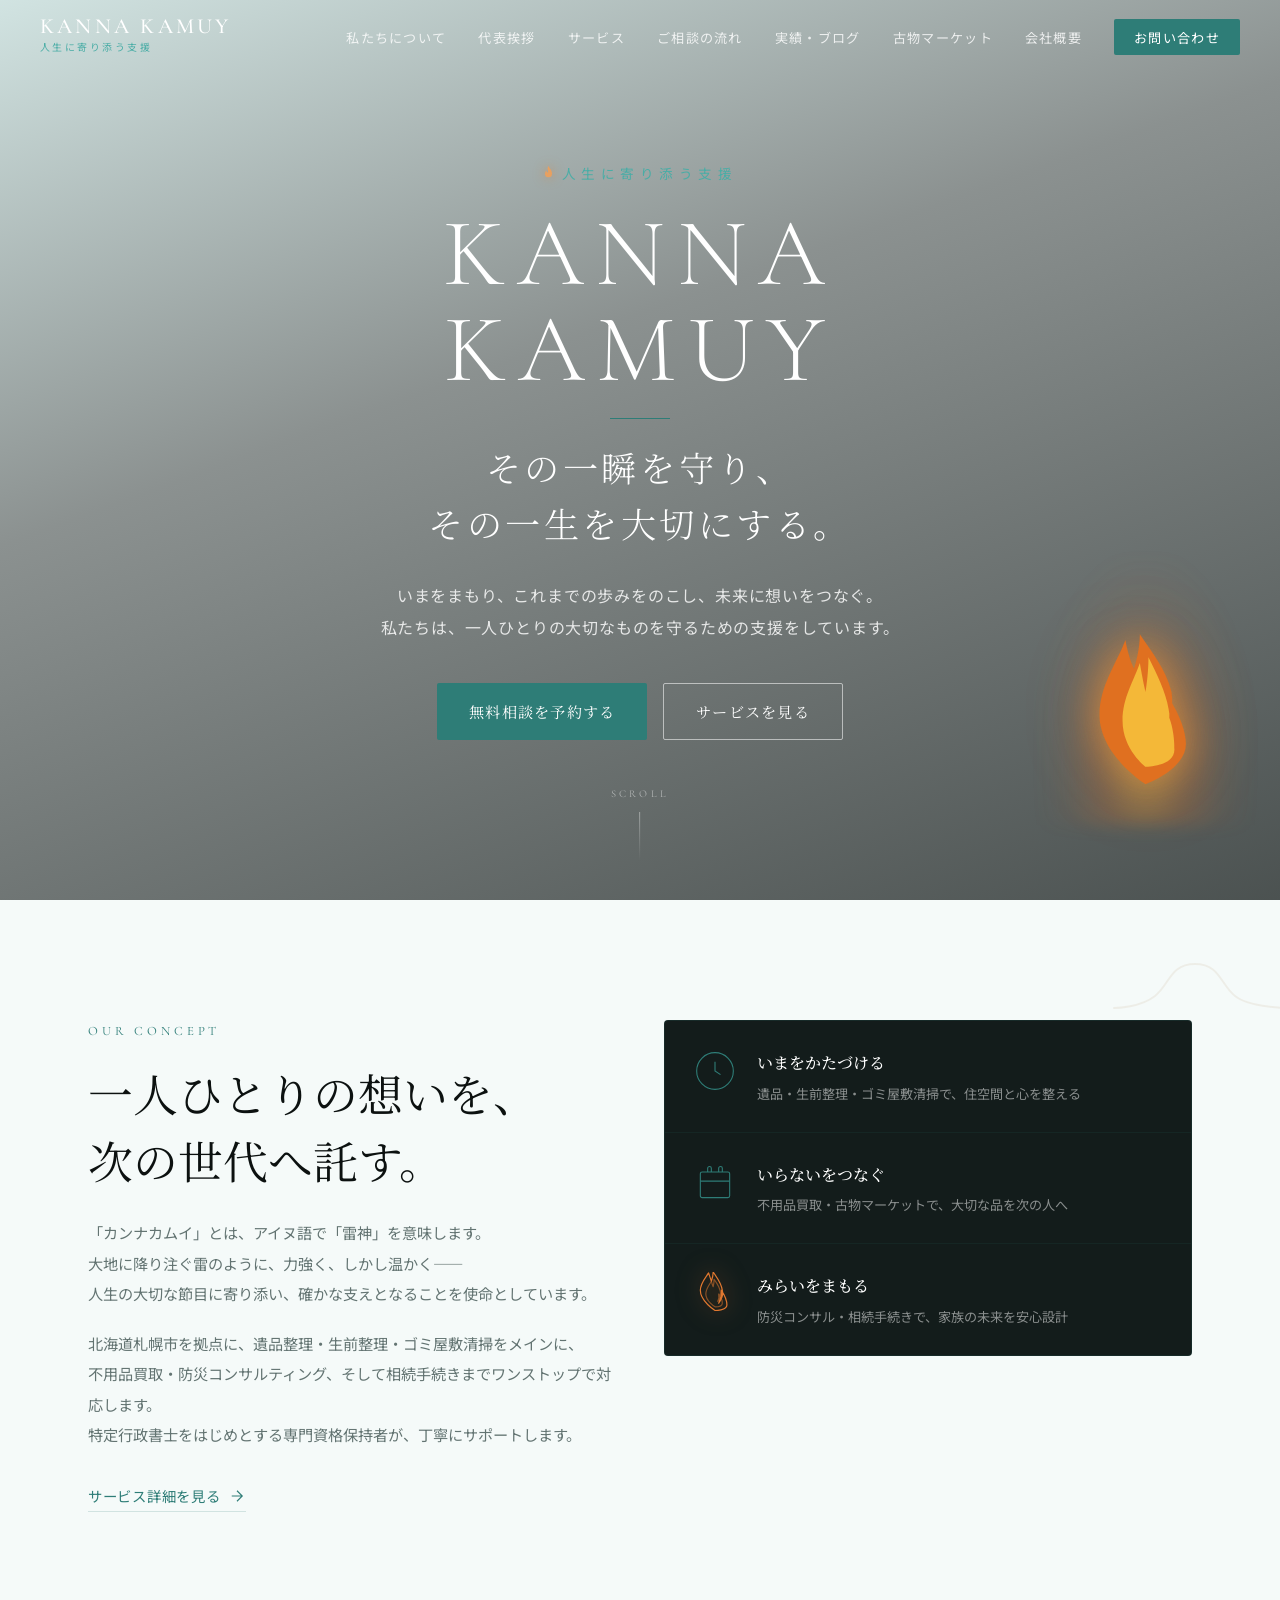
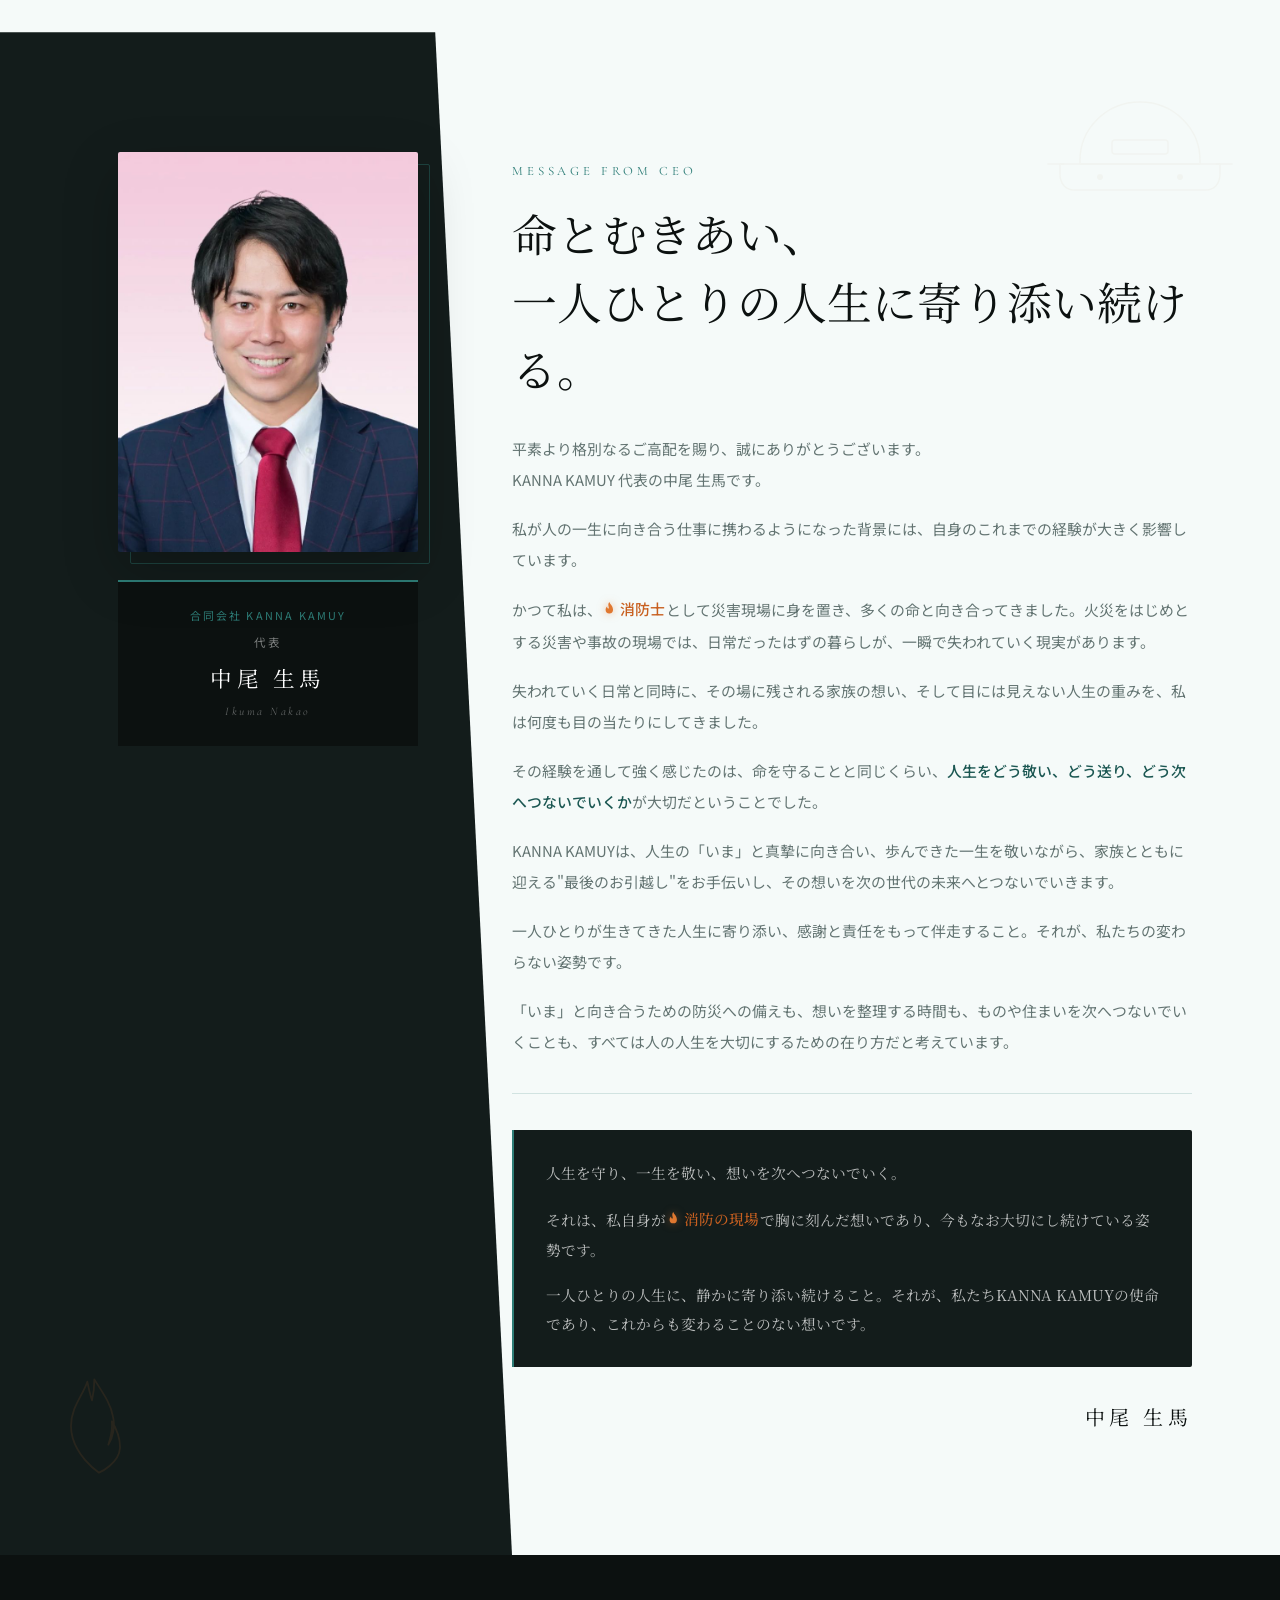
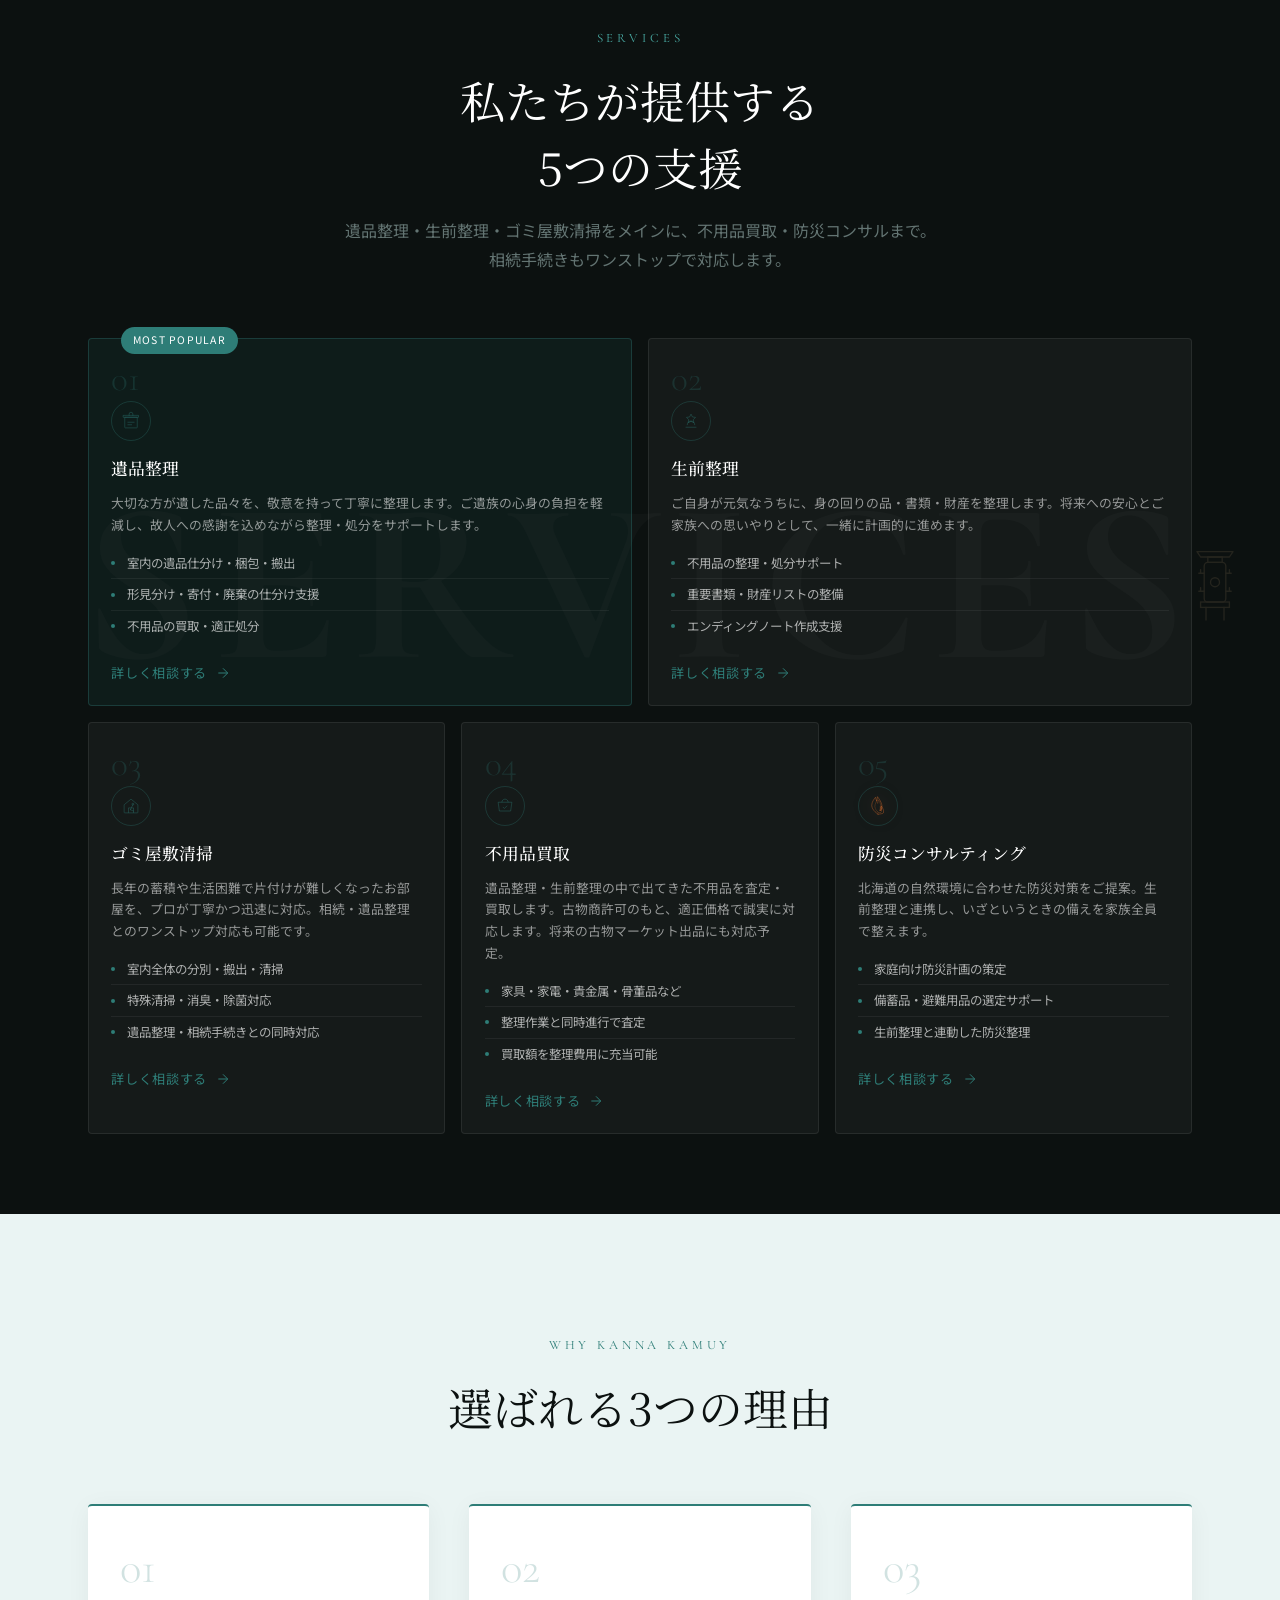
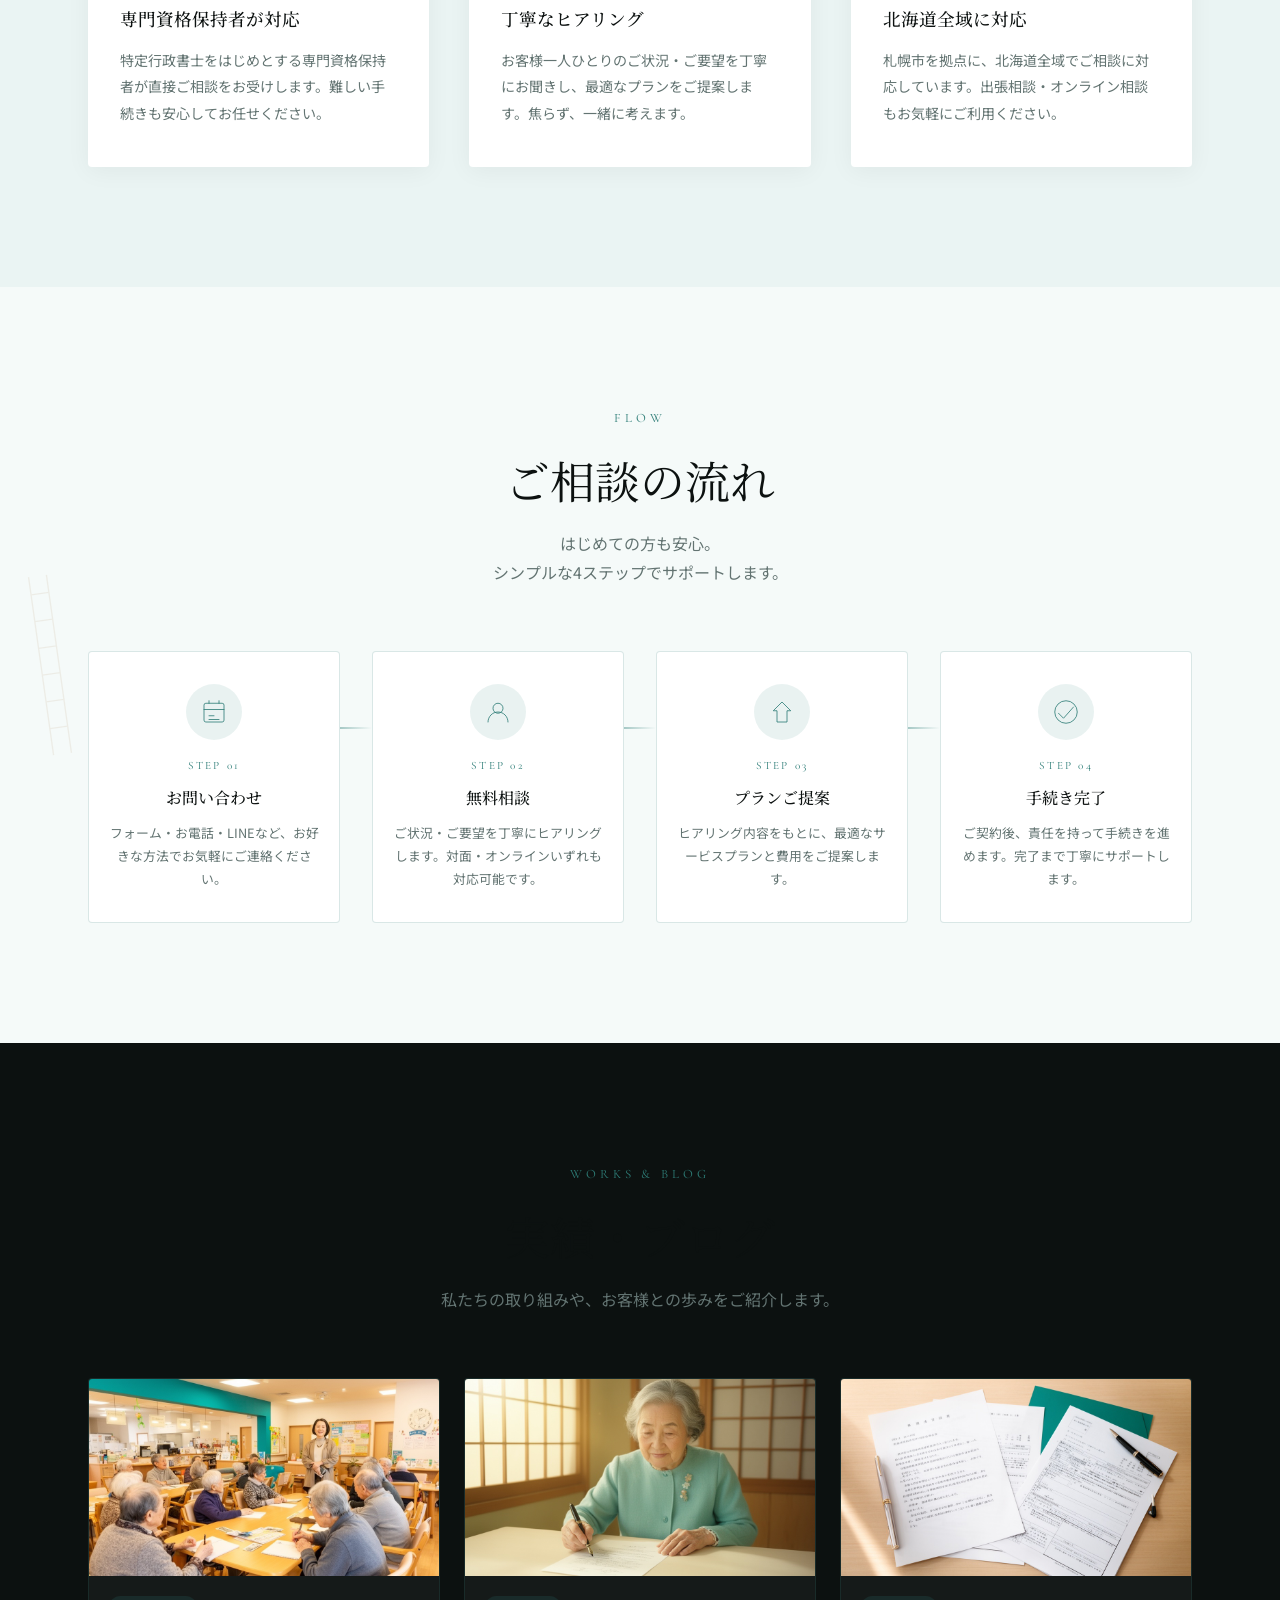
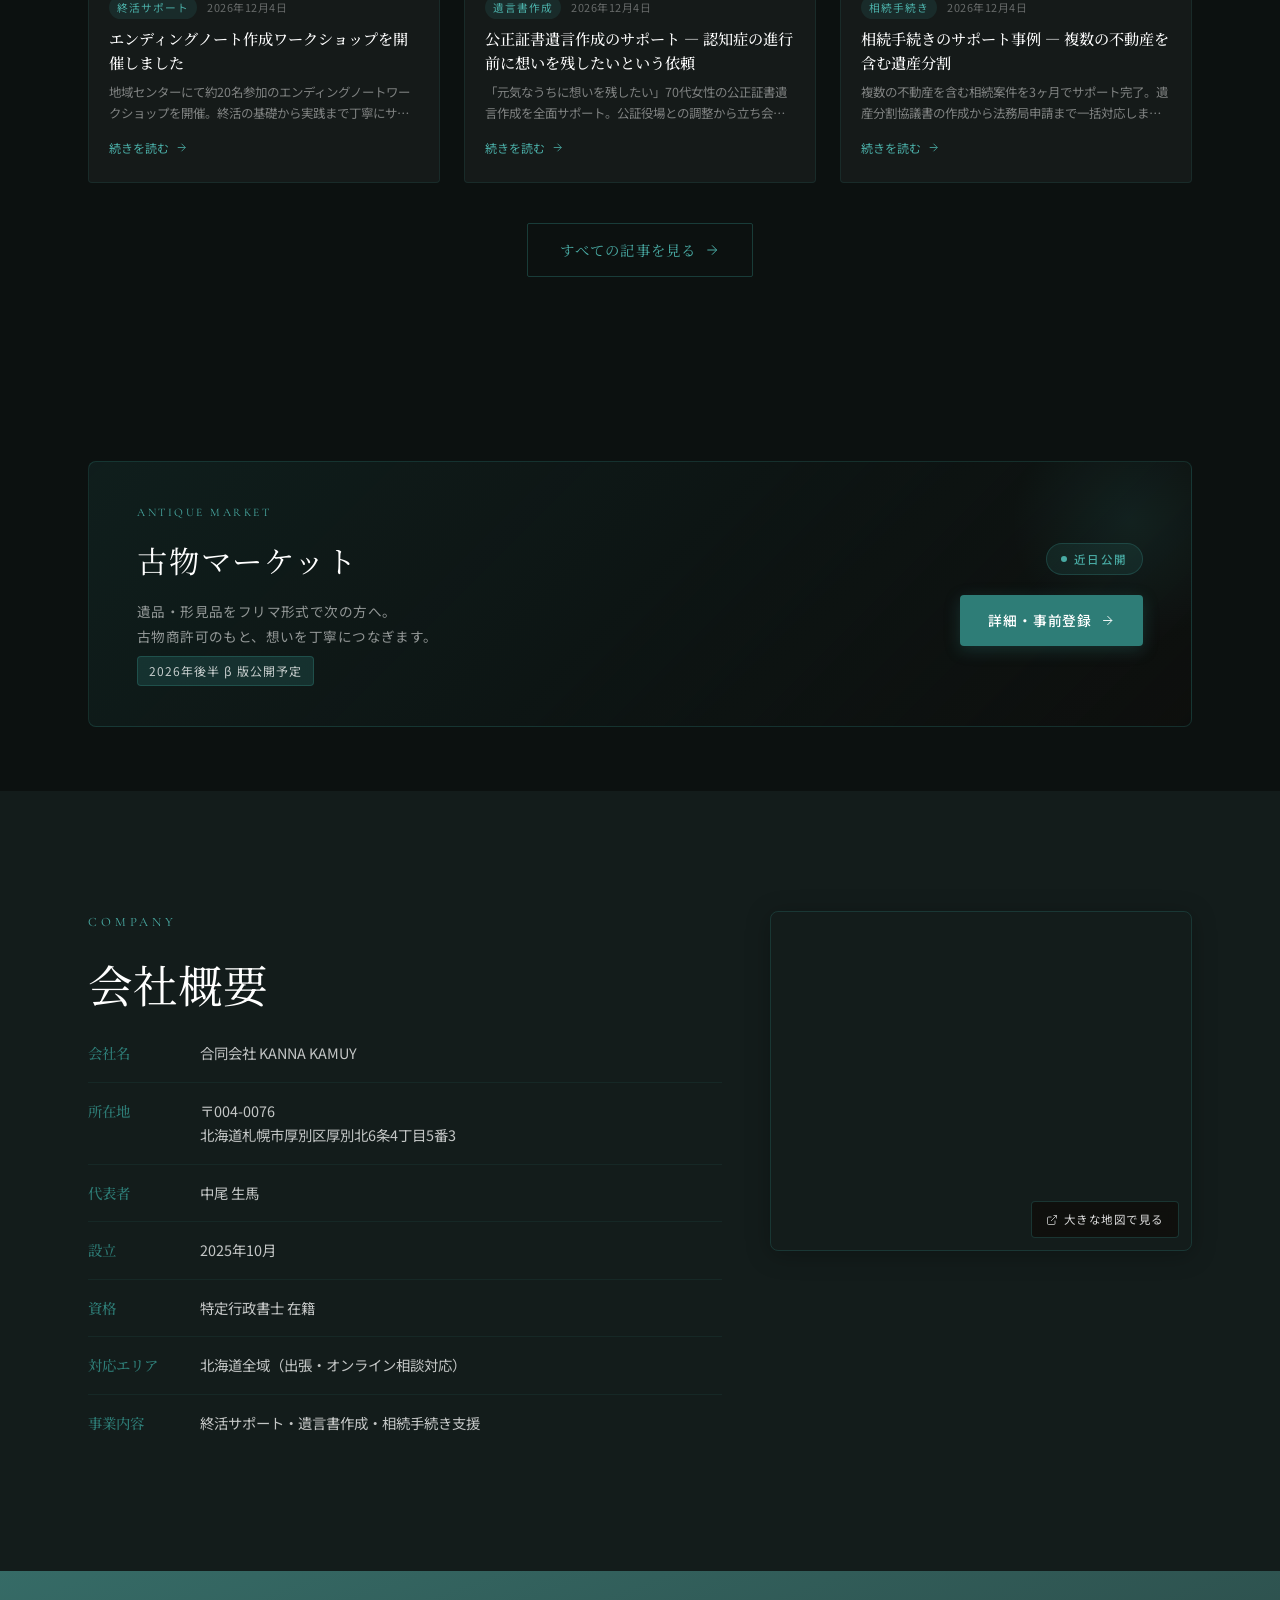
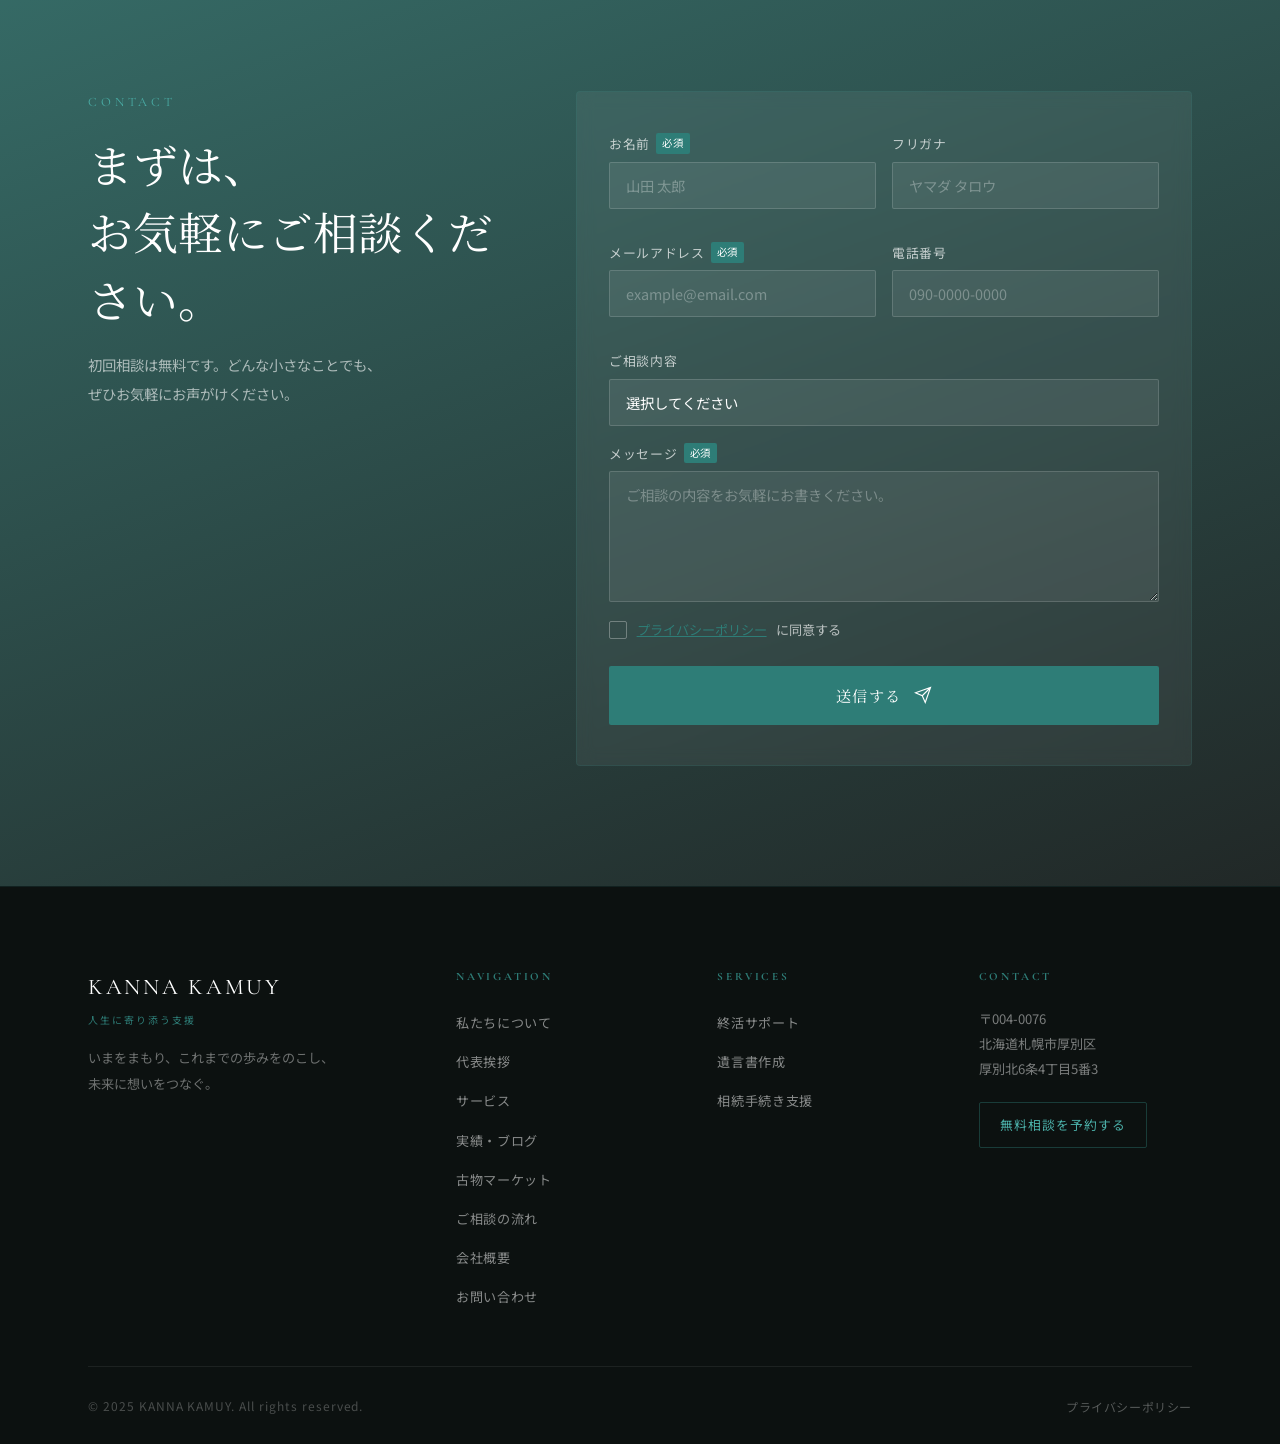
<file: index.html>
<!DOCTYPE html>
<html lang="ja">
<head>
  <meta charset="UTF-8" />
  <meta name="viewport" content="width=device-width, initial-scale=1.0" />
  <title>KANNA KAMUY | 人生に寄り添う支援</title>
  <meta name="description" content="KANNA KAMUYは、一人ひとりの想いを次の世代へ託すための支援を行っています。いまをまもり、これまでの歩みをのこし、未来に想いをつなぐ。" />
  <link rel="preconnect" href="https://fonts.googleapis.com" />
  <link rel="preconnect" href="https://fonts.gstatic.com" crossorigin />
  <link href="https://fonts.googleapis.com/css2?family=Noto+Serif+JP:wght@300;400;500;600&family=Noto+Sans+JP:wght@300;400;500&family=Cormorant+Garamond:ital,wght@0,300;0,400;0,500;1,300;1,400&display=swap" rel="stylesheet" />
  <link rel="stylesheet" href="style.css" />
</head>
<body>

  <!-- ========== HEADER ========== -->
  <header class="site-header" id="site-header">
    <div class="header-inner">
      <a href="#" class="logo">
        <span class="logo-en">KANNA KAMUY</span>
        <span class="logo-ja">人生に寄り添う支援</span>
      </a>
      <nav class="main-nav" id="main-nav">
        <ul>
          <li><a href="#about">私たちについて</a></li>
          <li><a href="#message">代表挨拶</a></li>
          <li><a href="#services">サービス</a></li>
          <li><a href="#flow">ご相談の流れ</a></li>
          <li><a href="blog/index.html">実績・ブログ</a></li>
          <li><a href="ec/index.html">古物マーケット</a></li>
          <li><a href="#company">会社概要</a></li>
          <li><a href="#contact" class="nav-cta">お問い合わせ</a></li>
        </ul>
      </nav>
      <button class="hamburger" id="hamburger" aria-label="メニュー" aria-expanded="false">
        <span></span><span></span><span></span>
      </button>
    </div>
  </header>

  <!-- ========== HERO ========== -->
  <section class="hero" id="hero">
    <!-- PC用横動画 -->
    <video
      class="hero-video hero-video--horizontal"
      autoplay
      muted
      loop
      playsinline
      preload="auto"
    >
      <source src="assets/videos/hero-horizontal.mp4" type="video/mp4" />
    </video>
    <!-- スマホ用縦動画 -->
    <video
      class="hero-video hero-video--vertical"
      autoplay
      muted
      loop
      playsinline
      preload="auto"
    >
      <source src="assets/videos/hero-vertical.mp4" type="video/mp4" />
    </video>

    <div class="hero-overlay"></div>
    <!-- ヒーロー火の粉 -->
    <div class="hero-embers" aria-hidden="true">
      <span class="h-ember"></span><span class="h-ember"></span><span class="h-ember"></span>
      <span class="h-ember"></span><span class="h-ember"></span><span class="h-ember"></span>
      <span class="h-ember"></span><span class="h-ember"></span>
    </div>

    <div class="hero-content">
      <p class="hero-eyebrow reveal-up">
        <svg class="eyebrow-flame" viewBox="0 0 14 20" aria-hidden="true">
          <path d="M7 1c1 3 4.5 5 4.5 10a4.5 4.5 0 01-9 0c0-2 1-3.5 2-4.5-0.4 2 0.8 3 2 3 0.8-2.5-2-4.5 0.5-8.5z" fill="currentColor"/>
        </svg>
        人生に寄り添う支援
      </p>
      <h1 class="hero-title reveal-up delay-1">
        <span class="hero-title-en">KANNA KAMUY</span>
        <span class="hero-title-line"></span>
        <span class="hero-title-sub">その一瞬を守り、<br>その一生を大切にする。</span>
      </h1>
      <p class="hero-desc reveal-up delay-2">
        いまをまもり、これまでの歩みをのこし、未来に想いをつなぐ。<br>
        私たちは、一人ひとりの大切なものを守るための支援をしています。
      </p>
      <div class="hero-actions reveal-up delay-3">
        <a href="#contact" class="btn btn-primary">無料相談を予約する</a>
        <a href="#services" class="btn btn-ghost">サービスを見る</a>
      </div>
    </div>

    <!-- ヒーロー炎エフェクト（動く火） -->
    <div class="hero-flame" aria-hidden="true">
      <div class="hero-flame-glow"></div>
      <svg class="hero-flame-svg" viewBox="0 0 80 112">
        <path class="flame-layer hero-flame-outer" d="M40 108 C40 108 8 88 8 60 C8 40 20 24 26 8 C28 20 32 28 32 28 C32 28 36 16 36 4 C44 16 54 28 58 44 C60 56 56 68 50 76 C54 68 58 60 56 48 C64 60 68 72 68 80 C68 98 40 108 40 108Z"/>
        <path class="flame-layer hero-flame-core" d="M40 96 C40 96 24 84 24 64 C24 48 32 36 36 24 C38 36 40 44 40 44 C40 44 42 32 42 20 C48 32 54 44 56 56 C58 64 54 76 50 84 C52 76 56 68 54 56 C60 68 60 80 60 84 C60 96 40 96 40 96Z"/>
      </svg>
    </div>

    <div class="hero-scroll-indicator">
      <span>Scroll</span>
      <div class="scroll-line"></div>
    </div>
  </section>

  <!-- ========== CONCEPT ========== -->
  <section class="concept" id="about">
    <!-- 消防モチーフ装飾：ホース -->
    <svg class="concept-decor concept-decor--hose" viewBox="0 0 200 80" aria-hidden="true">
      <path d="M4 60 C4 60 30 60 45 48 C60 36 60 16 85 16 C110 16 110 36 125 48 C140 60 180 60 180 60" fill="none" stroke="currentColor" stroke-width="2" stroke-linecap="round"/>
      <rect x="180" y="52" width="16" height="16" rx="3" fill="none" stroke="currentColor" stroke-width="2"/>
    </svg>
    <div class="container">
      <div class="concept-inner">
        <div class="concept-text">
          <p class="section-label reveal-up">Our Concept</p>
          <h2 class="section-title reveal-up delay-1">
            一人ひとりの想いを、<br>
            次の世代へ託す。
          </h2>
          <div class="concept-body reveal-up delay-2">
            <p>
              「カンナカムイ」とは、アイヌ語で「雷神」を意味します。<br>
              大地に降り注ぐ雷のように、力強く、しかし温かく——<br>
              人生の大切な節目に寄り添い、確かな支えとなることを使命としています。
            </p>
            <p>
              北海道札幌市を拠点に、遺品整理・生前整理・ゴミ屋敷清掃をメインに、<br>
              不用品買取・防災コンサルティング、そして相続手続きまでワンストップで対応します。<br>
              特定行政書士をはじめとする専門資格保持者が、丁寧にサポートします。
            </p>
          </div>
          <a href="#services" class="link-arrow reveal-up delay-3">
            サービス詳細を見る
            <svg viewBox="0 0 24 24" fill="none" stroke="currentColor" stroke-width="1.5"><path d="M5 12h14M12 5l7 7-7 7"/></svg>
          </a>
        </div>
        <div class="concept-visual reveal-right delay-1">
          <div class="concept-card">
            <div class="concept-card-item">
              <div class="concept-icon">
                <svg viewBox="0 0 48 48" fill="none" stroke="currentColor" stroke-width="1.2">
                  <circle cx="24" cy="24" r="20"/>
                  <path d="M24 14v10l6 4"/>
                </svg>
              </div>
              <div>
                <h3>いまをかたづける</h3>
                <p>遺品・生前整理・ゴミ屋敷清掃で、住空間と心を整える</p>
              </div>
            </div>
            <div class="concept-card-item">
              <div class="concept-icon">
                <svg viewBox="0 0 48 48" fill="none" stroke="currentColor" stroke-width="1.2">
                  <rect x="8" y="12" width="32" height="28" rx="2"/>
                  <path d="M16 12V8a2 2 0 014 0v4M28 12V8a2 2 0 014 0v4"/>
                  <path d="M8 22h32"/>
                </svg>
              </div>
              <div>
                <h3>いらないをつなぐ</h3>
                <p>不用品買取・古物マーケットで、大切な品を次の人へ</p>
              </div>
            </div>
            <div class="concept-card-item concept-card-item--fire">
              <div class="concept-icon concept-icon--fire">
                <svg viewBox="0 0 48 48" fill="none" stroke="currentColor" stroke-width="1.3">
                  <path d="M24 42 C24 42 8 32 8 20 C8 12 14 6 17 1 C19 7 20 10 20 10 C20 10 22 5 22 0 C26 6 31 12 32 20 C33 24 31 30 28 34 C30 30 32 26 31 20 C35 26 37 32 37 36 C37 42 24 42 24 42Z" stroke-linejoin="round" stroke-linecap="round"/>
                  <path d="M24 38 C24 38 14 32 14 24 C14 18 18 14 20 10 C21 14 22 16 22 16 C22 16 23 12 23 8 C26 12 29 16 30 22 C30 26 29 30 27 32 C28 30 29 28 28 24 C31 28 32 32 32 34 C32 38 24 38 24 38Z" stroke-linejoin="round" stroke-linecap="round" opacity="0.55"/>
                </svg>
              </div>
              <div>
                <h3>みらいをまもる</h3>
                <p>防災コンサル・相続手続きで、家族の未来を安心設計</p>
              </div>
            </div>
          </div>
        </div>
      </div>
    </div>
  </section>

  <!-- ========== MESSAGE ========== -->
  <section class="message" id="message">
    <!-- 消防モチーフ ウォーターマーク -->
    <svg class="message-watermark message-watermark--helmet" viewBox="0 0 200 130" aria-hidden="true">
      <path d="M100 10C65 10 40 38 40 68v4h120v-4C160 38 135 10 100 10z" fill="none" stroke="currentColor" stroke-width="1.5" stroke-linejoin="round"/>
      <path d="M20 72h160v10c0 10-6 16-14 16H34c-8 0-14-6-14-16v-10z" fill="none" stroke="currentColor" stroke-width="1.5" stroke-linejoin="round"/>
      <rect x="72" y="48" width="56" height="14" rx="3" fill="none" stroke="currentColor" stroke-width="1.5"/>
      <path d="M8 72h16M176 72h16" stroke="currentColor" stroke-width="1.5" stroke-linecap="round"/>
      <circle cx="60" cy="85" r="3" fill="currentColor"/>
      <circle cx="140" cy="85" r="3" fill="currentColor"/>
    </svg>
    <svg class="message-watermark message-watermark--flame" viewBox="0 0 60 84" aria-hidden="true">
      <path d="M30 82 C30 82 6 66 6 42 C6 26 16 16 20 4 C22 14 24 20 24 20 C24 20 26 12 26 2 C32 12 40 22 42 34 C44 42 42 52 38 58 C40 52 42 46 41 38 C46 46 48 54 48 60 C48 74 30 82 30 82Z"
        fill="none" stroke="currentColor" stroke-width="1.5" stroke-linejoin="round"/>
    </svg>
    <div class="container">
      <div class="message-inner">

        <!-- 左：写真＋名前 -->
        <div class="message-profile reveal-up">
          <div class="message-photo-wrap">
            <img src="assets/images/ceo.jpg" alt="代表取締役 中尾 生馬" class="message-photo" />
            <div class="message-photo-deco" aria-hidden="true"></div>
          </div>
          <div class="message-name-block">
            <p class="message-company">合同会社 KANNA KAMUY</p>
            <p class="message-role">代表</p>
            <p class="message-name-ja">中尾 生馬</p>
            <p class="message-name-en">Ikuma Nakao</p>
          </div>
        </div>

        <!-- 右：本文 -->
        <div class="message-body">
          <p class="section-label reveal-up">Message from CEO</p>
          <h2 class="section-title message-title reveal-up delay-1">
            命とむきあい、<br>
            一人ひとりの人生に<br class="sp-only">寄り添い続ける。
          </h2>

          <div class="message-text reveal-up delay-2">
            <p>平素より格別なるご高配を賜り、誠にありがとうございます。<br>KANNA KAMUY 代表の中尾 生馬です。</p>
            <p>私が人の一生に向き合う仕事に携わるようになった背景には、自身のこれまでの経験が大きく影響しています。</p>
            <p>かつて私は、<span class="flame-keyword"><svg viewBox="0 0 12 16" aria-hidden="true"><path d="M6 1c0.8 2.4 3.8 4 3.8 8a3.8 3.8 0 01-7.6 0c0-1.6 0.8-2.8 1.6-3.6-0.3 1.6 0.6 2.4 1.6 2.4 0.6-2-1.6-3.6 0.6-6.8z" fill="currentColor"/></svg>消防士</span>として災害現場に身を置き、多くの命と向き合ってきました。火災をはじめとする災害や事故の現場では、日常だったはずの暮らしが、一瞬で失われていく現実があります。</p>
            <p>失われていく日常と同時に、その場に残される家族の想い、そして目には見えない人生の重みを、私は何度も目の当たりにしてきました。</p>
            <p>その経験を通して強く感じたのは、命を守ることと同じくらい、<strong>人生をどう敬い、どう送り、どう次へつないでいくか</strong>が大切だということでした。</p>
            <p>KANNA KAMUYは、人生の「いま」と真摯に向き合い、歩んできた一生を敬いながら、家族とともに迎える"最後のお引越し"をお手伝いし、その想いを次の世代の未来へとつないでいきます。</p>
            <p>一人ひとりが生きてきた人生に寄り添い、感謝と責任をもって伴走すること。それが、私たちの変わらない姿勢です。</p>
            <p>「いま」と向き合うための防災への備えも、想いを整理する時間も、ものや住まいを次へつないでいくことも、すべては人の人生を大切にするための在り方だと考えています。</p>
          </div>

          <div class="message-closing reveal-up delay-3">
            <p>人生を守り、一生を敬い、想いを次へつないでいく。</p>
            <p>それは、私自身が<span class="flame-keyword"><svg viewBox="0 0 12 16" aria-hidden="true"><path d="M6 1c0.8 2.4 3.8 4 3.8 8a3.8 3.8 0 01-7.6 0c0-1.6 0.8-2.8 1.6-3.6-0.3 1.6 0.6 2.4 1.6 2.4 0.6-2-1.6-3.6 0.6-6.8z" fill="currentColor"/></svg>消防の現場</span>で胸に刻んだ想いであり、今もなお大切にし続けている姿勢です。</p>
            <p>一人ひとりの人生に、静かに寄り添い続けること。それが、私たちKANNA KAMUYの使命であり、これからも変わることのない想いです。</p>
          </div>

          <div class="message-sig reveal-up delay-4">
            <span class="message-sig-name">中尾 生馬</span>
          </div>
        </div>

      </div>
    </div>
  </section>


  <!-- ========== SERVICES ========== -->
  <section class="services" id="services">
    <div class="services-bg-text" aria-hidden="true">SERVICES</div>
    <!-- 消防モチーフ装飾：消火栓（コーナー） -->
    <svg class="services-decor services-decor--hydrant" viewBox="0 0 60 100" aria-hidden="true">
      <path d="M22 20h16v6h-16z" fill="none" stroke="currentColor" stroke-width="1.5"/>
      <rect x="18" y="26" width="24" height="44" rx="4" fill="none" stroke="currentColor" stroke-width="1.5"/>
      <circle cx="30" cy="48" r="5" fill="none" stroke="currentColor" stroke-width="1.5"/>
      <path d="M18 38h-6M42 38h6M18 58h-6M42 58h6" stroke="currentColor" stroke-width="1.5" stroke-linecap="round"/>
      <path d="M14 38v-4M46 38v-4M14 58v-4M46 58v-4" stroke="currentColor" stroke-width="1.5" stroke-linecap="round"/>
      <rect x="14" y="70" width="32" height="6" fill="none" stroke="currentColor" stroke-width="1.5"/>
      <path d="M20 76v14M40 76v14" stroke="currentColor" stroke-width="1.5" stroke-linecap="round"/>
      <path d="M10 14h40l-4 6H14z" fill="none" stroke="currentColor" stroke-width="1.5" stroke-linejoin="round"/>
    </svg>
    <div class="container">
      <div class="section-header">
        <p class="section-label reveal-up">Services</p>
        <h2 class="section-title reveal-up delay-1">私たちが提供する<br>5つの支援</h2>
        <p class="section-sub services-sub reveal-up delay-2">遺品整理・生前整理・ゴミ屋敷清掃をメインに、不用品買取・防災コンサルまで。<br class="pc-only">相続手続きもワンストップで対応します。</p>
      </div>

      <div class="services-grid">

        <!-- Service 1 -->
        <div class="service-card service-card--featured reveal-up delay-1">
          <div class="service-badge">Most Popular</div>
          <div class="service-number">01</div>
          <div class="service-icon-wrap">
            <svg class="service-icon" viewBox="0 0 64 64" fill="none" stroke="currentColor" stroke-width="1.2">
              <path d="M12 20h40v32a2 2 0 01-2 2H14a2 2 0 01-2-2V20z"/>
              <path d="M8 14h48v6H8zM26 14v-4a6 6 0 1112 0v4" stroke-linecap="round" stroke-linejoin="round"/>
              <path d="M22 36h20M22 44h12" stroke-linecap="round"/>
            </svg>
          </div>
          <h3 class="service-title">遺品整理</h3>
          <p class="service-desc">
            大切な方が遺した品々を、敬意を持って丁寧に整理します。ご遺族の心身の負担を軽減し、故人への感謝を込めながら整理・処分をサポートします。
          </p>
          <ul class="service-list">
            <li>室内の遺品仕分け・梱包・搬出</li>
            <li>形見分け・寄付・廃棄の仕分け支援</li>
            <li>不用品の買取・適正処分</li>
          </ul>
          <a href="#contact" class="service-link">
            詳しく相談する
            <svg viewBox="0 0 24 24" fill="none" stroke="currentColor" stroke-width="1.5"><path d="M5 12h14M12 5l7 7-7 7"/></svg>
          </a>
        </div>

        <!-- Service 2 -->
        <div class="service-card reveal-up delay-2">
          <div class="service-number">02</div>
          <div class="service-icon-wrap">
            <svg class="service-icon" viewBox="0 0 64 64" fill="none" stroke="currentColor" stroke-width="1.2">
              <path d="M32 10l4.5 9 10 1.5-7.2 7 1.7 10L32 33l-9 4.5 1.7-10-7.2-7 10-1.5z" stroke-linejoin="round"/>
              <path d="M16 52h32M20 44c0-6.627 5.373-12 12-12s12 5.373 12 12" stroke-linecap="round"/>
            </svg>
          </div>
          <h3 class="service-title">生前整理</h3>
          <p class="service-desc">
            ご自身が元気なうちに、身の回りの品・書類・財産を整理します。将来への安心とご家族への思いやりとして、一緒に計画的に進めます。
          </p>
          <ul class="service-list">
            <li>不用品の整理・処分サポート</li>
            <li>重要書類・財産リストの整備</li>
            <li>エンディングノート作成支援</li>
          </ul>
          <a href="#contact" class="service-link">
            詳しく相談する
            <svg viewBox="0 0 24 24" fill="none" stroke="currentColor" stroke-width="1.5"><path d="M5 12h14M12 5l7 7-7 7"/></svg>
          </a>
        </div>

        <!-- Service 3 -->
        <div class="service-card reveal-up delay-3">
          <div class="service-number">03</div>
          <div class="service-icon-wrap">
            <svg class="service-icon" viewBox="0 0 64 64" fill="none" stroke="currentColor" stroke-width="1.2">
              <!-- 家＋ほうき／清掃アイコン -->
              <path d="M10 28L32 10l22 18v24a2 2 0 01-2 2H12a2 2 0 01-2-2V28z" stroke-linejoin="round"/>
              <path d="M24 54V38h16v16" stroke-linejoin="round"/>
              <path d="M38 28l-8 16" stroke-linecap="round"/>
              <path d="M30 44l10 4" stroke-linecap="round"/>
              <circle cx="38" cy="26" r="3" fill="none"/>
            </svg>
          </div>
          <h3 class="service-title">ゴミ屋敷清掃</h3>
          <p class="service-desc">
            長年の蓄積や生活困難で片付けが難しくなったお部屋を、プロが丁寧かつ迅速に対応。相続・遺品整理とのワンストップ対応も可能です。
          </p>
          <ul class="service-list">
            <li>室内全体の分別・搬出・清掃</li>
            <li>特殊清掃・消臭・除菌対応</li>
            <li>遺品整理・相続手続きとの同時対応</li>
          </ul>
          <a href="#contact" class="service-link">
            詳しく相談する
            <svg viewBox="0 0 24 24" fill="none" stroke="currentColor" stroke-width="1.5"><path d="M5 12h14M12 5l7 7-7 7"/></svg>
          </a>
        </div>

        <!-- Service 4 -->
        <div class="service-card reveal-up delay-1">
          <div class="service-number">04</div>
          <div class="service-icon-wrap">
            <svg class="service-icon" viewBox="0 0 64 64" fill="none" stroke="currentColor" stroke-width="1.2">
              <path d="M10 20h44l-4 28H14L10 20z" stroke-linejoin="round"/>
              <path d="M22 20c0-5.523 4.477-10 10-10s10 4.477 10 10"/>
              <path d="M26 36l4 4 8-8" stroke-linecap="round" stroke-linejoin="round"/>
            </svg>
          </div>
          <h3 class="service-title">不用品買取</h3>
          <p class="service-desc">
            遺品整理・生前整理の中で出てきた不用品を査定・買取します。古物商許可のもと、適正価格で誠実に対応します。将来の古物マーケット出品にも対応予定。
          </p>
          <ul class="service-list">
            <li>家具・家電・貴金属・骨董品など</li>
            <li>整理作業と同時進行で査定</li>
            <li>買取額を整理費用に充当可能</li>
          </ul>
          <a href="#contact" class="service-link">
            詳しく相談する
            <svg viewBox="0 0 24 24" fill="none" stroke="currentColor" stroke-width="1.5"><path d="M5 12h14M12 5l7 7-7 7"/></svg>
          </a>
        </div>

        <!-- Service 5 -->
        <div class="service-card service-card--fire reveal-up delay-2">
          <div class="service-number">05</div>
          <div class="service-icon-wrap">
            <svg class="service-icon service-icon--fire" viewBox="0 0 64 64" fill="none" stroke="currentColor" stroke-width="1.2">
              <!-- 炎シルエット -->
              <path d="M32 58C32 58 12 46 12 30C12 18 20 10 24 4C26 12 28 16 28 16C28 16 30 8 30 2C36 10 42 18 44 28C46 34 44 42 40 48C42 44 44 38 42 32C48 38 50 46 50 52C50 58 32 58 32 58Z"
                stroke-linejoin="round" stroke-linecap="round"/>
              <!-- 内炎 -->
              <path d="M32 52C32 52 22 44 22 34C22 26 26 20 28 14C29 20 31 24 31 24C31 24 33 18 33 12C37 18 40 24 41 32C42 37 40 44 37 48C38 44 40 40 39 34C42 40 43 46 43 50C43 56 32 52 32 52Z"
                stroke-linejoin="round" stroke-linecap="round" opacity="0.6"/>
            </svg>
          </div>
          <h3 class="service-title">防災コンサルティング</h3>
          <p class="service-desc">
            北海道の自然環境に合わせた防災対策をご提案。生前整理と連携し、いざというときの備えを家族全員で整えます。
          </p>
          <ul class="service-list">
            <li>家庭向け防災計画の策定</li>
            <li>備蓄品・避難用品の選定サポート</li>
            <li>生前整理と連動した防災整理</li>
          </ul>
          <a href="#contact" class="service-link">
            詳しく相談する
            <svg viewBox="0 0 24 24" fill="none" stroke="currentColor" stroke-width="1.5"><path d="M5 12h14M12 5l7 7-7 7"/></svg>
          </a>
        </div>

      </div>
    </div>
  </section>

  <!-- ========== FEATURES ========== -->
  <section class="features">
    <div class="container">
      <div class="section-header">
        <p class="section-label reveal-up">Why KANNA KAMUY</p>
        <h2 class="section-title reveal-up delay-1">選ばれる3つの理由</h2>
      </div>
      <div class="features-grid">
        <div class="feature-item reveal-up delay-1">
          <div class="feature-num">01</div>
          <h3>専門資格保持者が対応</h3>
          <p>特定行政書士をはじめとする専門資格保持者が直接ご相談をお受けします。難しい手続きも安心してお任せください。</p>
        </div>
        <div class="feature-item reveal-up delay-2">
          <div class="feature-num">02</div>
          <h3>丁寧なヒアリング</h3>
          <p>お客様一人ひとりのご状況・ご要望を丁寧にお聞きし、最適なプランをご提案します。焦らず、一緒に考えます。</p>
        </div>
        <div class="feature-item reveal-up delay-3">
          <div class="feature-num">03</div>
          <h3>北海道全域に対応</h3>
          <p>札幌市を拠点に、北海道全域でご相談に対応しています。出張相談・オンライン相談もお気軽にご利用ください。</p>
        </div>
      </div>
    </div>
  </section>

  <!-- ========== FLOW ========== -->
  <section class="flow" id="flow">
    <!-- 消防モチーフ装飾：梯子 -->
    <svg class="flow-decor flow-decor--ladder" viewBox="0 0 40 200" aria-hidden="true">
      <line x1="10" y1="0" x2="10" y2="200" stroke="currentColor" stroke-width="1.5"/>
      <line x1="30" y1="0" x2="30" y2="200" stroke="currentColor" stroke-width="1.5"/>
      <line x1="10" y1="20" x2="30" y2="20" stroke="currentColor" stroke-width="1.5"/>
      <line x1="10" y1="50" x2="30" y2="50" stroke="currentColor" stroke-width="1.5"/>
      <line x1="10" y1="80" x2="30" y2="80" stroke="currentColor" stroke-width="1.5"/>
      <line x1="10" y1="110" x2="30" y2="110" stroke="currentColor" stroke-width="1.5"/>
      <line x1="10" y1="140" x2="30" y2="140" stroke="currentColor" stroke-width="1.5"/>
      <line x1="10" y1="170" x2="30" y2="170" stroke="currentColor" stroke-width="1.5"/>
    </svg>
    <div class="container">
      <div class="section-header">
        <p class="section-label reveal-up">Flow</p>
        <h2 class="section-title reveal-up delay-1">ご相談の流れ</h2>
        <p class="section-sub reveal-up delay-2">はじめての方も安心。<br>シンプルな4ステップでサポートします。</p>
      </div>
      <div class="flow-steps">
        <div class="flow-step reveal-up delay-1">
          <div class="flow-step-icon">
            <svg viewBox="0 0 48 48" fill="none" stroke="currentColor" stroke-width="1.3">
              <rect x="8" y="10" width="32" height="30" rx="3"/>
              <path d="M16 10V6M32 10V6" stroke-linecap="round"/>
              <path d="M8 20h32M16 30h8M16 36h16" stroke-linecap="round"/>
            </svg>
          </div>
          <div class="flow-step-num">Step 01</div>
          <h3>お問い合わせ</h3>
          <p>フォーム・お電話・LINEなど、お好きな方法でお気軽にご連絡ください。</p>
        </div>
        <div class="flow-connector" aria-hidden="true"></div>
        <div class="flow-step reveal-up delay-2">
          <div class="flow-step-icon">
            <svg viewBox="0 0 48 48" fill="none" stroke="currentColor" stroke-width="1.3">
              <circle cx="24" cy="18" r="8"/>
              <path d="M8 40c0-8.837 7.163-16 16-16s16 7.163 16 16" stroke-linecap="round"/>
            </svg>
          </div>
          <div class="flow-step-num">Step 02</div>
          <h3>無料相談</h3>
          <p>ご状況・ご要望を丁寧にヒアリングします。対面・オンラインいずれも対応可能です。</p>
        </div>
        <div class="flow-connector" aria-hidden="true"></div>
        <div class="flow-step reveal-up delay-3">
          <div class="flow-step-icon">
            <svg viewBox="0 0 48 48" fill="none" stroke="currentColor" stroke-width="1.3">
              <path d="M24 8L10 22h6v18h16V22h6z"/>
            </svg>
          </div>
          <div class="flow-step-num">Step 03</div>
          <h3>プランご提案</h3>
          <p>ヒアリング内容をもとに、最適なサービスプランと費用をご提案します。</p>
        </div>
        <div class="flow-connector" aria-hidden="true"></div>
        <div class="flow-step reveal-up delay-4">
          <div class="flow-step-icon">
            <svg viewBox="0 0 48 48" fill="none" stroke="currentColor" stroke-width="1.3">
              <path d="M12 26l8 8 16-18" stroke-linecap="round" stroke-linejoin="round"/>
              <circle cx="24" cy="24" r="18"/>
            </svg>
          </div>
          <div class="flow-step-num">Step 04</div>
          <h3>手続き完了</h3>
          <p>ご契約後、責任を持って手続きを進めます。完了まで丁寧にサポートします。</p>
        </div>
      </div>
    </div>
  </section>

  <!-- ========== BLOG ========== -->
  <section class="blog-section" id="blog">
    <div class="container">
      <div class="section-header">
        <p class="section-label reveal-up">Works &amp; Blog</p>
        <h2 class="section-title reveal-up delay-1">実績・ブログ</h2>
        <p class="section-sub reveal-up delay-2">私たちの取り組みや、お客様との歩みをご紹介します。</p>
      </div>

      <div class="blog-section-grid" id="home-blog-grid">
        <!-- JSで最新3件を挿入 -->
        <div class="blog-section-loading">読み込み中...</div>
      </div>

      <div class="blog-section-more reveal-up delay-3">
        <a href="blog/index.html" class="btn btn-ghost-dark">
          すべての記事を見る
          <svg viewBox="0 0 24 24" fill="none" stroke="currentColor" stroke-width="1.5"><path d="M5 12h14M12 5l7 7-7 7"/></svg>
        </a>
      </div>
    </div>
  </section>

  <!-- ========== EC BANNER ========== -->
  <section class="ec-banner-section">
    <div class="container">
      <div class="ec-banner reveal-up">
        <div class="ec-banner-left">
          <p class="ec-banner-label">Antique Market</p>
          <h2 class="ec-banner-title">古物マーケット</h2>
          <p class="ec-banner-desc">遺品・形見品をフリマ形式で次の方へ。<br>古物商許可のもと、想いを丁寧につなぎます。<br><span class="ec-banner-release">2026年後半 β 版公開予定</span></p>
        </div>
        <div class="ec-banner-right">
          <div class="ec-banner-badge">
            <span class="ec-banner-dot"></span>
            近日公開
          </div>
          <a href="ec/index.html" class="ec-banner-btn">
            詳細・事前登録
            <svg viewBox="0 0 24 24" fill="none" stroke="currentColor" stroke-width="1.5"><path d="M5 12h14M12 5l7 7-7 7"/></svg>
          </a>
        </div>
      </div>
    </div>
  </section>

  <!-- ========== COMPANY ========== -->
  <section class="company" id="company">
    <div class="container">
      <div class="company-inner">
        <div class="company-text">
          <p class="section-label reveal-up">Company</p>
          <h2 class="section-title reveal-up delay-1">会社概要</h2>
          <table class="company-table reveal-up delay-2">
            <tr>
              <th>会社名</th>
              <td>合同会社 KANNA KAMUY</td>
            </tr>
            <tr>
              <th>所在地</th>
              <td>〒004-0076<br>北海道札幌市厚別区厚別北6条4丁目5番3</td>
            </tr>
            <tr>
              <th>代表者</th>
              <td>中尾 生馬</td>
            </tr>
            <tr>
              <th>設立</th>
              <td>2025年10月</td>
            </tr>
            <tr>
              <th>資格</th>
              <td>特定行政書士 在籍</td>
            </tr>
            <tr>
              <th>対応エリア</th>
              <td>北海道全域（出張・オンライン相談対応）</td>
            </tr>
            <tr>
              <th>事業内容</th>
              <td>終活サポート・遺言書作成・相続手続き支援</td>
            </tr>
          </table>
        </div>
        <div class="company-map reveal-right delay-2">
          <div class="map-embed-wrap">
            <iframe
              class="map-iframe"
              src="https://www.google.com/maps/embed?pb=!1m18!1m12!1m3!1d2917.423!2d141.4271!3d43.0682!2m3!1f0!2f0!3f0!3m2!1i1024!2i768!4f13.1!3m3!1m2!1s0x5f0b2976c0000001%3A0x0!2z5YyX5rW36YGT5pyt5bed5Yy65Y6a5Yy65YyX6KW_77yW5p2h77yU5LiB55uu77yV55Wq77yT!5e0!3m2!1sja!2sjp!4v1709999999999"
              width="100%"
              height="100%"
              style="border:0;"
              allowfullscreen=""
              loading="lazy"
              referrerpolicy="no-referrer-when-downgrade"
              title="KANNA KAMUY 所在地 — 北海道札幌市厚別区厚別北6条4丁目5番3"
            ></iframe>
            <a href="https://maps.google.com/?q=北海道札幌市厚別区厚別北6条4丁目5番3" target="_blank" rel="noopener" class="map-open-link">
              <svg viewBox="0 0 24 24" fill="none" stroke="currentColor" stroke-width="1.5"><path d="M18 13v6a2 2 0 01-2 2H5a2 2 0 01-2-2V8a2 2 0 012-2h6M15 3h6v6M10 14L21 3"/></svg>
              大きな地図で見る
            </a>
          </div>
        </div>
      </div>
    </div>
  </section>

  <!-- ========== CONTACT ========== -->
  <section class="contact" id="contact">
    <div class="contact-bg-video">
      <video class="contact-video contact-video--horizontal" autoplay muted loop playsinline>
        <source src="assets/videos/hero-horizontal.mp4" type="video/mp4" />
      </video>
      <video class="contact-video contact-video--vertical" autoplay muted loop playsinline>
        <source src="assets/videos/hero-vertical.mp4" type="video/mp4" />
      </video>
      <div class="contact-overlay"></div>
    </div>
    <div class="container">
      <div class="contact-inner">
        <div class="contact-heading reveal-up">
          <p class="section-label section-label--light">Contact</p>
          <h2 class="section-title section-title--light">まずは、<br>お気軽にご相談ください。</h2>
          <p class="contact-sub">初回相談は無料です。どんな小さなことでも、<br>ぜひお気軽にお声がけください。</p>
        </div>
        <form class="contact-form reveal-up delay-2" id="contact-form" novalidate>
          <div class="form-row">
            <div class="form-group">
              <label for="name">お名前 <span class="required">必須</span></label>
              <input type="text" id="name" name="name" placeholder="山田 太郎" required />
            </div>
            <div class="form-group">
              <label for="kana">フリガナ</label>
              <input type="text" id="kana" name="kana" placeholder="ヤマダ タロウ" />
            </div>
          </div>
          <div class="form-row">
            <div class="form-group">
              <label for="email">メールアドレス <span class="required">必須</span></label>
              <input type="email" id="email" name="email" placeholder="example@email.com" required />
            </div>
            <div class="form-group">
              <label for="tel">電話番号</label>
              <input type="tel" id="tel" name="tel" placeholder="090-0000-0000" />
            </div>
          </div>
          <div class="form-group">
            <label for="service">ご相談内容</label>
            <select id="service" name="service">
              <option value="">選択してください</option>
              <option value="shukatsu">終活サポート</option>
              <option value="yuigon">遺言書作成</option>
              <option value="sozoku">相続手続き支援</option>
              <option value="other">その他</option>
            </select>
          </div>
          <div class="form-group">
            <label for="message">メッセージ <span class="required">必須</span></label>
            <textarea id="message" name="message" rows="5" placeholder="ご相談の内容をお気軽にお書きください。" required></textarea>
          </div>
          <div class="form-privacy">
            <label class="checkbox-label">
              <input type="checkbox" id="privacy" name="privacy" required />
              <span class="checkmark"></span>
              <a href="privacy.html" class="privacy-modal-trigger" target="_blank" rel="noopener">プライバシーポリシー</a>に同意する
            </label>
          </div>
          <button type="submit" class="btn btn-submit">
            <span class="btn-text">送信する</span>
            <svg viewBox="0 0 24 24" fill="none" stroke="currentColor" stroke-width="1.5"><path d="M22 2L11 13M22 2l-7 20-4-9-9-4 20-7z"/></svg>
          </button>
          <div class="form-success" id="form-success" aria-live="polite">
            <svg viewBox="0 0 48 48" fill="none" stroke="currentColor" stroke-width="1.5"><circle cx="24" cy="24" r="20"/><path d="M14 24l8 8 12-14" stroke-linecap="round" stroke-linejoin="round"/></svg>
            <p>送信しました。<br>2営業日以内にご連絡いたします。</p>
          </div>
        </form>
      </div>
    </div>
  </section>

  <!-- ========== FOOTER ========== -->
  <footer class="site-footer">
    <div class="container">
      <div class="footer-inner">
        <div class="footer-brand">
          <p class="footer-logo-en">KANNA KAMUY</p>
          <p class="footer-logo-ja">人生に寄り添う支援</p>
          <p class="footer-tagline">いまをまもり、これまでの歩みをのこし、<br>未来に想いをつなぐ。</p>
        </div>
        <div class="footer-nav">
          <h4>Navigation</h4>
          <ul>
            <li><a href="#about">私たちについて</a></li>
            <li><a href="#message">代表挨拶</a></li>
            <li><a href="#services">サービス</a></li>
            <li><a href="blog/index.html">実績・ブログ</a></li>
            <li><a href="ec/index.html">古物マーケット</a></li>
            <li><a href="#flow">ご相談の流れ</a></li>
            <li><a href="#company">会社概要</a></li>
            <li><a href="#contact">お問い合わせ</a></li>
          </ul>
        </div>
        <div class="footer-services">
          <h4>Services</h4>
          <ul>
            <li><a href="#services">終活サポート</a></li>
            <li><a href="#services">遺言書作成</a></li>
            <li><a href="#services">相続手続き支援</a></li>
          </ul>
        </div>
        <div class="footer-contact">
          <h4>Contact</h4>
          <p>〒004-0076<br>北海道札幌市厚別区<br>厚別北6条4丁目5番3</p>
          <a href="#contact" class="footer-cta">無料相談を予約する</a>
        </div>
      </div>
      <div class="footer-bottom">
        <p>&copy; 2025 KANNA KAMUY. All rights reserved.</p>
        <div class="footer-links">
          <a href="privacy.html">プライバシーポリシー</a>
        </div>
      </div>
    </div>
  </footer>

  <!-- トップへ戻るボタン -->
  <button class="back-to-top" id="back-to-top" aria-label="トップへ戻る">
    <svg viewBox="0 0 24 24" fill="none" stroke="currentColor" stroke-width="1.5"><path d="M12 19V5M5 12l7-7 7 7"/></svg>
  </button>

  <!-- ========== プライバシーポリシー モーダル ========== -->
  <div class="privacy-modal" id="privacy-modal" role="dialog" aria-modal="true" aria-labelledby="privacy-modal-title" aria-hidden="true">
    <div class="privacy-modal-backdrop" data-privacy-close></div>
    <div class="privacy-modal-dialog" role="document">
      <button type="button" class="privacy-modal-close" data-privacy-close aria-label="閉じる">×</button>
      <div class="privacy-modal-body">
        <p class="pm-eyebrow">Privacy Policy</p>
        <h2 class="pm-title" id="privacy-modal-title">プライバシーポリシー</h2>
        <p class="pm-lead">合同会社KANNA KAMUY（以下「当社」といいます。）は、利用者に関する情報を以下のとおり取り扱います。</p>

        <section class="pm-section">
          <h3>第1条 個人情報の収集</h3>
          <p>当社は、個人情報の保護に関する法律及びその他関連する法令等を遵守し、個人情報の適切な取扱い及び保護に努めます。</p>
        </section>

        <section class="pm-section">
          <h3>第2条 個人情報の利用目的</h3>
          <p>当社は、お客様からご提供いただいた個人情報を以下の目的で利用いたします。</p>
          <ul>
            <li>商品・サービスの提供</li>
            <li>お問い合わせへの対応</li>
            <li>新商品・サービスのご案内</li>
            <li>アンケート調査などの実施</li>
          </ul>
        </section>

        <section class="pm-section">
          <h3>第3条 個人情報の管理</h3>
          <p>当社は、ユーザーから取得した個人情報の管理について、以下を徹底します。</p>
          <ul>
            <li>情報の正確性の確保</li>
            <li>安全管理措置</li>
            <li>個人情報管理の委託先の監督</li>
            <li>個人情報の保存期間を設定し期間終了後は廃棄</li>
          </ul>
        </section>

        <section class="pm-section">
          <h3>第4条 個人情報の第三者への提供</h3>
          <p>当社は、取得した個人情報を、第三者に提供することはありません。また、今後、第三者提供を行う場合は、提供する情報と目的を提示し、ユーザーの同意を得た場合のみ行います。</p>
        </section>

        <section class="pm-section">
          <h3>第5条 個人情報の共同利用</h3>
          <p>当社は、ユーザーの個人情報に関して以下のとおり共同利用することがあります。</p>
          <dl class="pm-dl">
            <dt>共同利用する個人情報の項目</dt>
            <dd>氏名、住所、電話番号、メールアドレス、その他お問合せ・申込時にご提供いただいた情報</dd>
            <dt>共同利用する者の範囲</dt>
            <dd>当社と業務上の提携関係にある事業者、関係会社、業務委託先</dd>
            <dt>利用目的</dt>
            <dd>・お問い合わせへの対応<br>・サービスの提供および業務の適切な遂行<br>・ご依頼内容に応じた連携事業者からの連絡<br>・サービス向上および管理のため</dd>
            <dt>個人情報の管理について責任を有する者</dt>
            <dd>合同会社KANNA KAMUY<br>代表社員　中尾　生馬<br>住所：北海道札幌市厚別区厚別北６条４丁目５番３号</dd>
          </dl>
        </section>

        <section class="pm-section">
          <h3>第6条 個人情報の開示・訂正・利用停止</h3>
          <p>個人情報について、開示、訂正、利用停止等のお申し出があった場合には、本人の申し出であることを確認の上、当事務所所定の方法に基づき対応致します。具体的な方法は、個別にご案内しますので、下記受付窓口までお問い合わせください。</p>
        </section>

        <section class="pm-section">
          <h3>第7条 お問い合わせ先</h3>
          <p>個人情報の取扱いに関するお問い合わせは、以下の窓口までご連絡ください。</p>
          <p class="pm-tel">📞 070-8458-0243</p>
        </section>
      </div>
      <div class="privacy-modal-footer">
        <button type="button" class="pm-btn-close" data-privacy-close>閉じる</button>
      </div>
    </div>
  </div>

  <script src="assets/js/store.js"></script>
  <script src="main.js"></script>
</body>
</html>
</file>
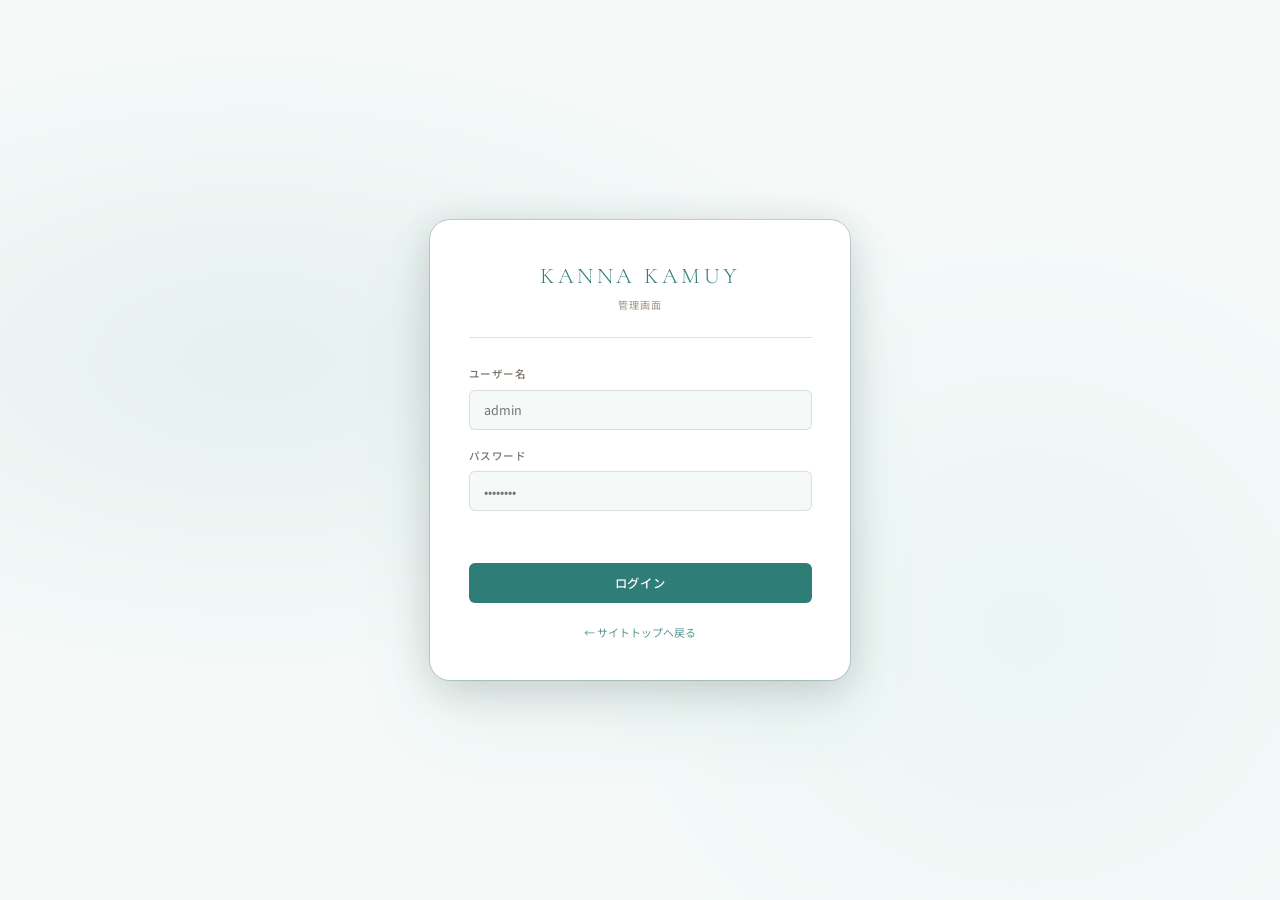
<file: admin/index.html>
<!DOCTYPE html>
<html lang="ja">
<head>
  <meta charset="UTF-8" />
  <meta name="viewport" content="width=device-width, initial-scale=1.0" />
  <title>管理画面 — KANNA KAMUY</title>
  <link rel="preconnect" href="https://fonts.googleapis.com" />
  <link href="https://fonts.googleapis.com/css2?family=Noto+Sans+JP:wght@300;400;500&family=Noto+Serif+JP:wght@400;500&family=Cormorant+Garamond:wght@300;400&display=swap" rel="stylesheet" />
  <!-- Quill.js WYSIWYG エディタ -->
  <link href="https://cdn.quilljs.com/1.3.7/quill.snow.css" rel="stylesheet" />
  <link rel="stylesheet" href="admin.css" />
</head>
<body>

<!-- ========== ログイン画面 ========== -->
<div id="view-login" class="view active">
  <div class="login-wrap">
    <div class="login-logo">
      <p class="login-logo-en">KANNA KAMUY</p>
      <p class="login-logo-ja">管理画面</p>
    </div>
    <form id="login-form" class="login-form" novalidate>
      <div class="field">
        <label for="l-user">ユーザー名</label>
        <input type="text" id="l-user" autocomplete="username" placeholder="admin" required />
      </div>
      <div class="field">
        <label for="l-pass">パスワード</label>
        <input type="password" id="l-pass" autocomplete="current-password" placeholder="••••••••" required />
      </div>
      <p class="login-error" id="login-error"></p>
      <button type="submit" class="btn-login">ログイン</button>
    </form>
    <a href="../index.html" class="login-back">← サイトトップへ戻る</a>
  </div>
</div>

<!-- ========== ダッシュボード ========== -->
<div id="view-dashboard" class="view">

  <!-- サイドバー -->
  <aside class="sidebar" id="sidebar">
    <div class="sidebar-logo">
      <p class="sidebar-logo-en">KANNA KAMUY</p>
      <p class="sidebar-logo-sub">Store Admin</p>
    </div>
    <nav class="sidebar-nav">
      <p class="sidebar-nav-label">コンテンツ</p>
      <button class="sidebar-btn active" data-panel="panel-posts">
        <svg viewBox="0 0 24 24" fill="none" stroke="currentColor" stroke-width="1.5"><rect x="3" y="3" width="18" height="18" rx="2"/><path d="M7 8h10M7 12h6M7 16h8"/></svg>
        実績・ブログ記事
      </button>
      <p class="sidebar-nav-label">古物マーケット（準備中）</p>
      <button class="sidebar-btn" data-panel="panel-products">
        <svg viewBox="0 0 24 24" fill="none" stroke="currentColor" stroke-width="1.5"><path d="M10 20h4M6 20h2M16 20h2M3 10h18l-2 8H5L3 10z"/><path d="M8 10V7a4 4 0 018 0v3"/></svg>
        出品・商品管理
      </button>
      <button class="sidebar-btn" data-panel="panel-orders">
        <svg viewBox="0 0 24 24" fill="none" stroke="currentColor" stroke-width="1.5"><path d="M9 5H7a2 2 0 00-2 2v12a2 2 0 002 2h10a2 2 0 002-2V7a2 2 0 00-2-2h-2"/><rect x="9" y="3" width="6" height="4" rx="1"/><path d="M9 12h6M9 16h4"/></svg>
        取引・注文管理
      </button>
    </nav>
    <div class="sidebar-footer">
      <button class="btn-logout" id="btn-logout">
        <svg viewBox="0 0 24 24" fill="none" stroke="currentColor" stroke-width="1.5"><path d="M9 21H5a2 2 0 01-2-2V5a2 2 0 012-2h4"/><polyline points="16 17 21 12 16 7"/><line x1="21" y1="12" x2="9" y2="12"/></svg>
        ログアウト
      </button>
    </div>
  </aside>

  <!-- サイドバー背景オーバーレイ（スマホ用） -->
  <div class="sidebar-overlay" id="sidebar-overlay"></div>

  <!-- メインコンテンツ -->
  <div class="main-content">

    <!-- トップバー -->
    <div class="topbar">
      <!-- ハンバーガーボタン（スマホのみ表示） -->
      <button class="topbar-hamburger" id="topbar-hamburger" aria-label="メニューを開く">
        <span></span><span></span><span></span>
      </button>
      <p class="topbar-title" id="topbar-title">実績・ブログ記事</p>
      <div class="topbar-right">
        <a href="../blog/index.html" target="_blank" class="topbar-site-link">
          <svg viewBox="0 0 24 24" fill="none" stroke="currentColor" stroke-width="1.5"><path d="M18 13v6a2 2 0 01-2 2H5a2 2 0 01-2-2V8a2 2 0 012-2h6"/><polyline points="15 3 21 3 21 9"/><line x1="10" y1="14" x2="21" y2="3"/></svg>
          ブログを表示
        </a>
        <a href="../index.html" target="_blank" class="topbar-site-link">
          <svg viewBox="0 0 24 24" fill="none" stroke="currentColor" stroke-width="1.5"><path d="M3 9l9-7 9 7v11a2 2 0 01-2 2H5a2 2 0 01-2-2z"/></svg>
          サイトトップ
        </a>
      </div>
    </div>

    <!-- ─── ブログ記事パネル ─── -->
    <div class="panel active" id="panel-posts">

      <!-- 一覧ビュー -->
      <div id="posts-list-view">
        <div class="panel-header">
          <div>
            <h1 class="panel-title">実績・ブログ記事</h1>
            <p class="panel-subtitle">記事の作成・編集・公開管理を行えます</p>
          </div>
          <button class="btn-new-post" id="btn-new-post">
            <svg viewBox="0 0 24 24" fill="none" stroke="currentColor" stroke-width="2"><line x1="12" y1="5" x2="12" y2="19"/><line x1="5" y1="12" x2="19" y2="12"/></svg>
            新規投稿
          </button>
        </div>

        <div class="filter-bar">
          <div class="filter-tabs">
            <button class="filter-btn active" data-filter="all">すべて</button>
            <button class="filter-btn" data-filter="published">公開済み</button>
            <button class="filter-btn" data-filter="draft">下書き</button>
          </div>
          <p class="posts-count" id="posts-count"></p>
        </div>

        <!-- テーブル -->
        <div class="table-wrap" id="table-wrap">
          <table class="posts-table">
            <thead>
              <tr>
                <th>タイトル</th>
                <th>カテゴリ</th>
                <th>ステータス</th>
                <th>作成日</th>
                <th></th>
              </tr>
            </thead>
            <tbody id="posts-tbody"></tbody>
          </table>
        </div>

        <!-- 空状態 -->
        <div class="posts-empty" id="posts-empty">
          <svg viewBox="0 0 64 64" fill="none" stroke="currentColor" stroke-width="1.2"><rect x="8" y="8" width="48" height="48" rx="4"/><path d="M20 24h24M20 32h16M20 40h20" stroke-linecap="round"/></svg>
          <p>まだ記事がありません。「新規投稿」から作成してください。</p>
        </div>
      </div>

      <!-- 編集ビュー -->
      <div id="posts-edit-view">
        <div class="edit-header">
          <button class="btn-back-list" id="btn-back-list">
            <svg viewBox="0 0 24 24" fill="none" stroke="currentColor" stroke-width="1.5"><path d="M19 12H5M12 5l-7 7 7 7"/></svg>
            一覧に戻る
          </button>
          <h2 class="edit-view-title" id="edit-view-title">新規投稿</h2>
        </div>

        <form id="post-form" novalidate>
          <input type="hidden" id="edit-id" />

          <div class="edit-layout">
            <!-- 左カラム：本文 -->
            <div>
              <div class="form-card">
                <div class="form-card-header">
                  <p class="form-card-title">記事内容</p>
                </div>
                <div class="form-card-body">
                  <div class="form-field">
                    <label class="form-label" for="f-title">
                      タイトル <span class="required">*</span>
                    </label>
                    <input type="text" id="f-title" class="form-input" placeholder="記事のタイトルを入力" required />
                  </div>
                  <div class="form-field">
                    <label class="form-label" for="f-excerpt">抜粋（一覧に表示される要約）</label>
                    <textarea id="f-excerpt" class="form-textarea" placeholder="この記事の概要を2〜3文で入力してください" rows="3"></textarea>
                  </div>
                  <div class="form-field">
                    <label class="form-label">本文</label>
                    <!-- 隠しフィールド（HTML保存用） -->
                    <input type="hidden" id="f-body" />
                    <!-- Quill WYSIWYG エディタ -->
                    <div class="quill-wrap">
                      <div id="quill-editor"></div>
                    </div>
                    <p class="form-hint">太字・見出し・リスト・リンクなどをツールバーから操作できます</p>
                  </div>
                </div>
              </div>
            </div>

            <!-- 右カラム：設定 -->
            <div>
              <!-- 公開設定 -->
              <div class="form-card" style="margin-bottom:1rem">
                <div class="form-card-header">
                  <p class="form-card-title">公開設定</p>
                </div>
                <div class="form-card-body">
                  <div class="form-field">
                    <label class="form-label" for="f-status">ステータス</label>
                    <select id="f-status" class="form-select">
                      <option value="draft">下書き</option>
                      <option value="published">公開</option>
                    </select>
                  </div>
                  <div class="form-actions">
                    <button type="submit" class="btn-publish">公開して保存</button>
                    <button type="button" class="btn-save-draft" id="btn-save-draft">下書き保存</button>
                  </div>
                </div>
              </div>

              <!-- カテゴリ・タグ -->
              <div class="form-card" style="margin-bottom:1rem">
                <div class="form-card-header">
                  <p class="form-card-title">分類</p>
                </div>
                <div class="form-card-body">
                  <div class="form-field">
                    <label class="form-label" for="f-category">カテゴリ</label>
                    <select id="f-category" class="form-select">
                      <option value="実績">実績</option>
                      <option value="相続手続き">相続手続き</option>
                      <option value="遺言書作成">遺言書作成</option>
                      <option value="終活サポート">終活サポート</option>
                      <option value="お知らせ">お知らせ</option>
                      <option value="コラム">コラム</option>
                    </select>
                  </div>
                  <div class="form-field">
                    <label class="form-label" for="f-tags">タグ（カンマ区切り）</label>
                    <input type="text" id="f-tags" class="form-input" placeholder="相続, 遺言, 終活" />
                    <p class="form-hint">複数のタグはカンマで区切ってください</p>
                  </div>
                </div>
              </div>

            </div>
          </div>
        </form>
      </div>
    </div><!-- /panel-posts -->

    <!-- ─── 出品・商品管理（Coming Soon） ─── -->
    <div class="panel" id="panel-products">
      <div class="panel-header">
        <div>
          <h1 class="panel-title">出品・商品管理</h1>
          <p class="panel-subtitle">古物マーケット機能（2026年後半 β 版公開予定）</p>
        </div>
      </div>
      <div class="coming-soon-panel">
        <div class="coming-soon-icon">
          <svg viewBox="0 0 24 24" fill="none" stroke="currentColor" stroke-width="1.5"><path d="M10 20h4M6 20h2M16 20h2M3 10h18l-2 8H5L3 10z"/><path d="M8 10V7a4 4 0 018 0v3"/></svg>
        </div>
        <h2 class="coming-soon-title">古物マーケット 出品・商品管理（準備中）</h2>
        <p class="coming-soon-text">
          遺品・形見品などをフリマ形式で出品できる機能を開発中です。<br>
          写真アップロード・価格設定・カテゴリ分類・在庫管理に対応予定です。
        </p>
        <div class="coming-soon-timeline">
          <div class="cs-tl-item cs-done">
            <span class="cs-tl-dot"></span>
            <span class="cs-tl-text"><strong>2026年前半</strong> — ブログ・管理画面リリース ✓</span>
          </div>
          <div class="cs-tl-item cs-active">
            <span class="cs-tl-dot"></span>
            <span class="cs-tl-text"><strong>2026年後半（予定）</strong> — 古物マーケット β 版公開</span>
          </div>
        </div>
        <span class="coming-soon-badge">2026年後半 公開予定</span>
      </div>
    </div>

    <!-- ─── 取引・注文管理（Coming Soon） ─── -->
    <div class="panel" id="panel-orders">
      <div class="panel-header">
        <div>
          <h1 class="panel-title">取引・注文管理</h1>
          <p class="panel-subtitle">古物マーケット機能（2026年後半 β 版公開予定）</p>
        </div>
      </div>
      <div class="coming-soon-panel">
        <div class="coming-soon-icon">
          <svg viewBox="0 0 24 24" fill="none" stroke="currentColor" stroke-width="1.5"><path d="M9 5H7a2 2 0 00-2 2v12a2 2 0 002 2h10a2 2 0 002-2V7a2 2 0 00-2-2h-2"/><rect x="9" y="3" width="6" height="4" rx="1"/><path d="M9 12h6M9 16h4"/></svg>
        </div>
        <h2 class="coming-soon-title">古物マーケット 取引・注文管理（準備中）</h2>
        <p class="coming-soon-text">
          購入者との取引状況・発送管理・評価システムを実装予定です。<br>
          メルカリ感覚で直感的に操作できるインターフェースを目指しています。
        </p>
        <div class="coming-soon-timeline">
          <div class="cs-tl-item cs-done">
            <span class="cs-tl-dot"></span>
            <span class="cs-tl-text"><strong>2026年前半</strong> — ブログ・管理画面リリース ✓</span>
          </div>
          <div class="cs-tl-item cs-active">
            <span class="cs-tl-dot"></span>
            <span class="cs-tl-text"><strong>2026年後半（予定）</strong> — 取引・発送管理 β 版</span>
          </div>
        </div>
        <span class="coming-soon-badge">2026年後半 公開予定</span>
      </div>
    </div>

  </div><!-- /main-content -->
</div><!-- /view-dashboard -->

<!-- スマホ用ボトムナビ -->
<nav class="bottom-nav" id="bottom-nav">
  <button class="bottom-nav-btn active" data-panel="panel-posts">
    <svg viewBox="0 0 24 24" fill="none" stroke="currentColor" stroke-width="1.5"><rect x="3" y="3" width="18" height="18" rx="2"/><path d="M7 8h10M7 12h6M7 16h8"/></svg>
    <span>記事</span>
  </button>
  <button class="bottom-nav-btn" data-panel="panel-products">
    <svg viewBox="0 0 24 24" fill="none" stroke="currentColor" stroke-width="1.5"><path d="M10 20h4M6 20h2M16 20h2M3 10h18l-2 8H5L3 10z"/><path d="M8 10V7a4 4 0 018 0v3"/></svg>
    <span>出品</span>
  </button>
  <button class="bottom-nav-btn" data-panel="panel-orders">
    <svg viewBox="0 0 24 24" fill="none" stroke="currentColor" stroke-width="1.5"><path d="M9 5H7a2 2 0 00-2 2v12a2 2 0 002 2h10a2 2 0 002-2V7a2 2 0 00-2-2h-2"/><rect x="9" y="3" width="6" height="4" rx="1"/><path d="M9 12h6M9 16h4"/></svg>
    <span>取引</span>
  </button>
  <button class="bottom-nav-btn" id="bottom-nav-logout">
    <svg viewBox="0 0 24 24" fill="none" stroke="currentColor" stroke-width="1.5"><path d="M9 21H5a2 2 0 01-2-2V5a2 2 0 012-2h4"/><polyline points="16 17 21 12 16 7"/><line x1="21" y1="12" x2="9" y2="12"/></svg>
    <span>ログアウト</span>
  </button>
</nav>

<!-- 削除確認モーダル -->
<div class="modal-overlay" id="modal-delete">
  <div class="modal-box">
    <div class="modal-icon">
      <svg viewBox="0 0 24 24" fill="none" stroke="currentColor" stroke-width="1.5"><polyline points="3 6 5 6 21 6"/><path d="M19 6l-1 14a2 2 0 01-2 2H8a2 2 0 01-2-2L5 6"/><path d="M10 11v6M14 11v6"/><path d="M9 6V4a1 1 0 011-1h4a1 1 0 011 1v2"/></svg>
    </div>
    <h2 class="modal-title">記事を削除しますか？</h2>
    <p class="modal-text">削除した記事は元に戻すことができません。<br>本当に削除してもよろしいですか？</p>
    <div class="modal-actions">
      <button class="btn-modal-cancel" id="btn-delete-cancel">キャンセル</button>
      <button class="btn-modal-delete" id="btn-delete-confirm">削除する</button>
    </div>
  </div>
</div>

<!-- Toast通知 -->
<div class="toast" id="toast"></div>

<script src="https://cdn.quilljs.com/1.3.7/quill.min.js"></script>
<script src="../assets/js/store.js"></script>
<script src="admin.js"></script>
</body>
</html>
</file>
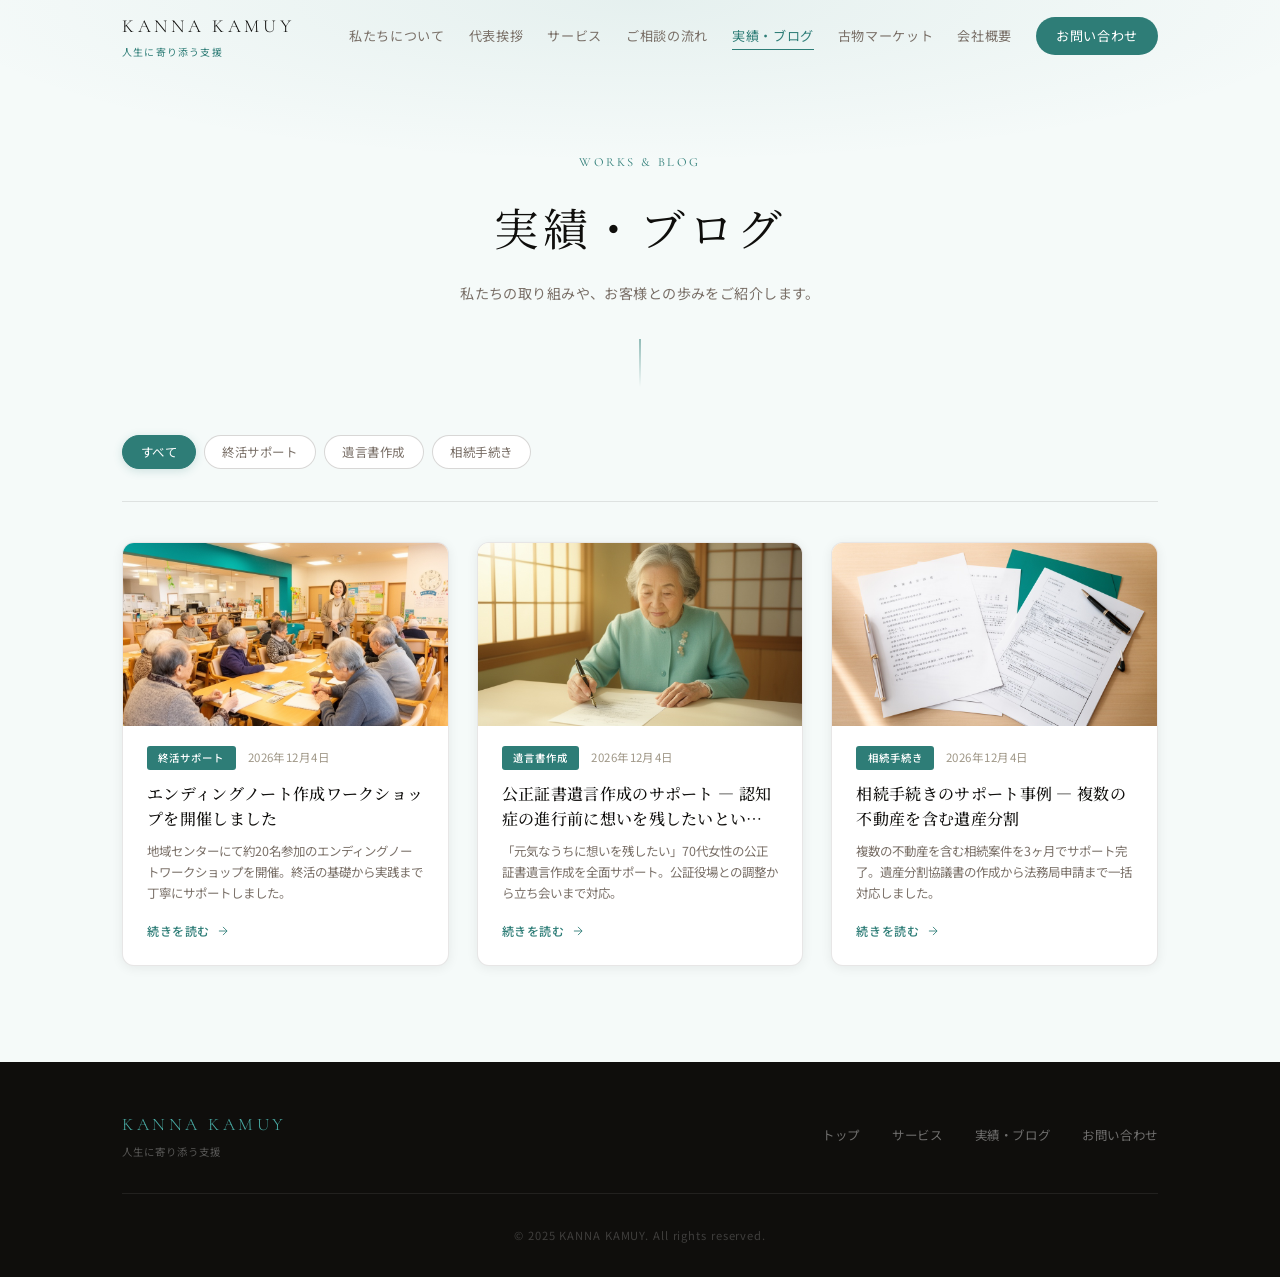
<file: blog/index.html>
<!DOCTYPE html>
<html lang="ja">
<head>
  <meta charset="UTF-8" />
  <meta name="viewport" content="width=device-width, initial-scale=1.0" />
  <title>実績・ブログ — KANNA KAMUY</title>
  <meta name="description" content="KANNA KAMUYの実績事例・お知らせ・コラムをご覧いただけます。相続・遺言・終活のサポート事例を紹介しています。" />
  <link rel="preconnect" href="https://fonts.googleapis.com" />
  <link href="https://fonts.googleapis.com/css2?family=Noto+Serif+JP:wght@300;400;500&family=Noto+Sans+JP:wght@300;400;500&family=Cormorant+Garamond:ital,wght@0,300;0,400;1,300&display=swap" rel="stylesheet" />
  <link rel="stylesheet" href="blog.css" />
</head>
<body>

  <!-- HEADER -->
  <header class="site-header" id="site-header">
    <div class="header-inner">
      <a href="../index.html" class="logo">
        <span class="logo-en">KANNA KAMUY</span>
        <span class="logo-ja">人生に寄り添う支援</span>
      </a>
      <nav class="header-nav">
        <a href="../index.html#about">私たちについて</a>
        <a href="../index.html#message">代表挨拶</a>
        <a href="../index.html#services">サービス</a>
        <a href="../index.html#flow">ご相談の流れ</a>
        <a href="index.html" class="current">実績・ブログ</a>
        <a href="../ec/index.html">古物マーケット</a>
        <a href="../index.html#company">会社概要</a>
        <a href="../index.html#contact" class="nav-cta">お問い合わせ</a>
      </nav>
    </div>
  </header>

  <!-- PAGE HERO -->
  <div class="page-hero">
    <div class="page-hero-inner">
      <p class="page-hero-label">Works &amp; Blog</p>
      <h1 class="page-hero-title">実績・ブログ</h1>
      <p class="page-hero-sub">私たちの取り組みや、お客様との歩みをご紹介します。</p>
    </div>
  </div>

  <!-- MAIN -->
  <main class="blog-main">
    <div class="blog-container">

      <!-- フィルター -->
      <div class="blog-filter">
        <button class="filter-pill active" data-cat="all">すべて</button>
        <div id="cat-pills" style="display:contents"></div>
      </div>

      <!-- グリッド -->
      <div class="blog-grid" id="blog-grid"></div>

      <!-- 空状態 -->
      <div class="blog-empty" id="blog-empty" style="display:none">
        <svg viewBox="0 0 64 64" fill="none" stroke="currentColor" stroke-width="1.2"><rect x="8" y="8" width="48" height="48" rx="4"/><path d="M20 24h24M20 32h16M20 40h20" stroke-linecap="round"/></svg>
        <p>まだ記事がありません。</p>
      </div>
    </div>
  </main>

  <!-- FOOTER -->
  <footer class="blog-footer">
    <div class="blog-container">
      <div class="blog-footer-inner">
        <div>
          <p class="footer-logo-en">KANNA KAMUY</p>
          <p class="footer-logo-ja">人生に寄り添う支援</p>
        </div>
        <nav class="footer-nav">
          <a href="../index.html">トップ</a>
          <a href="../index.html#services">サービス</a>
          <a href="index.html">実績・ブログ</a>
          <a href="../index.html#contact">お問い合わせ</a>
        </nav>
      </div>
      <p class="footer-copy">&copy; 2025 KANNA KAMUY. All rights reserved.</p>
    </div>
  </footer>

  <script src="../assets/js/store.js"></script>
  <script src="blog.js"></script>
</body>
</html>
</file>
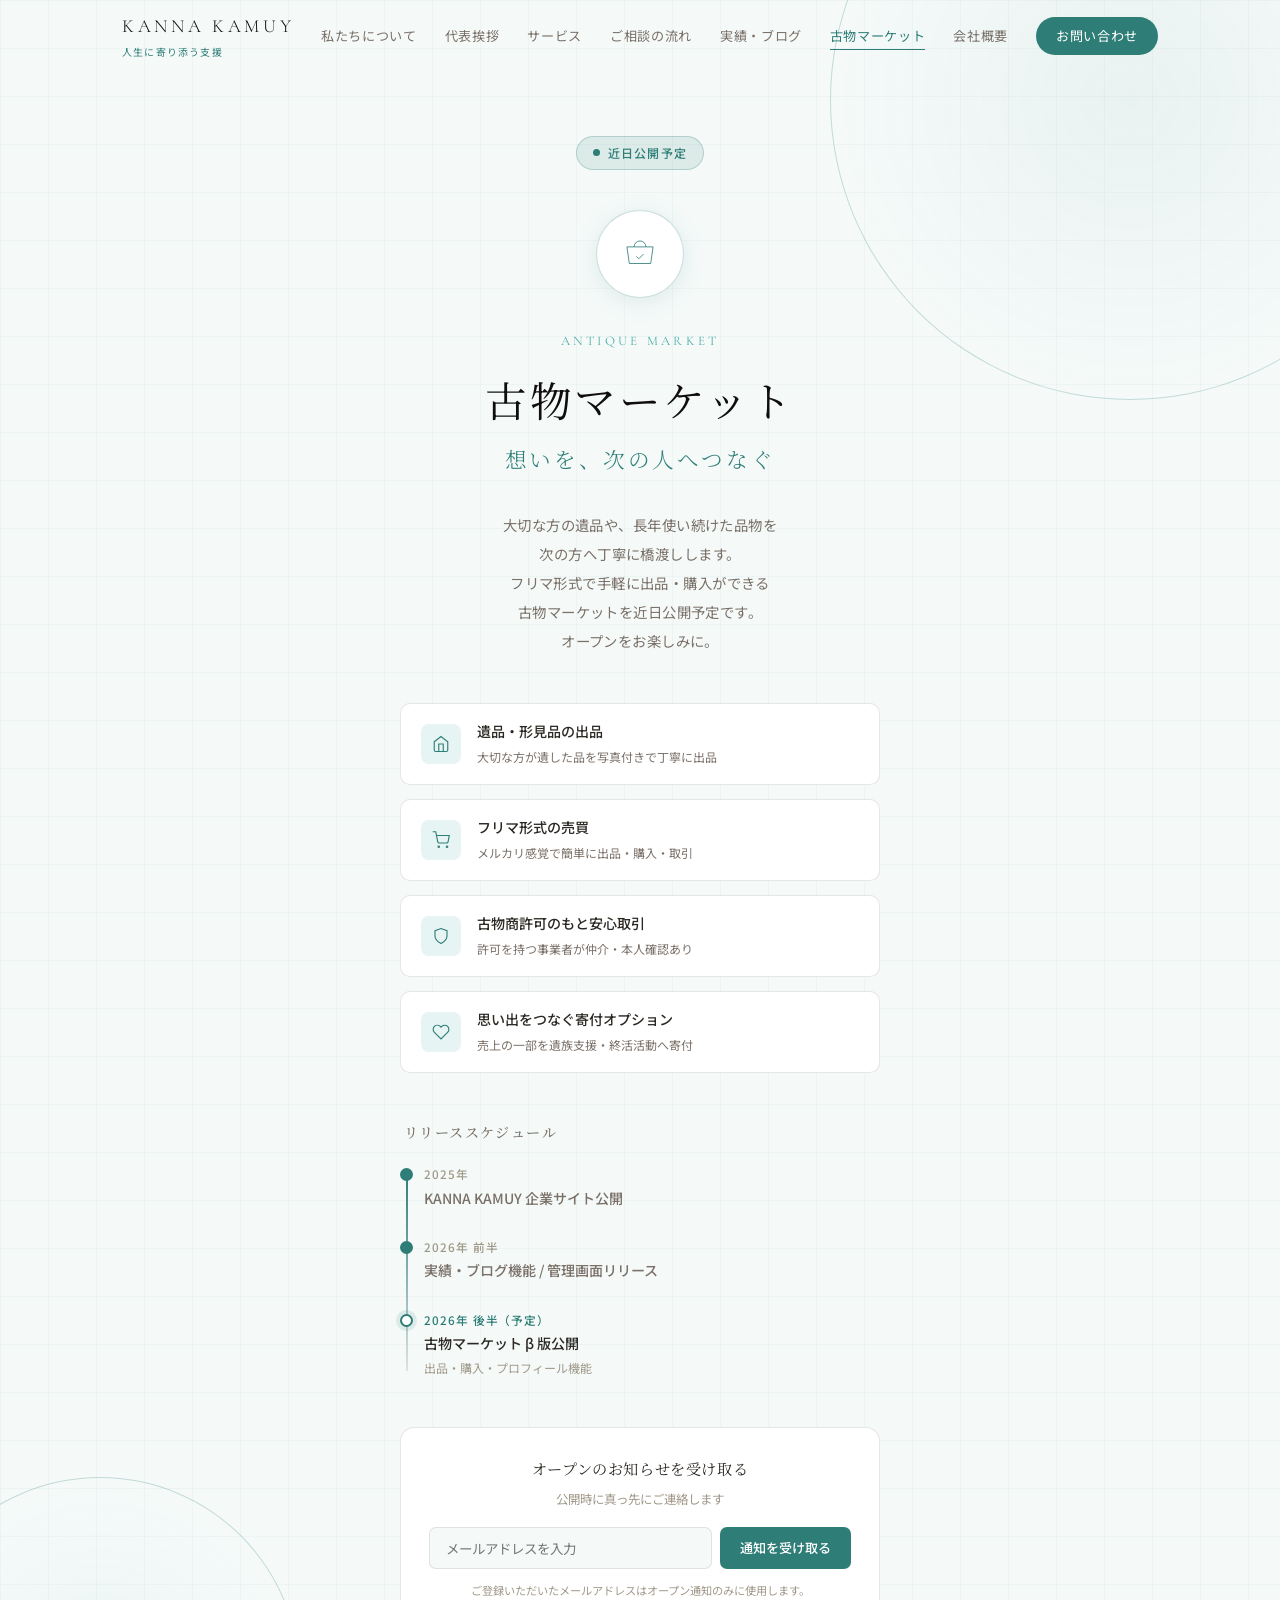
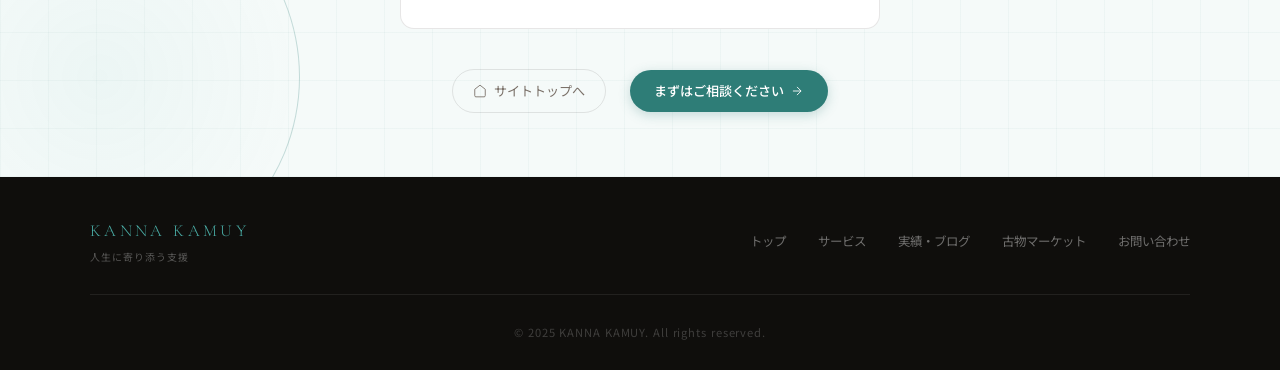
<file: ec/index.html>
<!DOCTYPE html>
<html lang="ja">
<head>
  <meta charset="UTF-8" />
  <meta name="viewport" content="width=device-width, initial-scale=1.0" />
  <title>古物マーケット（近日公開） — KANNA KAMUY</title>
  <meta name="description" content="KANNA KAMUYの古物マーケットは現在準備中です。思い出の品を次の方へ、丁寧につなぎます。" />
  <link rel="preconnect" href="https://fonts.googleapis.com" />
  <link href="https://fonts.googleapis.com/css2?family=Noto+Serif+JP:wght@300;400;500&family=Noto+Sans+JP:wght@300;400;500&family=Cormorant+Garamond:ital,wght@0,300;0,400;1,300&display=swap" rel="stylesheet" />
  <link rel="stylesheet" href="ec.css" />
</head>
<body>

  <!-- HEADER -->
  <header class="site-header" id="site-header">
    <div class="header-inner">
      <a href="../index.html" class="logo">
        <span class="logo-en">KANNA KAMUY</span>
        <span class="logo-ja">人生に寄り添う支援</span>
      </a>
      <nav class="header-nav">
        <a href="../index.html#about">私たちについて</a>
        <a href="../index.html#message">代表挨拶</a>
        <a href="../index.html#services">サービス</a>
        <a href="../index.html#flow">ご相談の流れ</a>
        <a href="../blog/index.html">実績・ブログ</a>
        <a href="../ec/index.html" class="current">古物マーケット</a>
        <a href="../index.html#company">会社概要</a>
        <a href="../index.html#contact" class="nav-cta">お問い合わせ</a>
      </nav>
    </div>
  </header>

  <!-- MAIN -->
  <main class="ec-main">

    <!-- 背景デコレーション -->
    <div class="ec-bg-deco" aria-hidden="true">
      <div class="deco-circle deco-1"></div>
      <div class="deco-circle deco-2"></div>
      <div class="deco-grid"></div>
    </div>

    <div class="ec-container">

      <!-- バッジ -->
      <div class="ec-badge">
        <span class="badge-dot"></span>
        近日公開予定
      </div>

      <!-- メインコンテンツ -->
      <div class="ec-content">

        <!-- アイコン -->
        <div class="ec-icon">
          <svg viewBox="0 0 64 64" fill="none" stroke="currentColor" stroke-width="1.4">
            <path d="M10 20h44l-4 28H14L10 20z"/>
            <path d="M22 20c0-5.523 4.477-10 10-10s10 4.477 10 10"/>
            <path d="M26 36l4 4 8-8"/>
          </svg>
        </div>

        <p class="ec-label">Antique Market</p>

        <h1 class="ec-title">古物マーケット</h1>
        <h2 class="ec-sub">想いを、次の人へつなぐ</h2>

        <p class="ec-desc">
          大切な方の遺品や、長年使い続けた品物を<br class="sp-hide">次の方へ丁寧に橋渡しします。<br>
          フリマ形式で手軽に出品・購入ができる<br class="sp-hide">古物マーケットを近日公開予定です。<br>
          オープンをお楽しみに。
        </p>

        <!-- 予定機能リスト -->
        <div class="ec-features">
          <div class="ec-feature-item">
            <div class="ec-feature-icon">
              <svg viewBox="0 0 24 24" fill="none" stroke="currentColor" stroke-width="1.5"><path d="M3 9l9-7 9 7v11a2 2 0 01-2 2H5a2 2 0 01-2-2z"/><polyline points="9 22 9 12 15 12 15 22"/></svg>
            </div>
            <div>
              <p class="ec-feature-title">遺品・形見品の出品</p>
              <p class="ec-feature-desc">大切な方が遺した品を写真付きで丁寧に出品</p>
            </div>
          </div>
          <div class="ec-feature-item">
            <div class="ec-feature-icon">
              <svg viewBox="0 0 24 24" fill="none" stroke="currentColor" stroke-width="1.5"><circle cx="9" cy="21" r="1"/><circle cx="20" cy="21" r="1"/><path d="M1 1h4l2.68 13.39a2 2 0 002 1.61h9.72a2 2 0 002-1.61L23 6H6"/></svg>
            </div>
            <div>
              <p class="ec-feature-title">フリマ形式の売買</p>
              <p class="ec-feature-desc">メルカリ感覚で簡単に出品・購入・取引</p>
            </div>
          </div>
          <div class="ec-feature-item">
            <div class="ec-feature-icon">
              <svg viewBox="0 0 24 24" fill="none" stroke="currentColor" stroke-width="1.5"><path d="M12 22s8-4 8-10V5l-8-3-8 3v7c0 6 8 10 8 10z"/></svg>
            </div>
            <div>
              <p class="ec-feature-title">古物商許可のもと安心取引</p>
              <p class="ec-feature-desc">許可を持つ事業者が仲介・本人確認あり</p>
            </div>
          </div>
          <div class="ec-feature-item">
            <div class="ec-feature-icon">
              <svg viewBox="0 0 24 24" fill="none" stroke="currentColor" stroke-width="1.5"><path d="M20.84 4.61a5.5 5.5 0 00-7.78 0L12 5.67l-1.06-1.06a5.5 5.5 0 00-7.78 7.78l1.06 1.06L12 21.23l7.78-7.78 1.06-1.06a5.5 5.5 0 000-7.78z"/></svg>
            </div>
            <div>
              <p class="ec-feature-title">思い出をつなぐ寄付オプション</p>
              <p class="ec-feature-desc">売上の一部を遺族支援・終活活動へ寄付</p>
            </div>
          </div>
        </div>

        <!-- リリース予定タイムライン -->
        <div class="ec-timeline">
          <p class="ec-timeline-title">リリーススケジュール</p>
          <div class="ec-timeline-list">
            <div class="ec-timeline-item done">
              <div class="tl-dot"></div>
              <div class="tl-body">
                <p class="tl-date">2025年</p>
                <p class="tl-label">KANNA KAMUY 企業サイト公開</p>
              </div>
            </div>
            <div class="ec-timeline-item done">
              <div class="tl-dot"></div>
              <div class="tl-body">
                <p class="tl-date">2026年 前半</p>
                <p class="tl-label">実績・ブログ機能 / 管理画面リリース</p>
              </div>
            </div>
            <div class="ec-timeline-item current">
              <div class="tl-dot"></div>
              <div class="tl-body">
                <p class="tl-date">2026年 後半（予定）</p>
                <p class="tl-label">古物マーケット β 版公開</p>
                <p class="tl-note">出品・購入・プロフィール機能</p>
              </div>
            </div>
          </div>
        </div>

        <!-- 通知登録 -->
        <div class="ec-notify">
          <p class="ec-notify-title">オープンのお知らせを受け取る</p>
          <p class="ec-notify-sub">公開時に真っ先にご連絡します</p>
          <div class="ec-notify-form">
            <input type="email" class="ec-notify-input" placeholder="メールアドレスを入力" />
            <button class="ec-notify-btn" onclick="handleNotify(this)">通知を受け取る</button>
          </div>
          <p class="ec-notify-note">ご登録いただいたメールアドレスはオープン通知のみに使用します。</p>
        </div>

        <!-- リンク -->
        <div class="ec-links">
          <a href="../index.html" class="ec-link-top">
            <svg viewBox="0 0 24 24" fill="none" stroke="currentColor" stroke-width="1.5"><path d="M3 9l9-7 9 7v11a2 2 0 01-2 2H5a2 2 0 01-2-2z"/></svg>
            サイトトップへ
          </a>
          <a href="../index.html#contact" class="ec-link-contact">
            まずはご相談ください
            <svg viewBox="0 0 24 24" fill="none" stroke="currentColor" stroke-width="1.5"><path d="M5 12h14M12 5l7 7-7 7"/></svg>
          </a>
        </div>

      </div>
    </div>
  </main>

  <!-- FOOTER -->
  <footer class="ec-footer">
    <div class="ec-footer-inner">
      <div>
        <p class="footer-logo-en">KANNA KAMUY</p>
        <p class="footer-logo-ja">人生に寄り添う支援</p>
      </div>
      <nav class="footer-nav">
        <a href="../index.html">トップ</a>
        <a href="../index.html#services">サービス</a>
        <a href="../blog/index.html">実績・ブログ</a>
        <a href="../ec/index.html">古物マーケット</a>
        <a href="../index.html#contact">お問い合わせ</a>
      </nav>
    </div>
    <p class="footer-copy">&copy; 2025 KANNA KAMUY. All rights reserved.</p>
  </footer>

  <script>
    // ヘッダースクロール
    window.addEventListener('scroll', () => {
      document.getElementById('site-header')
        ?.classList.toggle('scrolled', window.scrollY > 30);
    }, { passive: true });

    // 通知フォーム
    function handleNotify(btn) {
      const input = btn.previousElementSibling;
      const val = input.value.trim();
      if (!val || !val.includes('@')) {
        input.style.borderColor = '#D04040';
        input.focus();
        return;
      }
      input.style.borderColor = '';
      btn.textContent = '登録しました ✓';
      btn.style.background = '#1B5752';
      btn.disabled = true;
      input.value = '';
      input.placeholder = 'ご登録ありがとうございます';
    }
  </script>

</body>
</html>
</file>
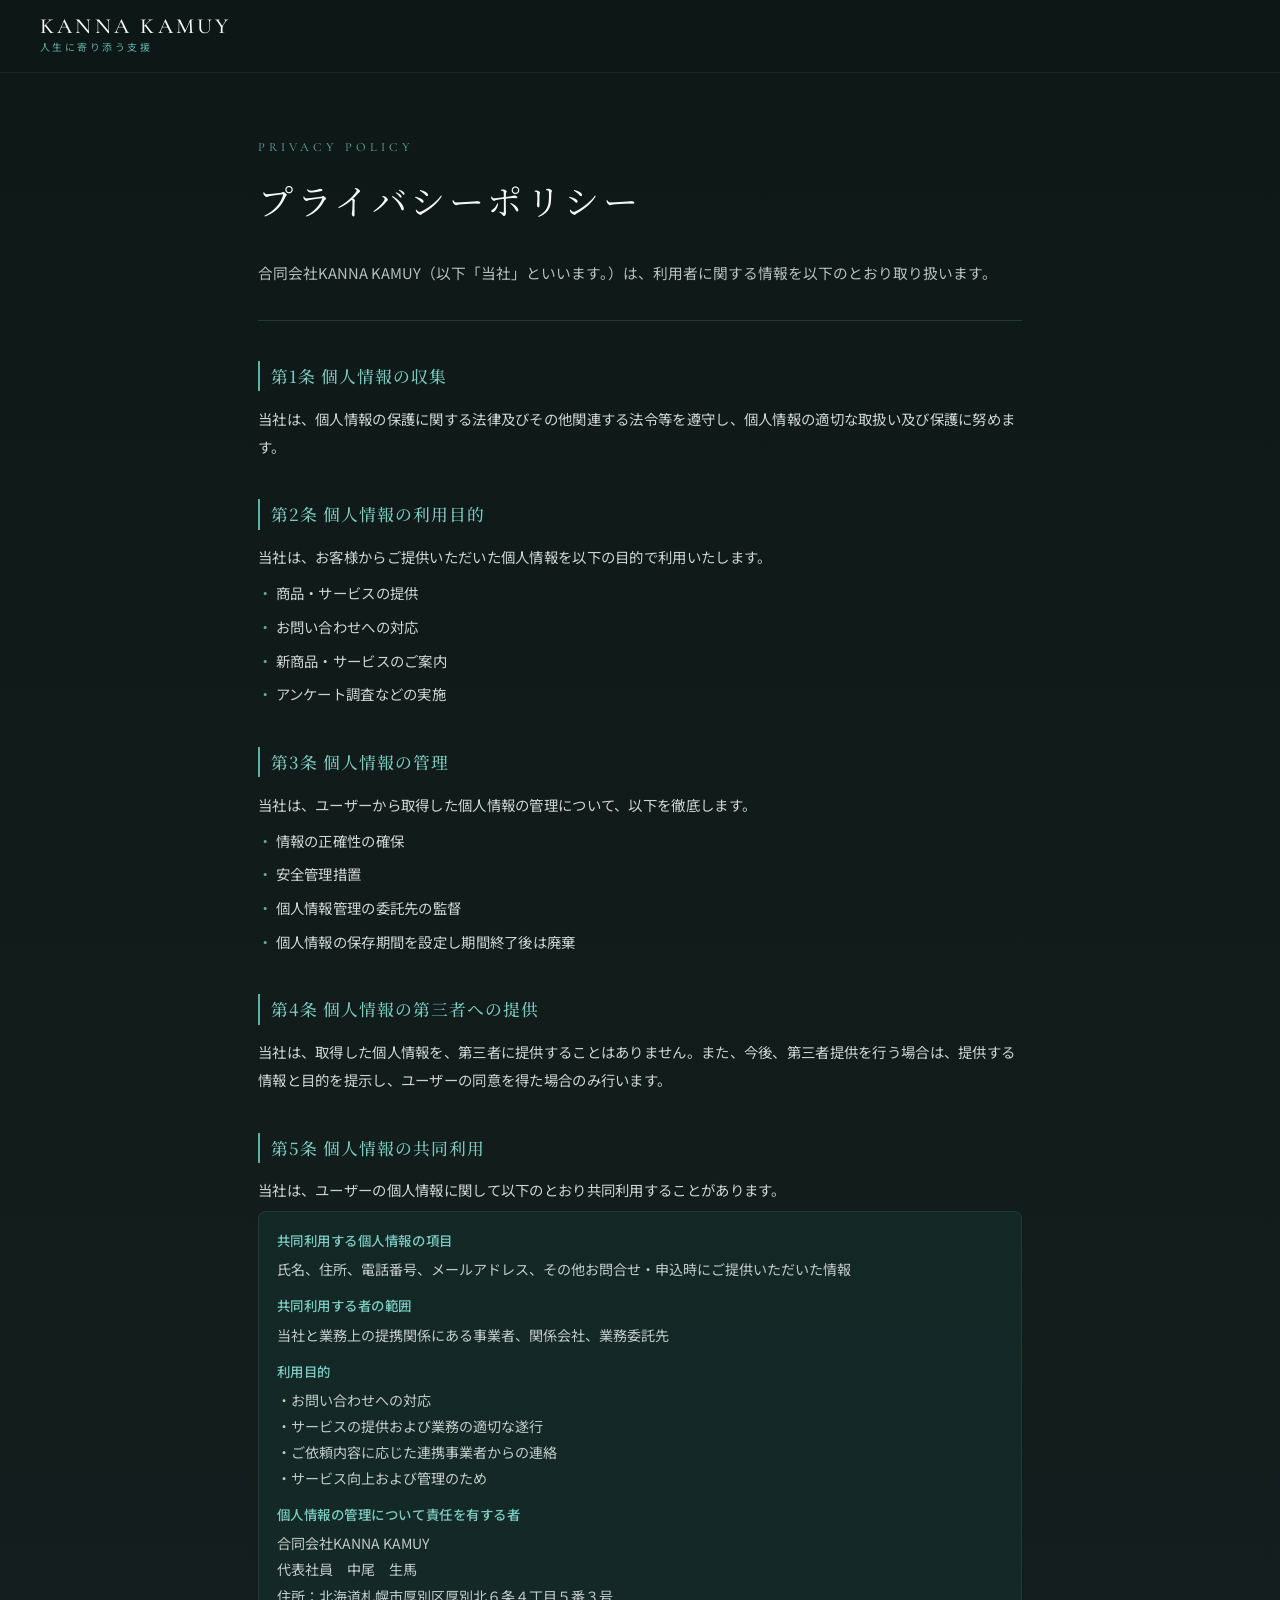
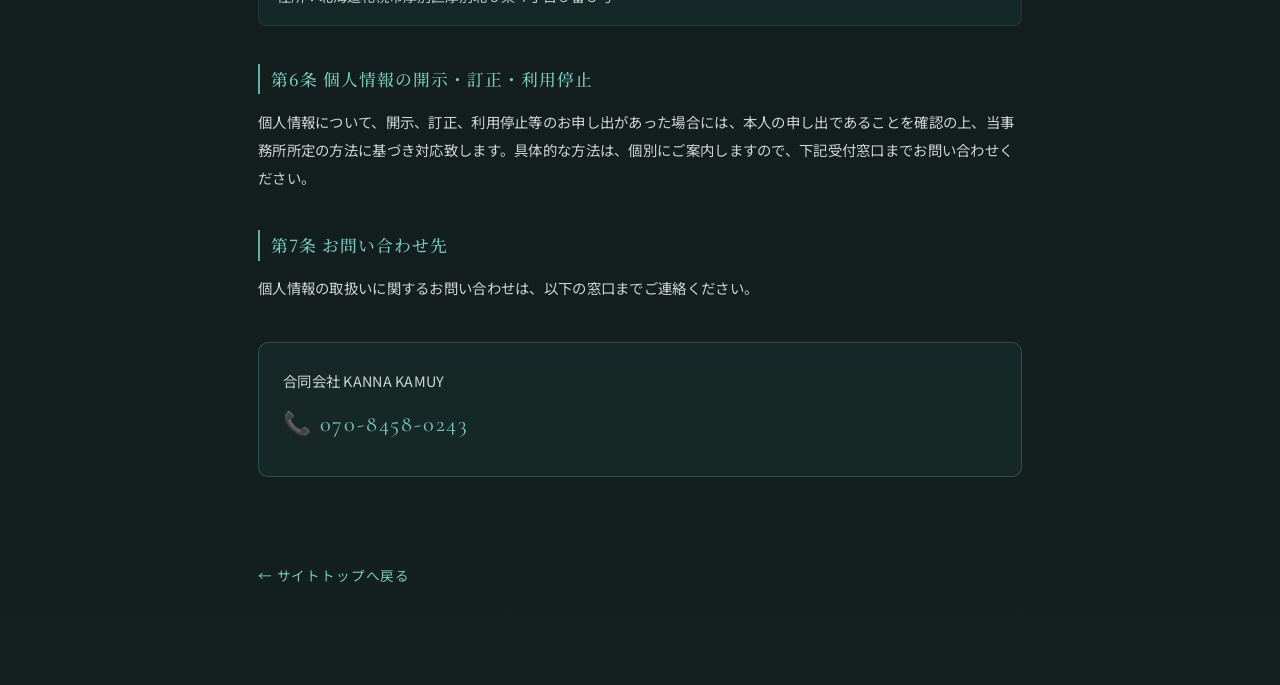
<file: privacy.html>
<!DOCTYPE html>
<html lang="ja">
<head>
  <meta charset="UTF-8" />
  <meta name="viewport" content="width=device-width, initial-scale=1.0" />
  <title>プライバシーポリシー | KANNA KAMUY</title>
  <meta name="description" content="合同会社KANNA KAMUYのプライバシーポリシー（個人情報の取扱い）について。" />
  <link rel="preconnect" href="https://fonts.googleapis.com" />
  <link rel="preconnect" href="https://fonts.gstatic.com" crossorigin />
  <link href="https://fonts.googleapis.com/css2?family=Noto+Serif+JP:wght@300;400;500;600&family=Noto+Sans+JP:wght@300;400;500&family=Cormorant+Garamond:ital,wght@0,300;0,400;0,500;1,300;1,400&display=swap" rel="stylesheet" />
  <link rel="stylesheet" href="style.css" />
  <style>
    body { background: #0E1817; }
    .site-header { background: rgba(14,24,23,0.85) !important; backdrop-filter: blur(10px); box-shadow: 0 1px 0 rgba(120,200,190,0.08) !important; }
    .site-header .logo-en { color: #F4F8F7 !important; }
    .site-header .logo-ja { color: #5FB0A8 !important; }
    .privacy-page {
      padding: calc(var(--header-h, 80px) + 4rem) 0 6rem;
      background: linear-gradient(180deg, #0E1817 0%, #14201F 100%);
      color: #E8EEEC;
      min-height: 100vh;
    }
    .privacy-container {
      max-width: 820px;
      margin: 0 auto;
      padding: 0 1.75rem;
    }
    .privacy-eyebrow {
      font-family: 'Cormorant Garamond', serif;
      font-size: 0.78rem;
      letter-spacing: 0.32em;
      color: #5FB0A8;
      text-transform: uppercase;
      margin-bottom: 0.6rem;
    }
    .privacy-title {
      font-family: 'Noto Serif JP', serif;
      font-size: clamp(1.6rem, 3.4vw, 2.2rem);
      font-weight: 400;
      letter-spacing: 0.1em;
      color: #F4F8F7;
      margin-bottom: 0.5rem;
    }
    .privacy-lead {
      font-size: 0.92rem;
      line-height: 1.95;
      color: rgba(232,238,236,0.78);
      margin: 1.75rem 0 2.5rem;
      padding-bottom: 2rem;
      border-bottom: 1px solid rgba(120,200,190,0.18);
    }
    .privacy-section { margin-bottom: 2.4rem; }
    .privacy-section h2 {
      font-family: 'Noto Serif JP', serif;
      font-size: 1.05rem;
      font-weight: 500;
      letter-spacing: 0.06em;
      color: #7BC9C0;
      margin-bottom: 0.85rem;
      padding-left: 0.7rem;
      border-left: 2px solid #5FB0A8;
    }
    .privacy-section p,
    .privacy-section li {
      font-size: 0.9rem;
      line-height: 1.95;
      color: rgba(232,238,236,0.88);
      letter-spacing: 0.02em;
    }
    .privacy-section ul {
      list-style: none;
      padding-left: 0;
      margin: 0.5rem 0;
    }
    .privacy-section li {
      padding-left: 1.1rem;
      position: relative;
      margin-bottom: 0.35rem;
    }
    .privacy-section li::before {
      content: "・";
      position: absolute;
      left: 0;
      color: #5FB0A8;
    }
    .privacy-section dl {
      margin: 0.4rem 0 0;
      padding: 1rem 1.1rem;
      background: rgba(46,125,119,0.12);
      border-radius: 8px;
      border: 1px solid rgba(120,200,190,0.1);
    }
    .privacy-section dt {
      font-size: 0.84rem;
      font-weight: 500;
      color: #7BC9C0;
      margin-top: 0.7rem;
      letter-spacing: 0.04em;
    }
    .privacy-section dt:first-child { margin-top: 0; }
    .privacy-section dd {
      font-size: 0.88rem;
      line-height: 1.85;
      color: rgba(232,238,236,0.82);
      margin: 0.25rem 0 0 0;
      white-space: pre-line;
    }
    .privacy-contact {
      margin-top: 2.5rem;
      padding: 1.5rem;
      border: 1px solid rgba(120,200,190,0.25);
      border-radius: 10px;
      background: rgba(46,125,119,0.1);
    }
    .privacy-contact p { margin-bottom: 0.4rem; color: rgba(232,238,236,0.88); }
    .privacy-contact .tel {
      font-family: 'Cormorant Garamond', serif;
      font-size: 1.4rem;
      letter-spacing: 0.08em;
      color: #7BC9C0;
    }
    .privacy-back {
      display: inline-flex;
      align-items: center;
      gap: 0.4rem;
      margin-top: 3rem;
      font-size: 0.85rem;
      color: #7BC9C0;
      letter-spacing: 0.06em;
    }
    .privacy-back:hover { text-decoration: underline; color: #9DDDD3; }
  </style>
</head>
<body>

  <!-- 簡易ヘッダー -->
  <header class="site-header" id="site-header" style="background:rgba(245,250,249,0.96);backdrop-filter:blur(10px);box-shadow:0 1px 0 rgba(60,55,50,0.08);">
    <div class="header-inner">
      <a href="index.html" class="logo">
        <span class="logo-en">KANNA KAMUY</span>
        <span class="logo-ja">人生に寄り添う支援</span>
      </a>
    </div>
  </header>

  <main class="privacy-page">
    <div class="privacy-container">
      <p class="privacy-eyebrow">Privacy Policy</p>
      <h1 class="privacy-title">プライバシーポリシー</h1>
      <p class="privacy-lead">
        合同会社KANNA KAMUY（以下「当社」といいます。）は、利用者に関する情報を以下のとおり取り扱います。
      </p>

      <section class="privacy-section">
        <h2>第1条 個人情報の収集</h2>
        <p>当社は、個人情報の保護に関する法律及びその他関連する法令等を遵守し、個人情報の適切な取扱い及び保護に努めます。</p>
      </section>

      <section class="privacy-section">
        <h2>第2条 個人情報の利用目的</h2>
        <p>当社は、お客様からご提供いただいた個人情報を以下の目的で利用いたします。</p>
        <ul>
          <li>商品・サービスの提供</li>
          <li>お問い合わせへの対応</li>
          <li>新商品・サービスのご案内</li>
          <li>アンケート調査などの実施</li>
        </ul>
      </section>

      <section class="privacy-section">
        <h2>第3条 個人情報の管理</h2>
        <p>当社は、ユーザーから取得した個人情報の管理について、以下を徹底します。</p>
        <ul>
          <li>情報の正確性の確保</li>
          <li>安全管理措置</li>
          <li>個人情報管理の委託先の監督</li>
          <li>個人情報の保存期間を設定し期間終了後は廃棄</li>
        </ul>
      </section>

      <section class="privacy-section">
        <h2>第4条 個人情報の第三者への提供</h2>
        <p>当社は、取得した個人情報を、第三者に提供することはありません。また、今後、第三者提供を行う場合は、提供する情報と目的を提示し、ユーザーの同意を得た場合のみ行います。</p>
      </section>

      <section class="privacy-section">
        <h2>第5条 個人情報の共同利用</h2>
        <p>当社は、ユーザーの個人情報に関して以下のとおり共同利用することがあります。</p>
        <dl>
          <dt>共同利用する個人情報の項目</dt>
          <dd>氏名、住所、電話番号、メールアドレス、その他お問合せ・申込時にご提供いただいた情報</dd>

          <dt>共同利用する者の範囲</dt>
          <dd>当社と業務上の提携関係にある事業者、関係会社、業務委託先</dd>

          <dt>利用目的</dt>
          <dd>・お問い合わせへの対応
・サービスの提供および業務の適切な遂行
・ご依頼内容に応じた連携事業者からの連絡
・サービス向上および管理のため</dd>

          <dt>個人情報の管理について責任を有する者</dt>
          <dd>合同会社KANNA KAMUY
代表社員　中尾　生馬
住所：北海道札幌市厚別区厚別北６条４丁目５番３号</dd>
        </dl>
      </section>

      <section class="privacy-section">
        <h2>第6条 個人情報の開示・訂正・利用停止</h2>
        <p>個人情報について、開示、訂正、利用停止等のお申し出があった場合には、本人の申し出であることを確認の上、当事務所所定の方法に基づき対応致します。具体的な方法は、個別にご案内しますので、下記受付窓口までお問い合わせください。</p>
      </section>

      <section class="privacy-section">
        <h2>第7条 お問い合わせ先</h2>
        <p>個人情報の取扱いに関するお問い合わせは、以下の窓口までご連絡ください。</p>
        <div class="privacy-contact">
          <p>合同会社 KANNA KAMUY</p>
          <p class="tel">📞 070-8458-0243</p>
        </div>
      </section>

      <a href="index.html" class="privacy-back">← サイトトップへ戻る</a>
    </div>
  </main>

</body>
</html>
</file>
<file: style.css>
/* ============================================
   KANNA KAMUY — Main Stylesheet
   ============================================ */

/* ---------- CSS Custom Properties ---------- */
:root {
  /* Colors */
  --color-gold:        #B8966E;
  --color-gold-light:  #D4AF87;
  --color-gold-dark:   #8B6D4A;

  /* 碧色 (Midori-Blue) */
  --color-heki:        #2E7D77;
  --color-heki-light:  #4AADA6;
  --color-heki-dark:   #1B5752;
  --color-heki-muted:  rgba(46,125,119,0.15);
  --color-heki-glow:   rgba(46,125,119,0.35);

  --color-dark:        #0C1110;
  --color-dark-2:      #131C1B;
  --color-dark-3:      #1E2A29;
  --color-mid:         #2E3F3D;
  --color-text:        #1E2C2B;
  --color-text-light:  #637472;
  --color-text-muted:  #8FA4A2;
  --color-bg:          #F5FAF9;
  --color-bg-2:        #EAF4F3;
  --color-white:       #FFFFFF;
  --color-border:      rgba(46,125,119,0.18);

  /* Typography */
  --font-serif:   'Noto Serif JP', 'Times New Roman', serif;
  --font-sans:    'Noto Sans JP', sans-serif;
  --font-display: 'Cormorant Garamond', serif;

  /* Spacing */
  --section-py:   120px;
  --section-py-sm: 72px;
  --container:    1200px;
  --gap:          clamp(1.5rem, 4vw, 3rem);

  /* Transitions */
  --ease-out:     cubic-bezier(0.22, 1, 0.36, 1);
  --ease-in-out:  cubic-bezier(0.65, 0, 0.35, 1);

  /* Header height */
  --header-h: 72px;
}

/* ---------- Reset & Base ---------- */
*, *::before, *::after { box-sizing: border-box; margin: 0; padding: 0; }

html {
  scroll-behavior: smooth;
  font-size: 16px;
  -webkit-text-size-adjust: 100%;
}

body {
  font-family: var(--font-sans);
  color: var(--color-text);
  background: var(--color-bg);
  line-height: 1.8;
  overflow-x: hidden;
}

img, video { display: block; max-width: 100%; }

a { color: inherit; text-decoration: none; }

ul { list-style: none; }

button { cursor: pointer; border: none; background: none; font: inherit; }

/* ---------- Utility ---------- */
.container {
  width: 100%;
  max-width: var(--container);
  margin-inline: auto;
  padding-inline: clamp(1.25rem, 5vw, 3rem);
}

/* ---------- Reveal Animations ---------- */
.reveal-up,
.reveal-right {
  opacity: 0;
  transform: translateY(36px);
  transition: opacity 0.85s var(--ease-out), transform 0.85s var(--ease-out);
}
.reveal-right {
  transform: translateX(36px);
}
.reveal-up.visible,
.reveal-right.visible {
  opacity: 1;
  transform: none;
}
.delay-1 { transition-delay: 0.1s; }
.delay-2 { transition-delay: 0.22s; }
.delay-3 { transition-delay: 0.34s; }
.delay-4 { transition-delay: 0.46s; }

/* ---------- Section labels & titles ---------- */
.section-label {
  font-family: var(--font-display);
  font-size: clamp(0.7rem, 1.2vw, 0.8rem);
  letter-spacing: 0.3em;
  text-transform: uppercase;
  color: var(--color-heki);
  display: block;
  margin-bottom: 1rem;
}
.section-label--light { color: var(--color-heki-light); }

.section-title {
  font-family: var(--font-serif);
  font-size: clamp(1.75rem, 3.5vw, 2.8rem);
  font-weight: 400;
  line-height: 1.5;
  color: var(--color-dark);
}
.section-title--light { color: var(--color-white); }

.section-sub {
  font-size: 1rem;
  color: var(--color-text-light);
  margin-top: 1rem;
}

.section-header {
  text-align: center;
  margin-bottom: clamp(2.5rem, 5vw, 4rem);
}

/* ---------- Buttons ---------- */
.btn {
  display: inline-flex;
  align-items: center;
  gap: 0.5rem;
  padding: 0.85rem 2rem;
  font-family: var(--font-serif);
  font-size: 0.95rem;
  letter-spacing: 0.08em;
  border-radius: 2px;
  transition: all 0.3s var(--ease-out);
  white-space: nowrap;
}
.btn-primary {
  background: var(--color-heki);
  color: var(--color-white);
}
.btn-primary:hover {
  background: var(--color-heki-dark);
  transform: translateY(-2px);
  box-shadow: 0 8px 24px var(--color-heki-glow);
}
.btn-ghost {
  border: 1px solid rgba(255,255,255,0.55);
  color: var(--color-white);
}
.btn-ghost:hover {
  background: rgba(255,255,255,0.12);
  border-color: rgba(255,255,255,0.8);
}
.link-arrow {
  display: inline-flex;
  align-items: center;
  gap: 0.5rem;
  font-family: var(--font-sans);
  font-size: 0.9rem;
  color: var(--color-heki);
  letter-spacing: 0.05em;
  border-bottom: 1px solid var(--color-border);
  padding-bottom: 2px;
  transition: gap 0.3s, color 0.3s;
}
.link-arrow svg { width: 18px; height: 18px; }
.link-arrow:hover { gap: 0.85rem; color: var(--color-heki-dark); }

/* ============================================
   HEADER
   ============================================ */
.site-header {
  position: fixed;
  top: 0; left: 0; right: 0;
  z-index: 1000;
  height: var(--header-h);
  transition: background 0.4s, box-shadow 0.4s;
}
.site-header.scrolled {
  background: rgba(15,14,12,0.92);
  backdrop-filter: blur(12px);
  box-shadow: 0 1px 0 rgba(46,125,119,0.15);
}
.header-inner {
  display: flex;
  align-items: center;
  justify-content: space-between;
  height: 100%;
  padding-inline: clamp(1.25rem, 4vw, 2.5rem);
}
.logo { display: flex; flex-direction: column; gap: 1px; }
.logo-en {
  font-family: var(--font-display);
  font-size: 1.35rem;
  font-weight: 500;
  letter-spacing: 0.15em;
  color: var(--color-white);
  line-height: 1;
}
.logo-ja {
  font-size: 0.62rem;
  letter-spacing: 0.25em;
  color: var(--color-heki-light);
}
.main-nav ul {
  display: flex;
  align-items: center;
  gap: clamp(1.25rem, 2.5vw, 2rem);
}
.main-nav a {
  font-size: 0.82rem;
  letter-spacing: 0.1em;
  color: rgba(255,255,255,0.8);
  transition: color 0.25s;
  position: relative;
}
.main-nav a::after {
  content: '';
  position: absolute;
  bottom: -3px; left: 0; right: 100%;
  height: 1px;
  background: var(--color-heki-light);
  transition: right 0.3s var(--ease-out);
}
.main-nav a:hover { color: var(--color-white); }
.main-nav a:hover::after { right: 0; }
.nav-cta {
  background: var(--color-heki) !important;
  color: var(--color-white) !important;
  padding: 0.55rem 1.25rem;
  border-radius: 2px;
  transition: background 0.3s, transform 0.3s !important;
}
.nav-cta::after { display: none !important; }
.nav-cta:hover { background: var(--color-heki-dark) !important; transform: translateY(-1px); }

/* Hamburger */
.hamburger {
  display: none;
  flex-direction: column;
  gap: 5px;
  width: 28px; height: 22px;
  padding: 0;
}
.hamburger span {
  display: block;
  height: 1.5px;
  background: var(--color-white);
  border-radius: 2px;
  transition: transform 0.35s, opacity 0.35s;
  transform-origin: center;
}
.hamburger.open span:nth-child(1) { transform: translateY(6.5px) rotate(45deg); }
.hamburger.open span:nth-child(2) { opacity: 0; transform: scaleX(0); }
.hamburger.open span:nth-child(3) { transform: translateY(-6.5px) rotate(-45deg); }

/* ============================================
   HERO
   ============================================ */
.hero {
  position: relative;
  width: 100%;
  height: 100dvh;
  min-height: 560px;
  overflow: hidden;
  display: flex;
  align-items: center;
  justify-content: center;
}

.hero-video {
  position: absolute;
  inset: 0;
  width: 100%; height: 100%;
  object-fit: cover;
  object-position: center;
}
.hero-video--vertical  { display: none; }
.hero-video--horizontal { display: block; }

.hero-overlay {
  position: absolute;
  inset: 0;
  background:
    linear-gradient(
      160deg,
      rgba(46,125,119,0.18) 0%,
      rgba(10,17,16,0.45) 40%,
      rgba(10,17,16,0.72) 100%
    );
}

.hero-content {
  position: relative;
  z-index: 2;
  text-align: center;
  color: var(--color-white);
  padding: 0 1.5rem;
  max-width: 820px;
}

.hero-eyebrow {
  font-family: var(--font-sans);
  font-size: clamp(0.72rem, 1.5vw, 0.85rem);
  letter-spacing: 0.4em;
  color: var(--color-heki-light);
  margin-bottom: 1.25rem;
}

.hero-title {
  font-family: var(--font-serif);
  font-weight: 300;
  line-height: 1.3;
  margin-bottom: 1.75rem;
}
.hero-title-en {
  display: block;
  font-family: var(--font-display);
  font-size: clamp(2.8rem, 8vw, 6rem);
  font-weight: 300;
  letter-spacing: 0.12em;
  line-height: 1;
}
.hero-title-line {
  display: block;
  width: 60px; height: 1px;
  background: var(--color-heki);
  margin: 1.25rem auto;
}
.hero-title-sub {
  display: block;
  font-size: clamp(1.4rem, 3vw, 2.2rem);
  font-weight: 300;
  letter-spacing: 0.1em;
  line-height: 1.6;
}

.hero-desc {
  font-size: clamp(0.85rem, 1.5vw, 1rem);
  line-height: 2;
  color: rgba(255,255,255,0.82);
  margin-bottom: 2.5rem;
  letter-spacing: 0.05em;
}

.hero-actions { display: flex; gap: 1rem; justify-content: center; flex-wrap: wrap; }

/* Scroll indicator */
.hero-scroll-indicator {
  position: absolute;
  bottom: 2.5rem; left: 50%;
  transform: translateX(-50%);
  z-index: 2;
  display: flex;
  flex-direction: column;
  align-items: center;
  gap: 0.5rem;
  color: rgba(255,255,255,0.5);
  font-family: var(--font-display);
  font-size: 0.65rem;
  letter-spacing: 0.3em;
  text-transform: uppercase;
}
.scroll-line {
  width: 1px; height: 48px;
  background: linear-gradient(to bottom, rgba(255,255,255,0.4), transparent);
  animation: scroll-pulse 2s ease-in-out infinite;
}
@keyframes scroll-pulse {
  0%, 100% { transform: scaleY(1); opacity: 0.5; }
  50%       { transform: scaleY(0.6); opacity: 1; }
}

/* ============================================
   CONCEPT
   ============================================ */
.concept {
  padding: var(--section-py) 0;
  background: var(--color-bg);
}
.concept-inner {
  display: grid;
  grid-template-columns: 1fr 1fr;
  gap: var(--gap);
  align-items: start;
}
.concept-body p {
  margin-bottom: 1.2rem;
  color: var(--color-text-light);
  font-size: 0.95rem;
  line-height: 2;
}
.concept-body {
  margin: 1.5rem 0 2rem;
}

/* Concept cards */
.concept-card {
  background: var(--color-dark-2);
  border-radius: 4px;
  overflow: hidden;
  border: 1px solid rgba(46,125,119,0.15);
}
.concept-card-item {
  display: flex;
  align-items: flex-start;
  gap: 1.25rem;
  padding: 1.75rem 1.75rem;
  border-bottom: 1px solid rgba(46,125,119,0.1);
  transition: background 0.3s;
}
.concept-card-item:last-child { border-bottom: none; }
.concept-card-item:hover { background: rgba(46,125,119,0.06); }
.concept-icon {
  width: 44px; height: 44px;
  flex-shrink: 0;
  color: var(--color-heki);
}
.concept-icon svg { width: 100%; height: 100%; }
.concept-card-item h3 {
  font-family: var(--font-serif);
  font-size: 1rem;
  font-weight: 500;
  color: var(--color-white);
  margin-bottom: 0.3rem;
}
.concept-card-item p {
  font-size: 0.82rem;
  color: rgba(255,255,255,0.5);
  line-height: 1.6;
}

/* ============================================
   MESSAGE (代表挨拶)
   ============================================ */
.message {
  padding: var(--section-py) 0;
  background: var(--color-bg);
  position: relative;
  overflow: hidden;
}
.message::before {
  content: '';
  position: absolute;
  top: 0; left: 0;
  width: 40%;
  height: 100%;
  background: var(--color-dark-2);
  clip-path: polygon(0 0, 85% 0, 100% 100%, 0 100%);
  z-index: 0;
}

.message-inner {
  position: relative;
  z-index: 1;
  display: grid;
  grid-template-columns: 360px 1fr;
  gap: clamp(2.5rem, 5vw, 5rem);
  align-items: start;
}

/* ---- Profile column ---- */
.message-profile {
  display: flex;
  flex-direction: column;
  gap: 1.75rem;
  align-items: center;
}

.message-photo-wrap {
  position: relative;
  width: 100%;
  max-width: 300px;
}
.message-photo {
  width: 100%;
  aspect-ratio: 3 / 4;
  object-fit: cover;
  object-position: top center;
  border-radius: 2px;
  display: block;
  position: relative;
  z-index: 1;
  box-shadow: 0 20px 56px rgba(0,0,0,0.22);
}
.message-photo-deco {
  position: absolute;
  bottom: -12px; right: -12px;
  width: 100%; height: 100%;
  border: 1px solid rgba(46,125,119,0.4);
  border-radius: 2px;
  z-index: 0;
}

.message-name-block {
  text-align: center;
  width: 100%;
  max-width: 300px;
  padding: 1.5rem;
  background: var(--color-dark);
  border-top: 2px solid var(--color-heki);
}
.message-company {
  font-size: 0.68rem;
  letter-spacing: 0.2em;
  color: var(--color-heki);
  margin-bottom: 0.35rem;
}
.message-role {
  font-size: 0.72rem;
  letter-spacing: 0.15em;
  color: rgba(255,255,255,0.45);
  margin-bottom: 0.4rem;
}
.message-name-ja {
  font-family: var(--font-serif);
  font-size: 1.35rem;
  font-weight: 400;
  color: var(--color-white);
  letter-spacing: 0.2em;
  margin-bottom: 0.25rem;
}
.message-name-en {
  font-family: var(--font-display);
  font-size: 0.72rem;
  letter-spacing: 0.22em;
  color: rgba(255,255,255,0.35);
  font-style: italic;
}

/* ---- Body column ---- */
.message-body {
  padding-top: 0.5rem;
}
.message-title {
  margin-bottom: 2rem;
}

.message-text {
  display: flex;
  flex-direction: column;
  gap: 1.1rem;
  margin-bottom: 2.25rem;
  padding-bottom: 2.25rem;
  border-bottom: 1px solid var(--color-border);
}
.message-text p {
  font-size: 0.93rem;
  color: var(--color-text-light);
  line-height: 2.1;
}
.message-text strong {
  color: var(--color-heki-dark);
  font-weight: 500;
}

.message-closing {
  display: flex;
  flex-direction: column;
  gap: 1rem;
  padding: 1.75rem 2rem;
  background: var(--color-dark-2);
  border-left: 2px solid var(--color-heki);
  border-radius: 0 2px 2px 0;
  margin-bottom: 2rem;
}
.message-closing p {
  font-family: var(--font-serif);
  font-size: 0.92rem;
  color: rgba(255,255,255,0.72);
  line-height: 2;
}

.message-sig {
  display: flex;
  justify-content: flex-end;
  align-items: baseline;
  gap: 0.5rem;
}
.message-sig-name {
  font-family: var(--font-serif);
  font-size: 1.25rem;
  font-weight: 400;
  letter-spacing: 0.22em;
  color: var(--color-dark);
}

/* sp-only helper */
.sp-only { display: none; }

/* ============================================
   SERVICES
   ============================================ */
.services {
  padding: 72px 0 80px;
  background: var(--color-dark);
  position: relative;
  overflow: hidden;
}
.services-bg-text {
  position: absolute;
  top: 50%;
  left: 50%;
  transform: translate(-50%, -50%);
  font-family: var(--font-display);
  font-size: clamp(6rem, 18vw, 18rem);
  font-weight: 700;
  color: rgba(255,255,255,0.025);
  white-space: nowrap;
  letter-spacing: 0.05em;
  pointer-events: none;
  user-select: none;
}
.services .section-label { color: var(--color-heki-light); }
.services .section-title { color: var(--color-white); }

.services-grid {
  display: grid;
  /* PC: 上段2枚（50%ずつ）＋下段3枚（33%ずつ）の2+3対称レイアウト */
  grid-template-columns: repeat(6, 1fr);
  gap: 1rem;
  margin-top: 2rem;
}

/* 上段：1枚目・2枚目 → 各3列分（50%） */
.services-grid .service-card:nth-child(1) { grid-column: 1 / 4; }
.services-grid .service-card:nth-child(2) { grid-column: 4 / 7; }

/* 下段：3・4・5枚目 → 各2列分（33%）*/
.services-grid .service-card:nth-child(3) { grid-column: 1 / 3; }
.services-grid .service-card:nth-child(4) { grid-column: 3 / 5; }
.services-grid .service-card:nth-child(5) { grid-column: 5 / 7; }

.service-card {
  background: rgba(255,255,255,0.04);
  border: 1px solid rgba(255,255,255,0.08);
  border-radius: 4px;
  padding: 1.4rem 1.4rem 1.2rem;
  position: relative;
  transition: transform 0.35s var(--ease-out), box-shadow 0.35s;
}
.service-card:hover {
  transform: translateY(-8px);
  box-shadow: 0 20px 48px rgba(0,0,0,0.35);
  border-color: rgba(46,125,119,0.3);
}
.service-card--featured {
  background: rgba(46,125,119,0.1);
  border-color: rgba(46,125,119,0.35);
}

.service-badge {
  position: absolute;
  top: -12px; left: 2rem;
  background: var(--color-heki);
  color: var(--color-white);
  font-size: 0.65rem;
  letter-spacing: 0.12em;
  text-transform: uppercase;
  padding: 4px 12px;
  border-radius: 20px;
}

.service-number {
  font-family: var(--font-display);
  font-size: 2.2rem;
  font-weight: 300;
  color: rgba(46,125,119,0.25);
  line-height: 1;
  margin-bottom: 0.3rem;
  letter-spacing: -0.02em;
}

.service-icon-wrap {
  width: 40px; height: 40px;
  border: 1px solid rgba(46,125,119,0.3);
  border-radius: 50%;
  display: flex;
  align-items: center;
  justify-content: center;
  margin-bottom: 0.75rem;
  transition: background 0.3s, border-color 0.3s;
}
.service-card:hover .service-icon-wrap {
  background: rgba(46,125,119,0.15);
  border-color: var(--color-heki);
}
.service-icon {
  width: 20px; height: 20px;
  color: var(--color-heki);
}

.service-title {
  font-family: var(--font-serif);
  font-size: 1.05rem;
  font-weight: 500;
  color: var(--color-white);
  margin-bottom: 0.55rem;
}

.service-desc {
  font-size: 0.8rem;
  color: rgba(255,255,255,0.55);
  line-height: 1.7;
  margin-bottom: 0.75rem;
}

.service-list {
  list-style: none;
  margin-bottom: 1rem;
}
.service-list li {
  font-size: 0.78rem;
  color: rgba(255,255,255,0.65);
  padding: 0.25rem 0;
  padding-left: 1rem;
  position: relative;
  border-bottom: 1px solid rgba(255,255,255,0.06);
}
.service-list li:last-child { border-bottom: none; }
.service-list li::before {
  content: '';
  position: absolute;
  left: 0; top: 50%;
  transform: translateY(-50%);
  width: 4px; height: 4px;
  background: var(--color-heki);
  border-radius: 50%;
}

.service-link {
  display: inline-flex;
  align-items: center;
  gap: 0.5rem;
  font-size: 0.82rem;
  color: var(--color-heki);
  letter-spacing: 0.05em;
  transition: gap 0.3s;
}
.service-link svg { width: 16px; height: 16px; }
.service-link:hover { gap: 0.85rem; }

/* ============================================
   FEATURES
   ============================================ */
.features {
  padding: var(--section-py) 0;
  background: var(--color-bg-2);
}

.features-grid {
  display: grid;
  grid-template-columns: repeat(3, 1fr);
  gap: 2.5rem;
}

.feature-item {
  padding: 2.5rem 2rem;
  background: var(--color-white);
  border-radius: 4px;
  border-top: 2px solid var(--color-heki);
  box-shadow: 0 4px 24px rgba(0,0,0,0.05);
  transition: transform 0.35s var(--ease-out), box-shadow 0.35s;
}
.feature-item:hover {
  transform: translateY(-6px);
  box-shadow: 0 16px 40px rgba(0,0,0,0.1);
}

.feature-num {
  font-family: var(--font-display);
  font-size: 2.8rem;
  font-weight: 300;
  color: rgba(46,125,119,0.22);
  line-height: 1;
  margin-bottom: 0.75rem;
}
.feature-item h3 {
  font-family: var(--font-serif);
  font-size: 1.1rem;
  font-weight: 500;
  color: var(--color-dark);
  margin-bottom: 0.75rem;
}
.feature-item p {
  font-size: 0.88rem;
  color: var(--color-text-light);
  line-height: 1.9;
}

/* ============================================
   FLOW
   ============================================ */
.flow {
  padding: var(--section-py) 0;
  background: var(--color-bg);
}

.flow-steps {
  display: flex;
  align-items: flex-start;
  gap: 0;
  margin-top: 3rem;
}

.flow-step {
  flex: 1;
  text-align: center;
  padding: 2rem 1rem;
  background: var(--color-white);
  border: 1px solid var(--color-border);
  border-radius: 4px;
  position: relative;
  transition: transform 0.35s var(--ease-out), box-shadow 0.35s;
}
.flow-step:hover {
  transform: translateY(-4px);
  box-shadow: 0 12px 32px rgba(0,0,0,0.08);
}

.flow-step-icon {
  width: 56px; height: 56px;
  margin: 0 auto 1rem;
  background: rgba(46,125,119,0.1);
  border-radius: 50%;
  display: flex; align-items: center; justify-content: center;
}
.flow-step-icon svg { width: 30px; height: 30px; color: var(--color-heki); }

.flow-step-num {
  font-family: var(--font-display);
  font-size: 0.7rem;
  letter-spacing: 0.2em;
  color: var(--color-heki);
  margin-bottom: 0.5rem;
  text-transform: uppercase;
}
.flow-step h3 {
  font-family: var(--font-serif);
  font-size: 1rem;
  font-weight: 500;
  color: var(--color-dark);
  margin-bottom: 0.5rem;
}
.flow-step p {
  font-size: 0.8rem;
  color: var(--color-text-light);
  line-height: 1.8;
}

.flow-connector {
  flex-shrink: 0;
  width: 2rem;
  height: 2px;
  background: linear-gradient(to right, var(--color-heki), transparent);
  margin-top: calc(2rem + 28px + 1rem);
  opacity: 0.4;
}

/* ============================================
   EC BANNER SECTION
   ============================================ */
.ec-banner-section {
  padding: 4rem 0;
  background: var(--color-dark);
  position: relative;
}

.ec-banner {
  display: flex;
  align-items: center;
  justify-content: space-between;
  gap: 2rem;
  padding: 2.5rem 3rem;
  background: linear-gradient(
    135deg,
    rgba(46,125,119,0.12) 0%,
    rgba(46,125,119,0.04) 50%,
    rgba(15,14,12,0.6) 100%
  );
  border: 1px solid rgba(46,125,119,0.28);
  border-radius: 8px;
  position: relative;
  overflow: hidden;
}

.ec-banner::before {
  content: '';
  position: absolute;
  top: -60px; right: -60px;
  width: 240px; height: 240px;
  border-radius: 50%;
  background: radial-gradient(circle, rgba(46,125,119,0.15) 0%, transparent 70%);
  pointer-events: none;
}

.ec-banner-label {
  font-family: var(--font-display);
  font-size: 0.72rem;
  letter-spacing: 0.22em;
  color: var(--color-heki-light);
  text-transform: uppercase;
  margin-bottom: 0.6rem;
}

.ec-banner-title {
  font-family: var(--font-serif);
  font-size: clamp(1.4rem, 3vw, 1.9rem);
  font-weight: 400;
  color: var(--color-white);
  letter-spacing: 0.06em;
  margin-bottom: 0.75rem;
}

.ec-banner-desc {
  font-size: 0.85rem;
  color: rgba(255,255,255,0.55);
  line-height: 1.8;
  letter-spacing: 0.03em;
}

.ec-banner-release {
  display: inline-block;
  margin-top: 0.5rem;
  padding: 0.2rem 0.7rem;
  background: rgba(46,125,119,0.25);
  border: 1px solid rgba(46,125,119,0.4);
  border-radius: 4px;
  font-size: 0.75rem;
  letter-spacing: 0.08em;
  color: rgba(255,255,255,0.75);
}

.ec-banner-right {
  display: flex;
  flex-direction: column;
  align-items: flex-end;
  gap: 1.25rem;
  flex-shrink: 0;
}

.ec-banner-badge {
  display: inline-flex;
  align-items: center;
  gap: 0.45rem;
  padding: 0.3rem 0.9rem;
  background: rgba(46,125,119,0.15);
  border: 1px solid rgba(46,125,119,0.35);
  border-radius: 20px;
  font-size: 0.72rem;
  letter-spacing: 0.12em;
  color: var(--color-heki-light);
  font-weight: 500;
}

.ec-banner-dot {
  width: 6px; height: 6px;
  border-radius: 50%;
  background: var(--color-heki-light);
  animation: pulse-dot 2s ease-in-out infinite;
}

@keyframes pulse-dot {
  0%, 100% { opacity: 1; transform: scale(1); }
  50% { opacity: 0.4; transform: scale(0.75); }
}

.ec-banner-btn {
  display: inline-flex;
  align-items: center;
  gap: 0.5rem;
  padding: 0.8rem 1.75rem;
  background: var(--color-heki);
  color: var(--color-white);
  border-radius: 4px;
  font-size: 0.86rem;
  font-weight: 500;
  letter-spacing: 0.06em;
  transition: background 0.25s, transform 0.2s, box-shadow 0.25s;
  box-shadow: 0 4px 16px rgba(46,125,119,0.3);
  text-decoration: none;
}

.ec-banner-btn svg { width: 15px; height: 15px; transition: transform 0.2s; }
.ec-banner-btn:hover {
  background: var(--color-heki-dark);
  transform: translateY(-2px);
  box-shadow: 0 6px 24px rgba(46,125,119,0.4);
}
.ec-banner-btn:hover svg { transform: translateX(3px); }

/* ============================================
   COMPANY
   ============================================ */
.company {
  padding: var(--section-py) 0;
  background: var(--color-dark-2);
}
.company .section-label { color: var(--color-heki-light); }
.company .section-title { color: var(--color-white); }

.company-inner {
  display: grid;
  grid-template-columns: 1.2fr 0.8fr;
  gap: var(--gap);
  align-items: start;
}

.company-table {
  width: 100%;
  border-collapse: collapse;
  margin-top: 0.5rem;
}
.company-table tr {
  border-bottom: 1px solid rgba(46,125,119,0.12);
}
.company-table tr:last-child { border-bottom: none; }
.company-table th,
.company-table td {
  padding: 1rem 0;
  font-size: 0.9rem;
  line-height: 1.7;
  vertical-align: top;
  text-align: left;
}
.company-table th {
  width: 7rem;
  font-family: var(--font-serif);
  font-weight: 500;
  color: var(--color-heki);
  white-space: nowrap;
  padding-right: 1.5rem;
}
.company-table td { color: rgba(255,255,255,0.75); }

/* Map embed */
.map-embed-wrap {
  position: relative;
  border-radius: 8px;
  overflow: hidden;
  min-height: 340px;
  height: 340px;
  border: 1px solid rgba(46,125,119,0.28);
  box-shadow: 0 4px 24px rgba(0,0,0,0.25);
}

.map-iframe {
  width: 100%;
  height: 100%;
  display: block;
  border: 0;
}

.map-open-link {
  position: absolute;
  bottom: 0.75rem;
  right: 0.75rem;
  display: inline-flex;
  align-items: center;
  gap: 0.35rem;
  padding: 0.45rem 0.9rem;
  background: rgba(15,14,12,0.82);
  backdrop-filter: blur(6px);
  color: rgba(255,255,255,0.85);
  font-size: 0.72rem;
  border-radius: 4px;
  border: 1px solid rgba(46,125,119,0.35);
  transition: background 0.2s, color 0.2s;
  text-decoration: none;
  letter-spacing: 0.04em;
}

.map-open-link svg { width: 12px; height: 12px; }
.map-open-link:hover {
  background: var(--color-heki, #2E7D77);
  color: #fff;
}

/* ============================================
   CONTACT
   ============================================ */
.contact {
  padding: var(--section-py) 0;
  position: relative;
  overflow: hidden;
}
.contact-bg-video {
  position: absolute;
  inset: 0;
}
.contact-video {
  position: absolute;
  inset: 0;
  width: 100%; height: 100%;
  object-fit: cover;
}
.contact-video--vertical  { display: none; }
.contact-video--horizontal { display: block; }
.contact-overlay {
  position: absolute;
  inset: 0;
  background: linear-gradient(
    160deg,
    rgba(27,87,82,0.88) 0%,
    rgba(10,17,16,0.90) 100%
  );
}
.contact-inner {
  position: relative;
  z-index: 2;
  display: grid;
  grid-template-columns: 1fr 1.4fr;
  gap: var(--gap);
  align-items: start;
}
.contact-sub {
  margin-top: 1.2rem;
  font-size: 0.9rem;
  color: rgba(255,255,255,0.6);
  line-height: 2;
}

/* Form */
.contact-form {
  background: rgba(255,255,255,0.06);
  backdrop-filter: blur(8px);
  border: 1px solid rgba(46,125,119,0.2);
  border-radius: 4px;
  padding: 2.5rem 2rem;
}
.form-row {
  display: grid;
  grid-template-columns: 1fr 1fr;
  gap: 1rem;
  margin-bottom: 1rem;
}
.form-group {
  display: flex;
  flex-direction: column;
  gap: 0.4rem;
  margin-bottom: 1rem;
}
.form-group label {
  font-size: 0.8rem;
  letter-spacing: 0.05em;
  color: rgba(255,255,255,0.7);
  display: flex;
  align-items: center;
  gap: 0.4rem;
}
.required {
  font-size: 0.65rem;
  background: var(--color-heki);
  color: var(--color-white);
  padding: 1px 6px;
  border-radius: 2px;
}
.form-group input,
.form-group select,
.form-group textarea {
  background: rgba(255,255,255,0.07);
  border: 1px solid rgba(255,255,255,0.15);
  border-radius: 2px;
  padding: 0.75rem 1rem;
  color: var(--color-white);
  font-family: var(--font-sans);
  font-size: 0.9rem;
  transition: border-color 0.3s, background 0.3s;
  appearance: none;
}
.form-group input::placeholder,
.form-group textarea::placeholder { color: rgba(255,255,255,0.3); }
.form-group input:focus,
.form-group select:focus,
.form-group textarea:focus {
  outline: none;
  border-color: var(--color-heki);
  background: rgba(255,255,255,0.1);
}
.form-group select option { background: var(--color-dark-3); color: var(--color-white); }
.form-group textarea { resize: vertical; min-height: 120px; }

.form-privacy { margin-bottom: 1.5rem; }
.checkbox-label {
  display: flex;
  align-items: center;
  gap: 0.6rem;
  cursor: pointer;
  font-size: 0.82rem;
  color: rgba(255,255,255,0.65);
}
.checkbox-label input { display: none; }
.checkmark {
  width: 18px; height: 18px;
  border: 1px solid rgba(255,255,255,0.3);
  border-radius: 2px;
  display: flex; align-items: center; justify-content: center;
  flex-shrink: 0;
  transition: border-color 0.2s, background 0.2s;
  position: relative;
}
.checkbox-label input:checked ~ .checkmark {
  background: var(--color-heki);
  border-color: var(--color-heki);
}
.checkbox-label input:checked ~ .checkmark::after {
  content: '';
  display: block;
  width: 5px; height: 9px;
  border: 1.5px solid #fff;
  border-top: none; border-left: none;
  transform: rotate(45deg) translate(-1px,-1px);
}
.checkbox-label a { color: var(--color-heki); text-decoration: underline; }

.btn-submit {
  width: 100%;
  justify-content: center;
  background: var(--color-heki);
  color: var(--color-white);
  padding: 1rem 2rem;
  font-family: var(--font-serif);
  font-size: 0.95rem;
  letter-spacing: 0.1em;
  border-radius: 2px;
  gap: 0.75rem;
  transition: background 0.3s, transform 0.3s, box-shadow 0.3s;
}
.btn-submit svg { width: 18px; height: 18px; }
.btn-submit:hover {
  background: var(--color-heki-dark);
  transform: translateY(-2px);
  box-shadow: 0 8px 24px rgba(46,125,119,0.4);
}

.form-success {
  display: none;
  flex-direction: column;
  align-items: center;
  gap: 1rem;
  text-align: center;
  padding: 2rem;
  color: var(--color-white);
}
.form-success.visible { display: flex; }
.form-success svg { width: 52px; height: 52px; color: var(--color-heki); }
.form-success p { font-size: 0.95rem; line-height: 1.9; color: rgba(255,255,255,0.75); }

/* ============================================
   FOOTER
   ============================================ */
.site-footer {
  background: var(--color-dark);
  border-top: 1px solid rgba(46,125,119,0.15);
  padding-top: 5rem;
}
.footer-inner {
  display: grid;
  grid-template-columns: 1.5fr 1fr 1fr 1fr;
  gap: 3rem;
  padding-bottom: 3.5rem;
  border-bottom: 1px solid rgba(255,255,255,0.07);
}
.footer-logo-en {
  font-family: var(--font-display);
  font-size: 1.4rem;
  font-weight: 400;
  letter-spacing: 0.12em;
  color: var(--color-white);
  margin-bottom: 4px;
}
.footer-logo-ja {
  font-size: 0.62rem;
  letter-spacing: 0.2em;
  color: var(--color-heki);
  margin-bottom: 1rem;
}
.footer-tagline {
  font-size: 0.82rem;
  color: rgba(255,255,255,0.4);
  line-height: 2;
}
.footer-nav h4,
.footer-services h4,
.footer-contact h4 {
  font-family: var(--font-display);
  font-size: 0.7rem;
  letter-spacing: 0.25em;
  text-transform: uppercase;
  color: var(--color-heki);
  margin-bottom: 1.25rem;
}
.footer-nav ul,
.footer-services ul { display: flex; flex-direction: column; gap: 0.65rem; }
.footer-nav a,
.footer-services a {
  font-size: 0.82rem;
  color: rgba(255,255,255,0.5);
  letter-spacing: 0.05em;
  transition: color 0.25s;
}
.footer-nav a:hover,
.footer-services a:hover { color: var(--color-heki-light); }

.footer-contact p {
  font-size: 0.82rem;
  color: rgba(255,255,255,0.45);
  line-height: 1.9;
  margin-bottom: 1.25rem;
}
.footer-cta {
  display: inline-block;
  font-size: 0.8rem;
  letter-spacing: 0.08em;
  padding: 0.65rem 1.25rem;
  border: 1px solid rgba(46,125,119,0.4);
  color: var(--color-heki-light);
  border-radius: 2px;
  transition: background 0.3s, border-color 0.3s;
}
.footer-cta:hover { background: rgba(46,125,119,0.12); border-color: var(--color-heki); }

.footer-bottom {
  display: flex;
  align-items: center;
  justify-content: space-between;
  padding: 1.5rem 0;
}
.footer-bottom p {
  font-size: 0.75rem;
  color: rgba(255,255,255,0.25);
  letter-spacing: 0.08em;
}
.footer-links a {
  font-size: 0.75rem;
  color: rgba(255,255,255,0.3);
  letter-spacing: 0.05em;
  transition: color 0.25s;
}
.footer-links a:hover { color: var(--color-heki); }

/* Back to top */
.back-to-top {
  position: fixed;
  bottom: 2rem; right: 2rem;
  z-index: 500;
  width: 48px; height: 48px;
  background: var(--color-heki);
  border-radius: 2px;
  display: flex; align-items: center; justify-content: center;
  color: var(--color-white);
  box-shadow: 0 4px 16px rgba(46,125,119,0.3);
  opacity: 0;
  pointer-events: none;
  transform: translateY(12px);
  transition: opacity 0.3s, transform 0.3s;
}
.back-to-top.visible { opacity: 1; pointer-events: auto; transform: none; }
.back-to-top:hover { background: var(--color-heki-dark); }
.back-to-top svg { width: 20px; height: 20px; }

/* ============================================
   BLOG SECTION (トップページ)
   ============================================ */
.blog-section {
  padding: var(--section-py) 0;
  background: var(--color-dark);
  position: relative;
  overflow: hidden;
}
.blog-section-grid {
  display: grid;
  grid-template-columns: repeat(3, 1fr);
  gap: 1.5rem;
  margin-bottom: 2.5rem;
}
.blog-section-loading {
  grid-column: 1 / -1;
  text-align: center;
  color: rgba(255,255,255,0.3);
  padding: 2.5rem;
  font-size: 0.88rem;
}
.blog-section-empty {
  grid-column: 1 / -1;
  text-align: center;
  color: rgba(255,255,255,0.3);
  padding: 3rem;
  font-size: 0.9rem;
}

/* Card */
.home-blog-card {
  display: flex;
  flex-direction: column;
  background: rgba(255,255,255,0.04);
  border: 1px solid rgba(46,125,119,0.18);
  border-radius: 4px;
  overflow: hidden;
  color: var(--color-white);
  text-decoration: none;
  transition: transform 0.35s var(--ease-out), box-shadow 0.35s, border-color 0.35s;
}
.home-blog-card:hover {
  transform: translateY(-6px);
  box-shadow: 0 20px 48px rgba(0,0,0,0.35);
  border-color: rgba(46,125,119,0.45);
}
.home-blog-thumb {
  width: 100%;
  aspect-ratio: 16 / 9;
  overflow: hidden;
  background: rgba(46,125,119,0.08);
}
.home-blog-thumb img {
  width: 100%; height: 100%;
  object-fit: cover;
  transition: transform 0.5s var(--ease-out);
}
.home-blog-card:hover .home-blog-thumb img { transform: scale(1.05); }
.home-blog-thumb-ph {
  width: 100%; height: 100%;
  display: flex; align-items: center; justify-content: center;
  color: rgba(46,125,119,0.3);
}
.home-blog-thumb-ph svg { width: 36px; height: 36px; }

.home-blog-body {
  padding: 1.25rem 1.25rem 1.5rem;
  display: flex;
  flex-direction: column;
  gap: 0.5rem;
  flex: 1;
}
.home-blog-meta {
  display: flex;
  align-items: center;
  gap: 0.6rem;
}
.home-blog-cat {
  font-size: 0.67rem;
  letter-spacing: 0.1em;
  color: var(--color-heki-light);
  background: rgba(46,125,119,0.18);
  padding: 2px 8px;
  border-radius: 20px;
}
.home-blog-date {
  font-size: 0.68rem;
  color: rgba(255,255,255,0.35);
  letter-spacing: 0.05em;
}
.home-blog-title {
  font-family: var(--font-serif);
  font-size: 0.95rem;
  font-weight: 500;
  line-height: 1.55;
  color: var(--color-white);
  display: -webkit-box;
  -webkit-line-clamp: 2;
  -webkit-box-orient: vertical;
  overflow: hidden;
}
.home-blog-excerpt {
  font-size: 0.78rem;
  color: rgba(255,255,255,0.45);
  line-height: 1.7;
  display: -webkit-box;
  -webkit-line-clamp: 2;
  -webkit-box-orient: vertical;
  overflow: hidden;
  flex: 1;
}
.home-blog-link {
  display: inline-flex;
  align-items: center;
  gap: 0.4rem;
  font-size: 0.75rem;
  color: var(--color-heki-light);
  margin-top: 0.25rem;
  transition: gap 0.25s;
}
.home-blog-link svg { width: 13px; height: 13px; }
.home-blog-card:hover .home-blog-link { gap: 0.7rem; }

.blog-section-more { text-align: center; }
.btn-ghost-dark {
  display: inline-flex;
  align-items: center;
  gap: 0.5rem;
  border: 1px solid rgba(46,125,119,0.4);
  color: var(--color-heki-light);
  padding: 0.82rem 2rem;
  border-radius: 2px;
  font-family: var(--font-serif);
  font-size: 0.9rem;
  letter-spacing: 0.08em;
  transition: background 0.3s, border-color 0.3s;
}
.btn-ghost-dark svg { width: 16px; height: 16px; }
.btn-ghost-dark:hover { background: rgba(46,125,119,0.12); border-color: var(--color-heki); }

/* ============================================
   RESPONSIVE — Tablet (≤ 1024px)
   ============================================ */
@media (max-width: 1024px) {
  :root {
    --section-py: 88px;
  }
  .concept-inner,
  .company-inner { grid-template-columns: 1fr; }
  .company-map   { display: block; }
  .map-embed-wrap { height: 260px; min-height: 260px; }
  .services-grid,
  .features-grid { grid-template-columns: 1fr 1fr; }
  /* タブレット：services-gridを2列リセット */
  .services-grid .service-card:nth-child(1),
  .services-grid .service-card:nth-child(2),
  .services-grid .service-card:nth-child(3),
  .services-grid .service-card:nth-child(4),
  .services-grid .service-card:nth-child(5) { grid-column: auto; }
  /* 5枚目を中央寄せ */
  .services-grid .service-card:nth-child(5) {
    grid-column: 1 / -1;
    max-width: calc(50% - 0.75rem);
    margin: 0 auto;
  }
  .blog-section-grid { grid-template-columns: 1fr 1fr; }
  .ec-banner { flex-direction: column; align-items: flex-start; padding: 2rem; }
  .ec-banner-right { align-items: flex-start; }
  .footer-inner  {
    grid-template-columns: 1fr 1fr;
    gap: 2rem;
  }
  .contact-inner { grid-template-columns: 1fr; }
  .contact-heading { margin-bottom: 2rem; }

  /* Message — tablet */
  .message::before { display: none; }
  .message-inner {
    grid-template-columns: 280px 1fr;
    gap: 2.5rem;
  }
}

/* ============================================
   RESPONSIVE — Mobile (≤ 768px)
   ============================================ */
@media (max-width: 768px) {
  :root {
    --section-py: var(--section-py-sm);
    --header-h: 60px;
  }

  /* Header — mobile nav */
  .main-nav {
    position: fixed;
    top: var(--header-h); left: 0; right: 0;
    background: rgba(15,14,12,0.97);
    backdrop-filter: blur(12px);
    padding: 2rem 1.5rem;
    transform: translateY(-10px);
    opacity: 0;
    pointer-events: none;
    transition: transform 0.35s var(--ease-out), opacity 0.35s;
  }
  .main-nav.open {
    transform: none;
    opacity: 1;
    pointer-events: auto;
  }
  .main-nav ul {
    flex-direction: column;
    align-items: flex-start;
    gap: 0;
  }
  .main-nav li {
    width: 100%;
    border-bottom: 1px solid rgba(255,255,255,0.07);
  }
  .main-nav a {
    display: block;
    padding: 1rem 0;
    font-size: 1rem;
    letter-spacing: 0.1em;
  }
  .nav-cta { margin-top: 1rem; }
  .hamburger { display: flex; }

  /* Hero */
  .hero-video--horizontal { display: none; }
  .hero-video--vertical   { display: block; }

  .hero-title-en {
    font-size: clamp(2.4rem, 12vw, 3.5rem);
    letter-spacing: 0.08em;
  }
  .hero-desc br { display: none; }
  .hero-actions { flex-direction: column; align-items: center; }
  .btn { width: 100%; max-width: 280px; justify-content: center; }

  /* Services */
  .services-grid {
    grid-template-columns: 1fr;
  }
  /* スマホ：nth-childのgrid-column指定をすべてリセット（1列縦並び） */
  .services-grid .service-card:nth-child(1),
  .services-grid .service-card:nth-child(2),
  .services-grid .service-card:nth-child(3),
  .services-grid .service-card:nth-child(4),
  .services-grid .service-card:nth-child(5) {
    grid-column: auto;
    max-width: none;
    margin: 0;
  }
  .blog-section-grid { grid-template-columns: 1fr; }
  .ec-banner { padding: 1.5rem; }
  .ec-banner-title { font-size: 1.3rem; }
  .service-card  { padding: 1.2rem 1.2rem 1rem; }

  /* Features */
  .features-grid { grid-template-columns: 1fr; }

  /* Flow */
  .flow-steps {
    flex-direction: column;
    align-items: center;
    gap: 0;
  }
  .flow-step { width: 100%; max-width: 320px; }
  .flow-connector {
    width: 2px; height: 2rem;
    background: linear-gradient(to bottom, var(--color-heki), transparent);
    margin: 0 auto;
  }

  /* Contact form */
  .form-row { grid-template-columns: 1fr; }

  /* Footer */
  .footer-inner  { grid-template-columns: 1fr; gap: 2rem; }
  .footer-bottom { flex-direction: column; gap: 0.5rem; text-align: center; }

  /* Back to top */
  .back-to-top { bottom: 1.25rem; right: 1.25rem; }

  /* Contact video */
  .contact-video--horizontal { display: none; }
  .contact-video--vertical   { display: block; }

  /* Message — mobile */
  .message::before { display: none; }
  .message-inner {
    grid-template-columns: 1fr;
    gap: 2.5rem;
  }
  .message-profile {
    flex-direction: row;
    align-items: flex-end;
    gap: 1.5rem;
  }
  .message-photo-wrap { max-width: 140px; flex-shrink: 0; }
  .message-name-block { text-align: left; max-width: none; flex: 1; padding: 1rem; }
  .sp-only { display: inline; }
}

/* ============================================
   RESPONSIVE — Small mobile (≤ 480px)
   ============================================ */
@media (max-width: 480px) {
  .hero-title-sub { font-size: 1.3rem; }
  .concept-card-item { padding: 1.25rem; }
  .service-number { font-size: 2.5rem; }
}

/* ============================================
   HERO — 火の粉エフェクト
   ============================================ */
.hero-embers {
  position: absolute;
  inset: 0;
  z-index: 2;
  pointer-events: none;
  overflow: hidden;
}
.h-ember {
  position: absolute;
  bottom: 0;
  width: 3px;
  height: 3px;
  border-radius: 50%;
  background: #E8A060;
  opacity: 0;
  animation: heroEmberRise 6s ease-in infinite;
}
.h-ember:nth-child(1)  { left: 15%;  animation-delay: 0s;    animation-duration: 7s;  width: 4px; height: 4px; }
.h-ember:nth-child(2)  { left: 28%;  animation-delay: 1.3s;  animation-duration: 5.5s; }
.h-ember:nth-child(3)  { left: 42%;  animation-delay: 0.7s;  animation-duration: 8s;  width: 2px; height: 2px; }
.h-ember:nth-child(4)  { left: 55%;  animation-delay: 2s;    animation-duration: 6.5s; background: #F4C070; }
.h-ember:nth-child(5)  { left: 68%;  animation-delay: 0.4s;  animation-duration: 7.5s; width: 2px; height: 2px; }
.h-ember:nth-child(6)  { left: 80%;  animation-delay: 3s;    animation-duration: 5s;  width: 4px; height: 4px; }
.h-ember:nth-child(7)  { left: 33%;  animation-delay: 4s;    animation-duration: 9s;  background: #F4C070; }
.h-ember:nth-child(8)  { left: 72%;  animation-delay: 1.8s;  animation-duration: 6s; }
@keyframes heroEmberRise {
  0%   { opacity: 0;   transform: translateY(0)    translateX(0)     scale(1); }
  15%  { opacity: 0.9; }
  80%  { opacity: 0.4; }
  100% { opacity: 0;   transform: translateY(-55vh) translateX(30px)  scale(0.3); }
}

/* ============================================
   消防モチーフ 散りばめデコレーション
   ============================================ */

/* --- Hero: eyebrow 炎アイコン --- */
.hero-eyebrow { display: inline-flex; align-items: center; gap: 0.5rem; }
.eyebrow-flame {
  width: 11px;
  height: 16px;
  color: #E8A060;
  filter: drop-shadow(0 0 6px rgba(230, 120, 30, 0.6));
  animation: eyebrowFlameFlicker 2.4s ease-in-out infinite alternate;
  transform-origin: 50% 100%;
}
@keyframes eyebrowFlameFlicker {
  0%   { transform: scaleY(1)    scaleX(1); opacity: 0.85; }
  100% { transform: scaleY(1.08) scaleX(0.95); opacity: 1; }
}

/* --- Concept: ホース装飾 --- */
.concept { position: relative; overflow: hidden; }
.concept-decor--hose {
  position: absolute;
  top: 48px;
  right: -30px;
  width: 200px;
  height: 80px;
  color: var(--color-gold);
  opacity: 0.12;
  pointer-events: none;
  z-index: 0;
}

/* --- Concept card: 炎アイコン（みらいをまもる） --- */
.concept-icon--fire {
  color: #E07830 !important;
  filter: drop-shadow(0 0 12px rgba(224, 120, 48, 0.55));
  animation: conceptFlameFlicker 2.8s ease-in-out infinite alternate;
}
@keyframes conceptFlameFlicker {
  0%   { filter: drop-shadow(0 0 10px rgba(224, 120, 48, 0.4)); transform: translateY(0); }
  100% { filter: drop-shadow(0 0 18px rgba(244, 160, 64, 0.75)); transform: translateY(-1px); }
}

/* --- Message: ウォーターマーク（ヘルメット & 炎） --- */
.message { position: relative; overflow: hidden; }
.message-watermark {
  position: absolute;
  color: var(--color-gold);
  pointer-events: none;
  z-index: 0;
}
.message-watermark--helmet {
  top: 60px;
  right: 40px;
  width: 200px;
  height: 130px;
  opacity: 0.055;
}
.message-watermark--flame {
  bottom: 80px;
  left: 5%;
  width: 70px;
  height: 98px;
  opacity: 0.1;
  color: #E07830;
}
.message .container { position: relative; z-index: 1; }

/* --- Message本文: flame キーワード装飾 --- */
.flame-keyword {
  display: inline-flex;
  align-items: center;
  gap: 0.25em;
  color: #C86020;
  font-weight: 500;
  padding: 0 0.1em;
  position: relative;
}
.flame-keyword svg {
  width: 0.85em;
  height: 1.05em;
  color: #E07830;
  filter: drop-shadow(0 0 4px rgba(224, 120, 48, 0.5));
  animation: eyebrowFlameFlicker 2.3s ease-in-out infinite alternate;
  transform-origin: 50% 100%;
  flex-shrink: 0;
}

/* --- Services: 消火栓装飾 --- */
.services-decor--hydrant {
  position: absolute;
  top: 50%;
  right: 3%;
  width: 54px;
  height: 90px;
  color: var(--color-gold);
  opacity: 0.14;
  transform: translateY(-50%);
  pointer-events: none;
  z-index: 0;
}

/* --- Flow: 梯子装飾 --- */
.flow { position: relative; overflow: hidden; }
.flow-decor--ladder {
  position: absolute;
  top: 50%;
  left: 2.5%;
  width: 36px;
  height: 180px;
  color: var(--color-gold);
  opacity: 0.13;
  transform: translateY(-50%) rotate(-8deg);
  pointer-events: none;
  z-index: 0;
}

/* --- Hero: 動く炎エフェクト（フロート装飾） --- */
.hero-flame {
  position: absolute;
  right: clamp(2rem, 6vw, 5rem);
  bottom: clamp(5rem, 12vh, 9rem);
  width: clamp(70px, 9vw, 120px);
  height: clamp(100px, 13vw, 168px);
  pointer-events: none;
  z-index: 3;
}
.hero-flame-glow {
  position: absolute;
  inset: -40% -40% -20% -40%;
  background: radial-gradient(ellipse at 50% 75%,
              rgba(244, 176, 48, 0.42) 0%,
              rgba(224, 112, 32, 0.22) 30%,
              rgba(224, 112, 32, 0.05) 55%,
              transparent 75%);
  filter: blur(8px);
  animation: heroFlameGlowPulse 2.6s ease-in-out infinite alternate;
  pointer-events: none;
}
.hero-flame-svg {
  position: relative;
  width: 100%;
  height: 100%;
  filter: drop-shadow(0 0 18px rgba(244, 160, 64, 0.55))
          drop-shadow(0 0 32px rgba(224, 112, 32, 0.35));
}
.hero-flame-outer {
  fill: url(#heroFlameGradOuter, #E07020);
  fill: #E07020;
  animation: flameWave 1.8s ease-in-out infinite alternate;
}
.hero-flame-core {
  fill: #F4B838;
  animation: flameWave 1.3s ease-in-out infinite alternate-reverse;
}
@keyframes heroFlameGlowPulse {
  0%   { opacity: 0.65; transform: scale(0.94); }
  100% { opacity: 1;    transform: scale(1.08); }
}
@media (max-width: 768px) {
  .hero-flame {
    right: 1.2rem;
    bottom: 6.5rem;
    width: 60px;
    height: 84px;
  }
}

/* --- Responsive: 散りばめデコの調整 --- */
@media (max-width: 768px) {
  .concept-decor--hose { width: 140px; top: 30px; right: -40px; }
  .message-watermark--helmet { width: 130px; height: 85px; top: 30px; right: 10px; }
  .message-watermark--flame { width: 50px; height: 72px; bottom: 40px; }
  .services-decor--hydrant { width: 40px; height: 68px; right: 2%; }
  .flow-decor--ladder { display: none; }
}

/* ============================================
   共通: 火の粉 ember & 炎 flame レイヤー
   ============================================ */
.ember {
  position: absolute;
  bottom: 15%;
  border-radius: 50%;
  opacity: 0;
  animation: emberFloat 5s ease-in infinite;
}
.ember:nth-child(1)  { left: 30%;  width:5px; height:5px; background:#E07030; animation-delay:0s;    animation-duration:5s; }
.ember:nth-child(2)  { left: 38%;  width:3px; height:3px; background:#F4A040; animation-delay:0.8s;  animation-duration:6s; }
.ember:nth-child(3)  { left: 45%;  width:4px; height:4px; background:#E8C060; animation-delay:1.4s;  animation-duration:4.5s; }
.ember:nth-child(4)  { left: 52%;  width:3px; height:3px; background:#E07030; animation-delay:0.3s;  animation-duration:7s; }
.ember:nth-child(5)  { left: 58%;  width:5px; height:5px; background:#F4A040; animation-delay:2s;    animation-duration:5.5s; }
.ember:nth-child(6)  { left: 42%;  width:2px; height:2px; background:#F4C070; animation-delay:2.8s;  animation-duration:6.5s; }
.ember:nth-child(7)  { left: 48%;  width:4px; height:4px; background:#E07030; animation-delay:1s;    animation-duration:8s; }
.ember:nth-child(8)  { left: 35%;  width:3px; height:3px; background:#F4A040; animation-delay:3.5s;  animation-duration:5s; }
.ember:nth-child(9)  { left: 55%;  width:2px; height:2px; background:#E8C060; animation-delay:4s;    animation-duration:7s; }
.ember:nth-child(10) { left: 62%;  width:3px; height:3px; background:#E07030; animation-delay:0.5s;  animation-duration:6s; }
.ember:nth-child(11) { left: 26%;  width:4px; height:4px; background:#F4A040; animation-delay:1.7s;  animation-duration:9s; }
.ember:nth-child(12) { left: 70%;  width:3px; height:3px; background:#F4C070; animation-delay:2.4s;  animation-duration:5.5s; }
.ember:nth-child(13) { left: 50%;  width:5px; height:5px; background:#E07030; animation-delay:3.1s;  animation-duration:6s; }
.ember:nth-child(14) { left: 33%;  width:2px; height:2px; background:#E8C060; animation-delay:4.6s;  animation-duration:7.5s; }
.ember:nth-child(15) { left: 65%;  width:4px; height:4px; background:#F4A040; animation-delay:0.9s;  animation-duration:8s; }
@keyframes emberFloat {
  0%   { opacity: 0;   transform: translateY(0)     translateX(0)    scale(1); }
  12%  { opacity: 1; }
  70%  { opacity: 0.6; }
  100% { opacity: 0;   transform: translateY(-280px) translateX(40px) scale(0.2); }
}

/* flame レイヤー（hero-flame 等で使用） */
.flame-layer { transform-origin: 50% 100%; }
@keyframes flameWave {
  0%   { transform: scaleX(1)    scaleY(1)    rotate(-2deg); }
  100% { transform: scaleX(0.93) scaleY(1.04) rotate(2.5deg); }
}

/* Service 05 炎アイコン */
.service-card--fire .service-icon--fire {
  stroke: #E07030;
  filter: drop-shadow(0 0 10px rgba(224, 112, 48, 0.5));
  animation: serviceFlameFlicker 2.8s ease-in-out infinite alternate;
}
@keyframes serviceFlameFlicker {
  0%   { filter: drop-shadow(0 0 10px rgba(224, 112, 48, 0.4)); }
  100% { filter: drop-shadow(0 0 18px rgba(244, 160, 64, 0.75)); }
}

/* ============================================
   PRIVACY POLICY MODAL
   ============================================ */
.privacy-modal {
  position: fixed;
  inset: 0;
  z-index: 9999;
  display: none;
  align-items: center;
  justify-content: center;
  padding: 1.5rem;
}
.privacy-modal.is-open {
  display: flex;
  animation: pmFadeIn 0.22s ease-out;
}
@keyframes pmFadeIn {
  from { opacity: 0; }
  to   { opacity: 1; }
}
.privacy-modal-backdrop {
  position: absolute;
  inset: 0;
  background: rgba(8, 12, 12, 0.72);
  backdrop-filter: blur(6px);
  -webkit-backdrop-filter: blur(6px);
}
.privacy-modal-dialog {
  position: relative;
  width: min(720px, 100%);
  max-height: 88vh;
  background: linear-gradient(180deg, #14201F 0%, #0E1817 100%);
  color: #E8EEEC;
  border-radius: 14px;
  border: 1px solid rgba(120, 200, 190, 0.12);
  box-shadow: 0 30px 80px rgba(0, 0, 0, 0.6),
              0 0 0 1px rgba(46, 125, 119, 0.18);
  display: flex;
  flex-direction: column;
  overflow: hidden;
  animation: pmSlideIn 0.32s cubic-bezier(0.22, 1, 0.36, 1);
}
@keyframes pmSlideIn {
  from { transform: translateY(20px) scale(0.97); opacity: 0; }
  to   { transform: translateY(0)     scale(1);    opacity: 1; }
}
.privacy-modal-close {
  position: absolute;
  top: 0.85rem;
  right: 0.95rem;
  width: 36px;
  height: 36px;
  border-radius: 50%;
  border: 1px solid rgba(255, 255, 255, 0.1);
  background: rgba(255, 255, 255, 0.04);
  color: #E8EEEC;
  font-size: 1.4rem;
  line-height: 1;
  cursor: pointer;
  transition: background 0.2s, transform 0.2s;
  z-index: 2;
}
.privacy-modal-close:hover {
  background: rgba(255, 255, 255, 0.12);
  transform: scale(1.05);
}
.privacy-modal-body {
  overflow-y: auto;
  padding: 2.5rem 2.25rem 1.5rem;
  flex: 1;
  scrollbar-width: thin;
  scrollbar-color: rgba(120, 200, 190, 0.3) transparent;
}
.privacy-modal-body::-webkit-scrollbar { width: 6px; }
.privacy-modal-body::-webkit-scrollbar-thumb {
  background: rgba(120, 200, 190, 0.3);
  border-radius: 3px;
}
.pm-eyebrow {
  font-family: 'Cormorant Garamond', serif;
  font-size: 0.78rem;
  letter-spacing: 0.32em;
  color: #5FB0A8;
  text-transform: uppercase;
  margin-bottom: 0.5rem;
}
.pm-title {
  font-family: 'Noto Serif JP', serif;
  font-size: clamp(1.3rem, 2.6vw, 1.6rem);
  font-weight: 400;
  letter-spacing: 0.1em;
  color: #F4F8F7;
  margin: 0 0 1rem;
}
.pm-lead {
  font-size: 0.88rem;
  line-height: 1.9;
  color: rgba(232, 238, 236, 0.78);
  padding-bottom: 1.5rem;
  margin-bottom: 1.5rem;
  border-bottom: 1px solid rgba(120, 200, 190, 0.15);
}
.pm-section { margin-bottom: 1.6rem; }
.pm-section h3 {
  font-family: 'Noto Serif JP', serif;
  font-size: 0.98rem;
  font-weight: 500;
  letter-spacing: 0.06em;
  color: #7BC9C0;
  margin-bottom: 0.6rem;
  padding-left: 0.65rem;
  border-left: 2px solid #5FB0A8;
}
.pm-section p {
  font-size: 0.86rem;
  line-height: 1.92;
  color: rgba(232, 238, 236, 0.88);
  letter-spacing: 0.02em;
}
.pm-section ul {
  list-style: none;
  padding-left: 0;
  margin: 0.5rem 0;
}
.pm-section li {
  position: relative;
  padding-left: 1.05rem;
  margin-bottom: 0.3rem;
  font-size: 0.86rem;
  line-height: 1.85;
  color: rgba(232, 238, 236, 0.85);
}
.pm-section li::before {
  content: "・";
  position: absolute;
  left: 0;
  color: #5FB0A8;
}
.pm-dl {
  margin: 0.6rem 0 0;
  padding: 1rem 1.1rem;
  background: rgba(46, 125, 119, 0.1);
  border-radius: 8px;
  border: 1px solid rgba(120, 200, 190, 0.1);
}
.pm-dl dt {
  font-size: 0.82rem;
  font-weight: 500;
  color: #7BC9C0;
  margin-top: 0.7rem;
  letter-spacing: 0.04em;
}
.pm-dl dt:first-child { margin-top: 0; }
.pm-dl dd {
  font-size: 0.84rem;
  line-height: 1.85;
  color: rgba(232, 238, 236, 0.82);
  margin: 0.25rem 0 0;
}
.pm-tel {
  font-family: 'Cormorant Garamond', serif;
  font-size: 1.4rem !important;
  letter-spacing: 0.08em;
  color: #7BC9C0 !important;
  margin-top: 0.5rem;
}
.privacy-modal-footer {
  padding: 1rem 1.5rem;
  border-top: 1px solid rgba(120, 200, 190, 0.12);
  background: rgba(0, 0, 0, 0.18);
  text-align: right;
  flex-shrink: 0;
}
.pm-btn-close {
  padding: 0.6rem 1.6rem;
  border-radius: 999px;
  border: 1px solid rgba(120, 200, 190, 0.4);
  background: rgba(46, 125, 119, 0.18);
  color: #E8EEEC;
  font-size: 0.85rem;
  letter-spacing: 0.1em;
  cursor: pointer;
  transition: background 0.2s, border-color 0.2s, transform 0.2s;
}
.pm-btn-close:hover {
  background: rgba(46, 125, 119, 0.4);
  border-color: rgba(120, 200, 190, 0.7);
  transform: translateY(-1px);
}
body.pm-open { overflow: hidden; }

@media (max-width: 600px) {
  .privacy-modal { padding: 0.75rem; }
  .privacy-modal-dialog { max-height: 92vh; border-radius: 10px; }
  .privacy-modal-body { padding: 2.2rem 1.4rem 1.25rem; }
  .pm-title { font-size: 1.2rem; }
}
</file>
<file: admin/admin.css>
/* ============================================================
   KANNA KAMUY — 管理画面スタイル v2.0
   碧色 (#2E7D77) ベースのプレミアムUIデザイン
   ============================================================ */

/* ── CSS変数 ── */
:root {
  --heki:           #2E7D77;
  --heki-light:     #4AADA6;
  --heki-dark:      #1B5752;
  --heki-pale:      #E6F4F3;
  --heki-muted:     rgba(46,125,119,0.12);
  --heki-border:    rgba(46,125,119,0.25);

  --dark:           #0F0E0C;
  --dark-2:         #1A1815;
  --dark-3:         #242220;
  --mid:            #3A3530;
  --border:         rgba(60,55,50,0.14);
  --border-dark:    rgba(0,0,0,0.18);

  --text:           #2C2823;
  --text-muted:     #7A7068;
  --text-light:     #A09888;
  --bg:             #F5FAF9;
  --bg-2:           #EAF4F3;
  --white:          #FFFFFF;

  --sidebar-w:      240px;
  --header-h:       60px;
  --radius:         10px;
  --radius-sm:      6px;
  --shadow:         0 2px 12px rgba(0,0,0,0.08);
  --shadow-md:      0 4px 24px rgba(0,0,0,0.12);
  --shadow-lg:      0 8px 40px rgba(0,0,0,0.16);

  --font-sans:      'Noto Sans JP', 'Hiragino Kaku Gothic ProN', sans-serif;
  --font-serif:     'Noto Serif JP', 'Hiragino Mincho ProN', serif;
  --ease:           cubic-bezier(0.22, 1, 0.36, 1);
}

/* ── Reset ── */
*, *::before, *::after { box-sizing: border-box; margin: 0; padding: 0; }

html {
  font-size: 14px;
  -webkit-font-smoothing: antialiased;
  /* 横スクロール根本防止 */
  overflow-x: hidden;
}

body {
  font-family: var(--font-sans);
  background: var(--bg);
  color: var(--text);
  line-height: 1.6;
  min-height: 100vh;
  overflow-x: hidden;
  max-width: 100vw;
}

a { color: inherit; text-decoration: none; }
button { cursor: pointer; font-family: inherit; border: none; background: none; }
input, textarea, select { font-family: inherit; }

/* ── Scrollbar ── */
::-webkit-scrollbar { width: 6px; height: 6px; }
::-webkit-scrollbar-track { background: transparent; }
::-webkit-scrollbar-thumb { background: rgba(46,125,119,0.3); border-radius: 3px; }
::-webkit-scrollbar-thumb:hover { background: var(--heki); }

/* ══════════════════════════════════════════════════
   VIEW システム
══════════════════════════════════════════════════ */
.view { display: none; }
.view.active { display: flex; }

/* ══════════════════════════════════════════════════
   ログイン画面
══════════════════════════════════════════════════ */
#view-login {
  min-height: 100vh;
  align-items: center;
  justify-content: center;
  background:
    radial-gradient(ellipse 80% 60% at 20% 40%, rgba(46,125,119,0.08) 0%, transparent 60%),
    radial-gradient(ellipse 60% 80% at 80% 70%, rgba(74,173,166,0.06) 0%, transparent 60%),
    var(--bg);
}

.login-wrap {
  width: 100%;
  max-width: 420px;
  padding: 2.75rem;
  background: var(--white);
  border-radius: 20px;
  box-shadow: var(--shadow-lg), 0 0 0 1px var(--heki-border), 0 40px 80px rgba(46,125,119,0.08);
}

.login-logo {
  text-align: center;
  margin-bottom: 2rem;
  padding-bottom: 1.75rem;
  border-bottom: 1px solid var(--border);
}

.login-logo-en {
  font-family: 'Cormorant Garamond', var(--font-serif);
  font-size: 1.6rem;
  font-weight: 300;
  letter-spacing: 0.15em;
  color: var(--heki);
}

.login-logo-ja {
  font-size: 0.72rem;
  color: var(--text-light);
  letter-spacing: 0.1em;
  margin-top: 0.2rem;
}

.login-form { display: flex; flex-direction: column; gap: 1.25rem; }

.field { display: flex; flex-direction: column; gap: 0.45rem; }

.field label {
  font-size: 0.75rem;
  font-weight: 500;
  color: var(--text-muted);
  letter-spacing: 0.05em;
}

.field input {
  padding: 0.7rem 1rem;
  border: 1.5px solid var(--border);
  border-radius: var(--radius-sm);
  background: var(--bg);
  color: var(--text);
  font-size: 0.9rem;
  transition: border-color 0.2s, box-shadow 0.2s;
  outline: none;
}

.field input:focus {
  border-color: var(--heki);
  box-shadow: 0 0 0 3px var(--heki-muted);
  background: var(--white);
}

.login-error {
  font-size: 0.78rem;
  color: #D04040;
  min-height: 1.2em;
  text-align: center;
}

.btn-login {
  padding: 0.8rem;
  background: var(--heki);
  color: var(--white);
  border-radius: var(--radius-sm);
  font-size: 0.88rem;
  font-weight: 500;
  letter-spacing: 0.05em;
  transition: background 0.2s, transform 0.15s;
  margin-top: 0.25rem;
}

.btn-login:hover {
  background: var(--heki-dark);
  transform: translateY(-1px);
}

.login-back {
  display: block;
  text-align: center;
  margin-top: 1.5rem;
  font-size: 0.78rem;
  color: var(--heki);
  opacity: 0.8;
  transition: opacity 0.2s;
}

.login-back:hover { opacity: 1; }

/* ══════════════════════════════════════════════════
   ダッシュボード レイアウト
══════════════════════════════════════════════════ */
#view-dashboard {
  min-height: 100vh;
  background: var(--bg);
}

/* ── サイドバー ── */
.sidebar {
  position: fixed;
  top: 0;
  left: 0;
  width: var(--sidebar-w);
  height: 100vh;
  background: var(--dark);
  display: flex;
  flex-direction: column;
  overflow-y: auto;
  z-index: 100;
  transition: transform 0.3s var(--ease);
}

.sidebar-logo {
  padding: 1.75rem 1.5rem 1.5rem;
  border-bottom: 1px solid rgba(255,255,255,0.08);
}

.sidebar-logo-en {
  font-family: 'Cormorant Garamond', var(--font-serif);
  font-size: 1.1rem;
  font-weight: 300;
  letter-spacing: 0.15em;
  color: var(--heki-light);
}

.sidebar-logo-sub {
  font-size: 0.65rem;
  color: rgba(255,255,255,0.3);
  letter-spacing: 0.12em;
  margin-top: 0.25rem;
  text-transform: uppercase;
}

.sidebar-nav {
  flex: 1;
  padding: 1.25rem 1rem;
  display: flex;
  flex-direction: column;
  gap: 0.25rem;
}

.sidebar-nav-label {
  font-size: 0.62rem;
  color: rgba(255,255,255,0.25);
  letter-spacing: 0.14em;
  text-transform: uppercase;
  padding: 0.5rem 0.5rem 0.5rem;
  margin-top: 0.5rem;
}

.sidebar-btn {
  display: flex;
  align-items: center;
  gap: 0.7rem;
  padding: 0.7rem 0.85rem;
  border-radius: var(--radius-sm);
  color: rgba(255,255,255,0.55);
  font-size: 0.82rem;
  font-weight: 400;
  transition: background 0.2s, color 0.2s;
  text-align: left;
}

.sidebar-btn svg {
  width: 16px;
  height: 16px;
  flex-shrink: 0;
  opacity: 0.6;
  transition: opacity 0.2s;
}

.sidebar-btn:hover {
  background: rgba(255,255,255,0.07);
  color: rgba(255,255,255,0.85);
}

.sidebar-btn:hover svg { opacity: 1; }

.sidebar-btn.active {
  background: var(--heki-muted);
  color: var(--heki-light);
}

.sidebar-btn.active svg {
  opacity: 1;
  color: var(--heki-light);
}

.sidebar-footer {
  padding: 1rem 1.25rem;
  border-top: 1px solid rgba(255,255,255,0.08);
}

.btn-logout {
  display: flex;
  align-items: center;
  gap: 0.6rem;
  width: 100%;
  padding: 0.6rem 0.85rem;
  border-radius: var(--radius-sm);
  color: rgba(255,255,255,0.4);
  font-size: 0.78rem;
  transition: background 0.2s, color 0.2s;
}

.btn-logout svg { width: 14px; height: 14px; }

.btn-logout:hover {
  background: rgba(255,80,80,0.12);
  color: rgba(255,140,140,0.9);
}

/* ── メインコンテンツエリア ── */
.main-content {
  margin-left: var(--sidebar-w);
  min-height: 100vh;
  display: flex;
  flex-direction: column;
}

/* ── サイドバー背景オーバーレイ（スマホ用） ── */
.sidebar-overlay {
  display: none;
  position: fixed;
  inset: 0;
  background: rgba(0,0,0,0.5);
  backdrop-filter: blur(2px);
  z-index: 90;
  opacity: 0;
  transition: opacity 0.3s var(--ease);
}

.sidebar-overlay.active {
  display: block;
  opacity: 1;
}

/* ── スマホ用ボトムナビ ── */
.bottom-nav {
  display: none;
}

@media (max-width: 768px) {
  .bottom-nav {
    display: flex;
    position: fixed;
    bottom: 0;
    left: 0;
    right: 0;
    height: 64px;
    background: rgba(15,14,12,0.97);
    backdrop-filter: blur(16px);
    -webkit-backdrop-filter: blur(16px);
    border-top: 1px solid rgba(255,255,255,0.08);
    z-index: 80;
    padding: 0 0.5rem;
    padding-bottom: env(safe-area-inset-bottom);
  }

  .bottom-nav-btn {
    flex: 1;
    display: flex;
    flex-direction: column;
    align-items: center;
    justify-content: center;
    gap: 3px;
    color: rgba(255,255,255,0.35);
    font-size: 0.6rem;
    font-weight: 500;
    letter-spacing: 0.03em;
    border-radius: 10px;
    padding: 0.5rem 0.25rem;
    transition: color 0.2s, background 0.2s;
  }

  .bottom-nav-btn svg {
    width: 20px;
    height: 20px;
    flex-shrink: 0;
    stroke-width: 1.5;
  }

  .bottom-nav-btn:hover,
  .bottom-nav-btn.active {
    color: var(--heki-light);
    background: rgba(46,125,119,0.12);
  }

  .bottom-nav-btn.active svg {
    stroke-width: 2;
  }
}

/* ── トップバー ── */
.topbar {
  position: sticky;
  top: 0;
  height: var(--header-h);
  background: rgba(245,250,249,0.97);
  backdrop-filter: blur(16px);
  -webkit-backdrop-filter: blur(16px);
  border-bottom: 1px solid var(--border);
  display: flex;
  align-items: center;
  justify-content: space-between;
  padding: 0 2rem;
  z-index: 50;
  gap: 1rem;
}

.topbar-title {
  font-size: 0.9rem;
  font-weight: 500;
  color: var(--text);
  flex: 1;
  overflow: hidden;
  text-overflow: ellipsis;
  white-space: nowrap;
}

/* ハンバーガーボタン（スマホのみ表示） */
.topbar-hamburger {
  display: none;
  flex-direction: column;
  justify-content: center;
  align-items: center;
  gap: 5px;
  width: 38px;
  height: 38px;
  border-radius: var(--radius-sm);
  background: transparent;
  flex-shrink: 0;
  transition: background 0.2s;
}

.topbar-hamburger span {
  display: block;
  width: 20px;
  height: 2px;
  background: var(--text-muted);
  border-radius: 2px;
  transition: all 0.3s var(--ease);
}

.topbar-hamburger:hover { background: var(--heki-pale); }
.topbar-hamburger:hover span { background: var(--heki); }

/* ハンバーガー open 状態 */
.topbar-hamburger.open span:nth-child(1) {
  transform: translateY(7px) rotate(45deg);
}
.topbar-hamburger.open span:nth-child(2) {
  opacity: 0;
  transform: scaleX(0);
}
.topbar-hamburger.open span:nth-child(3) {
  transform: translateY(-7px) rotate(-45deg);
}

.topbar-right {
  display: flex;
  align-items: center;
  gap: 0.75rem;
  flex-shrink: 0;
}

.topbar-site-link {
  font-size: 0.75rem;
  color: var(--heki);
  display: flex;
  align-items: center;
  gap: 0.3rem;
  padding: 0.4rem 0.8rem;
  border: 1px solid var(--heki-border);
  border-radius: 20px;
  transition: background 0.2s, box-shadow 0.2s;
  white-space: nowrap;
}

.topbar-site-link:hover {
  background: var(--heki-pale);
  box-shadow: 0 2px 8px var(--heki-muted);
}

.topbar-site-link svg { width: 12px; height: 12px; }

/* ── パネル共通 ── */
.panel { display: none; flex: 1; padding: 2rem; animation: panel-in 0.25s var(--ease); }
.panel.active { display: block; }

@keyframes panel-in {
  from { opacity: 0; transform: translateY(8px); }
  to   { opacity: 1; transform: translateY(0); }
}

/* ══════════════════════════════════════════════════
   ブログ記事パネル — 一覧
══════════════════════════════════════════════════ */
.panel-header {
  display: flex;
  align-items: center;
  justify-content: space-between;
  margin-bottom: 1.75rem;
}

.panel-title {
  font-size: 1.25rem;
  font-weight: 600;
  color: var(--text);
  position: relative;
  padding-left: 0.9rem;
}

.panel-title::before {
  content: '';
  position: absolute;
  left: 0;
  top: 0.15em;
  bottom: 0.15em;
  width: 3px;
  background: linear-gradient(to bottom, var(--heki-light), var(--heki-dark));
  border-radius: 2px;
}

.panel-subtitle {
  font-size: 0.78rem;
  color: var(--text-muted);
  margin-top: 0.3rem;
  padding-left: 0.9rem;
}

/* 新規投稿ボタン */
.btn-new-post {
  display: inline-flex;
  align-items: center;
  gap: 0.5rem;
  padding: 0.65rem 1.25rem;
  background: var(--heki);
  color: var(--white);
  border-radius: var(--radius-sm);
  font-size: 0.82rem;
  font-weight: 500;
  letter-spacing: 0.04em;
  transition: background 0.2s, transform 0.15s, box-shadow 0.2s;
  box-shadow: 0 2px 8px rgba(46,125,119,0.3);
}

.btn-new-post svg { width: 15px; height: 15px; }

.btn-new-post:hover {
  background: var(--heki-dark);
  transform: translateY(-1px);
  box-shadow: 0 4px 16px rgba(46,125,119,0.4);
}

/* フィルタータブ */
.filter-bar {
  display: flex;
  align-items: center;
  justify-content: space-between;
  margin-bottom: 1.25rem;
  gap: 1rem;
  flex-wrap: wrap;
}

.filter-tabs {
  display: flex;
  gap: 0.25rem;
  background: var(--white);
  border: 1px solid var(--border);
  border-radius: var(--radius-sm);
  padding: 3px;
}

.filter-btn {
  padding: 0.4rem 1rem;
  border-radius: 5px;
  font-size: 0.78rem;
  color: var(--text-muted);
  transition: background 0.2s, color 0.2s;
}

.filter-btn.active {
  background: var(--heki);
  color: var(--white);
}

.posts-count {
  font-size: 0.75rem;
  color: var(--text-light);
}

/* テーブル */
.table-wrap {
  background: var(--white);
  border-radius: var(--radius);
  border: 1px solid var(--border);
  overflow: hidden;
  box-shadow: var(--shadow), 0 1px 0 rgba(46,125,119,0.04);
  transition: box-shadow 0.2s;
}

.table-wrap:hover {
  box-shadow: var(--shadow-md), 0 1px 0 rgba(46,125,119,0.06);
}

.posts-table {
  width: 100%;
  border-collapse: collapse;
  font-size: 0.84rem;
}

.posts-table th {
  padding: 0.75rem 0.75rem;
  background: linear-gradient(to bottom, var(--bg), rgba(245,250,249,0.5));
  text-align: left;
  font-weight: 600;
  color: var(--text-muted);
  font-size: 0.68rem;
  letter-spacing: 0.06em;
  text-transform: uppercase;
  border-bottom: 1px solid var(--border);
  white-space: nowrap;
}

.posts-table td {
  padding: 0.8rem 0.75rem;
  border-bottom: 1px solid rgba(60,55,50,0.07);
  vertical-align: middle;
  color: var(--text);
  transition: background 0.15s;
}

.posts-table tr:last-child td { border-bottom: none; }

.posts-table tr:hover td {
  background: rgba(46,125,119,0.04);
}

.post-title-cell {
  max-width: 260px;
  overflow: hidden;
  text-overflow: ellipsis;
  white-space: nowrap;
  font-weight: 500;
}

/* ステータスバッジ */
.status-badge {
  display: inline-flex;
  align-items: center;
  gap: 0.3rem;
  padding: 0.2rem 0.65rem;
  border-radius: 20px;
  font-size: 0.7rem;
  font-weight: 500;
  letter-spacing: 0.05em;
}

.status-badge::before {
  content: '';
  width: 5px;
  height: 5px;
  border-radius: 50%;
  background: currentColor;
}

.status-published {
  background: rgba(46,125,119,0.1);
  color: var(--heki-dark);
}

.status-draft {
  background: rgba(120,100,80,0.1);
  color: #7A6850;
}

/* アクションボタン */
.table-actions {
  display: flex;
  align-items: center;
  gap: 0.4rem;
}

.btn-edit, .btn-preview, .btn-delete {
  display: inline-flex;
  align-items: center;
  gap: 0.35rem;
  padding: 0.35rem 0.7rem;
  border-radius: var(--radius-sm);
  font-size: 0.72rem;
  font-weight: 500;
  transition: all 0.2s;
}

.btn-edit svg, .btn-preview svg, .btn-delete svg {
  width: 13px;
  height: 13px;
}

.btn-edit {
  background: var(--heki-pale);
  color: var(--heki-dark);
  border: 1px solid var(--heki-border);
}

.btn-edit:hover {
  background: var(--heki);
  color: var(--white);
  border-color: var(--heki);
}

.btn-preview {
  background: var(--bg);
  color: var(--text-muted);
  border: 1px solid var(--border);
}

.btn-preview:hover {
  background: var(--white);
  color: var(--text);
  border-color: var(--text-muted);
}

.btn-delete {
  background: transparent;
  color: #C0A0A0;
  border: 1px solid transparent;
  padding: 0.35rem 0.5rem;
}

.btn-delete:hover {
  background: rgba(200,70,70,0.08);
  color: #C04040;
  border-color: rgba(200,70,70,0.2);
}

/* 空状態 */
.posts-empty {
  display: none;
  flex-direction: column;
  align-items: center;
  justify-content: center;
  padding: 4rem 2rem;
  background: var(--white);
  border-radius: var(--radius);
  border: 1.5px dashed var(--border);
  text-align: center;
  gap: 1rem;
}

.posts-empty svg {
  width: 48px;
  height: 48px;
  color: var(--border);
}

.posts-empty p {
  color: var(--text-light);
  font-size: 0.88rem;
}

/* ══════════════════════════════════════════════════
   記事編集フォーム
══════════════════════════════════════════════════ */
#posts-edit-view { display: none; }

.edit-header {
  display: flex;
  align-items: center;
  gap: 1rem;
  margin-bottom: 2rem;
}

.btn-back-list {
  display: inline-flex;
  align-items: center;
  gap: 0.4rem;
  padding: 0.5rem 0.9rem;
  border: 1px solid var(--border);
  border-radius: var(--radius-sm);
  font-size: 0.78rem;
  color: var(--text-muted);
  transition: all 0.2s;
}

.btn-back-list svg { width: 14px; height: 14px; }

.btn-back-list:hover {
  border-color: var(--heki-border);
  color: var(--heki);
  background: var(--heki-pale);
}

.edit-view-title {
  font-size: 1.15rem;
  font-weight: 600;
  color: var(--text);
}

/* 2カラムレイアウト */
.edit-layout {
  display: grid;
  grid-template-columns: 1fr 300px;
  gap: 1.5rem;
  align-items: start;
}

/* フォームカード */
.form-card {
  background: var(--white);
  border-radius: var(--radius);
  border: 1px solid var(--border);
  overflow: hidden;
  box-shadow: var(--shadow), 0 1px 0 rgba(46,125,119,0.03);
  transition: box-shadow 0.2s;
}

.form-card:focus-within {
  box-shadow: var(--shadow-md), 0 0 0 2px var(--heki-muted);
}

.form-card-header {
  padding: 0.9rem 1.25rem;
  background: linear-gradient(to right, var(--bg), rgba(245,250,249,0.5));
  border-bottom: 1px solid var(--border);
  display: flex;
  align-items: center;
  gap: 0.5rem;
}

.form-card-header::before {
  content: '';
  display: block;
  width: 3px;
  height: 1em;
  background: var(--heki);
  border-radius: 2px;
}

.form-card-title {
  font-size: 0.76rem;
  font-weight: 600;
  color: var(--text-muted);
  letter-spacing: 0.08em;
  text-transform: uppercase;
}

.form-card-body { padding: 1.25rem; }

.form-field { margin-bottom: 1.25rem; }
.form-field:last-child { margin-bottom: 0; }

.form-label {
  display: block;
  font-size: 0.75rem;
  font-weight: 500;
  color: var(--text-muted);
  margin-bottom: 0.4rem;
  letter-spacing: 0.04em;
}

.form-label .required {
  color: #D04040;
  margin-left: 0.2rem;
}

.form-input,
.form-textarea,
.form-select {
  width: 100%;
  padding: 0.65rem 0.9rem;
  border: 1.5px solid var(--border);
  border-radius: var(--radius-sm);
  background: var(--bg);
  color: var(--text);
  font-size: 0.84rem;
  transition: border-color 0.2s, box-shadow 0.2s;
  outline: none;
}

.form-input:focus,
.form-textarea:focus,
.form-select:focus {
  border-color: var(--heki);
  box-shadow: 0 0 0 3px var(--heki-muted);
  background: var(--white);
}

.form-input.error {
  border-color: #D04040;
  box-shadow: 0 0 0 3px rgba(208,64,64,0.1);
}

.form-textarea {
  resize: vertical;
  min-height: 80px;
  line-height: 1.6;
}

.form-select {
  cursor: pointer;
  appearance: none;
  background-image: url("data:image/svg+xml,%3Csvg xmlns='http://www.w3.org/2000/svg' width='12' height='12' viewBox='0 0 24 24' fill='none' stroke='%237A7068' stroke-width='2'%3E%3Cpath d='M6 9l6 6 6-6'/%3E%3C/svg%3E");
  background-repeat: no-repeat;
  background-position: right 0.75rem center;
  padding-right: 2rem;
}

.form-hint {
  font-size: 0.7rem;
  color: var(--text-light);
  margin-top: 0.35rem;
}

/* Markdownエディタ */
.editor-wrap { border: 1.5px solid var(--border); border-radius: var(--radius-sm); overflow: hidden; }
.editor-tabs {
  display: flex;
  background: var(--bg);
  border-bottom: 1px solid var(--border);
  padding: 0 0.5rem;
}

.editor-tab {
  padding: 0.55rem 1rem;
  font-size: 0.75rem;
  color: var(--text-light);
  border-bottom: 2px solid transparent;
  transition: color 0.2s, border-color 0.2s;
  margin-bottom: -1px;
}

.editor-tab.active {
  color: var(--heki);
  border-bottom-color: var(--heki);
}

.editor-tab:hover { color: var(--text-muted); }

.form-body-textarea {
  width: 100%;
  padding: 0.85rem 1rem;
  border: none;
  background: var(--white);
  color: var(--text);
  font-size: 0.84rem;
  line-height: 1.8;
  min-height: 280px;
  resize: vertical;
  outline: none;
  font-family: 'SF Mono', 'Consolas', monospace;
}

.body-preview {
  display: none;
  padding: 1rem 1.25rem;
  min-height: 280px;
  background: var(--white);
  font-size: 0.88rem;
  line-height: 1.9;
  color: var(--text);
}

.body-preview h2 {
  font-size: 1rem;
  font-weight: 600;
  margin: 1.2rem 0 0.6rem;
  padding-bottom: 0.4rem;
  border-bottom: 1px solid var(--border);
  color: var(--heki-dark);
}

.body-preview h3 {
  font-size: 0.9rem;
  font-weight: 600;
  margin: 1rem 0 0.5rem;
}

.body-preview p { margin-bottom: 0.8rem; }
.body-preview ul { padding-left: 1.5rem; margin-bottom: 0.8rem; }
.body-preview li { margin-bottom: 0.3rem; }
.body-preview strong { font-weight: 600; color: var(--heki-dark); }
.body-preview hr { border: none; border-top: 1px solid var(--border); margin: 1.2rem 0; }

/* カバー画像アップロード */
.cover-upload-area {
  border: 2px dashed var(--border);
  border-radius: var(--radius-sm);
  cursor: pointer;
  transition: border-color 0.2s, background 0.2s;
  overflow: hidden;
  min-height: 160px;
  position: relative;
}

.cover-upload-area:hover {
  border-color: var(--heki-light);
  background: var(--heki-pale);
}

.cover-placeholder {
  display: flex;
  flex-direction: column;
  align-items: center;
  justify-content: center;
  gap: 0.6rem;
  padding: 2rem;
  pointer-events: none;
}

.cover-placeholder svg {
  width: 36px;
  height: 36px;
  color: var(--heki-border);
}

.cover-placeholder p {
  font-size: 0.78rem;
  color: var(--text-light);
  text-align: center;
  line-height: 1.5;
}

.cover-placeholder span {
  font-size: 0.68rem;
  color: var(--text-light);
  opacity: 0.7;
}

.cover-preview-img {
  display: none;
  width: 100%;
  height: 160px;
  object-fit: cover;
}

.btn-cover-clear {
  display: none;
  position: absolute;
  top: 0.5rem;
  right: 0.5rem;
  width: 28px;
  height: 28px;
  border-radius: 50%;
  background: rgba(0,0,0,0.5);
  color: var(--white);
  align-items: center;
  justify-content: center;
  font-size: 1rem;
  line-height: 1;
  z-index: 2;
  transition: background 0.2s;
}

.btn-cover-clear:hover { background: rgba(200,60,60,0.8); }

/* 保存ボタン群 */
.form-actions {
  display: flex;
  gap: 0.75rem;
  flex-wrap: wrap;
}

.btn-publish {
  flex: 1;
  padding: 0.75rem;
  background: var(--heki);
  color: var(--white);
  border-radius: var(--radius-sm);
  font-size: 0.84rem;
  font-weight: 500;
  letter-spacing: 0.04em;
  transition: background 0.2s, transform 0.15s;
  text-align: center;
}

.btn-publish:hover {
  background: var(--heki-dark);
  transform: translateY(-1px);
}

.btn-save-draft {
  flex: 1;
  padding: 0.75rem;
  background: var(--bg);
  color: var(--text-muted);
  border: 1.5px solid var(--border);
  border-radius: var(--radius-sm);
  font-size: 0.84rem;
  font-weight: 500;
  transition: all 0.2s;
  text-align: center;
}

.btn-save-draft:hover {
  border-color: var(--heki-border);
  color: var(--heki);
  background: var(--heki-pale);
}

/* ══════════════════════════════════════════════════
   EC・設定・その他パネル（将来拡張）
══════════════════════════════════════════════════ */
.coming-soon-panel {
  display: flex;
  flex-direction: column;
  align-items: center;
  justify-content: center;
  min-height: 400px;
  text-align: center;
  gap: 1.25rem;
}

.coming-soon-icon {
  width: 64px;
  height: 64px;
  border-radius: 50%;
  background: var(--heki-pale);
  display: flex;
  align-items: center;
  justify-content: center;
  color: var(--heki);
}

.coming-soon-icon svg { width: 28px; height: 28px; }

.coming-soon-title {
  font-size: 1rem;
  font-weight: 600;
  color: var(--text);
}

.coming-soon-text {
  font-size: 0.82rem;
  color: var(--text-muted);
  max-width: 300px;
  line-height: 1.7;
}

.coming-soon-badge {
  display: inline-block;
  padding: 0.3rem 0.9rem;
  background: var(--heki-muted);
  color: var(--heki);
  border-radius: 20px;
  font-size: 0.72rem;
  font-weight: 500;
  letter-spacing: 0.06em;
}

/* ── Coming Soon タイムライン ── */
.coming-soon-timeline {
  display: flex;
  flex-direction: column;
  gap: 0.75rem;
  text-align: left;
  width: 100%;
  max-width: 380px;
  padding: 1.25rem 1.5rem;
  background: var(--bg);
  border: 1px solid var(--border);
  border-radius: var(--radius-sm);
}

.cs-tl-item {
  display: flex;
  align-items: center;
  gap: 0.75rem;
  font-size: 0.79rem;
  color: var(--text-muted);
}

.cs-tl-dot {
  width: 10px;
  height: 10px;
  border-radius: 50%;
  border: 2px solid var(--border);
  background: var(--white);
  flex-shrink: 0;
}

.cs-tl-item.cs-done .cs-tl-dot {
  background: var(--heki);
  border-color: var(--heki);
}

.cs-tl-item.cs-active .cs-tl-dot {
  background: var(--white);
  border-color: var(--heki);
  box-shadow: 0 0 0 3px var(--heki-muted);
}

.cs-tl-item.cs-done .cs-tl-text { color: var(--text-light); }
.cs-tl-item.cs-active .cs-tl-text { color: var(--text); }
.cs-tl-item.cs-active strong { color: var(--heki); }

/* ══════════════════════════════════════════════════
   削除確認モーダル
══════════════════════════════════════════════════ */
.modal-overlay {
  display: none;
  position: fixed;
  inset: 0;
  background: rgba(0,0,0,0.5);
  backdrop-filter: blur(4px);
  align-items: center;
  justify-content: center;
  z-index: 1000;
}

.modal-box {
  background: var(--white);
  border-radius: 14px;
  padding: 2rem;
  width: 100%;
  max-width: 380px;
  box-shadow: var(--shadow-lg);
  animation: modal-in 0.25s var(--ease);
}

@keyframes modal-in {
  from { opacity: 0; transform: scale(0.95) translateY(8px); }
  to   { opacity: 1; transform: scale(1) translateY(0); }
}

.modal-icon {
  width: 48px;
  height: 48px;
  border-radius: 50%;
  background: rgba(200,64,64,0.1);
  display: flex;
  align-items: center;
  justify-content: center;
  color: #C04040;
  margin: 0 auto 1.25rem;
}

.modal-icon svg { width: 22px; height: 22px; }

.modal-title {
  font-size: 1rem;
  font-weight: 600;
  text-align: center;
  margin-bottom: 0.6rem;
}

.modal-text {
  font-size: 0.82rem;
  color: var(--text-muted);
  text-align: center;
  line-height: 1.6;
  margin-bottom: 1.75rem;
}

.modal-actions {
  display: flex;
  gap: 0.75rem;
}

.btn-modal-cancel {
  flex: 1;
  padding: 0.7rem;
  border: 1.5px solid var(--border);
  border-radius: var(--radius-sm);
  font-size: 0.84rem;
  color: var(--text-muted);
  transition: all 0.2s;
}

.btn-modal-cancel:hover {
  border-color: var(--border-dark);
  color: var(--text);
}

.btn-modal-delete {
  flex: 1;
  padding: 0.7rem;
  background: #D04040;
  color: var(--white);
  border-radius: var(--radius-sm);
  font-size: 0.84rem;
  font-weight: 500;
  transition: background 0.2s, transform 0.15s;
}

.btn-modal-delete:hover {
  background: #B53030;
  transform: translateY(-1px);
}

/* ══════════════════════════════════════════════════
   Toast通知
══════════════════════════════════════════════════ */
.toast {
  position: fixed;
  bottom: 1.75rem;
  right: 1.75rem;
  padding: 0.8rem 1.25rem;
  background: var(--dark);
  color: var(--white);
  border-radius: var(--radius-sm);
  font-size: 0.82rem;
  box-shadow: var(--shadow-md);
  opacity: 0;
  transform: translateY(8px);
  transition: opacity 0.3s, transform 0.3s;
  pointer-events: none;
  z-index: 2000;
  display: flex;
  align-items: center;
  gap: 0.5rem;
  max-width: 320px;
}

.toast::before {
  content: '';
  width: 6px;
  height: 6px;
  border-radius: 50%;
  background: var(--heki-light);
  flex-shrink: 0;
}

.toast.error::before { background: #FF6B6B; }

.toast.show {
  opacity: 1;
  transform: translateY(0);
}

/* ══════════════════════════════════════════════════
   レスポンシブ (タブレット以下)
══════════════════════════════════════════════════ */
@media (max-width: 1024px) {
  :root { --sidebar-w: 220px; }
  .edit-layout { grid-template-columns: 1fr 260px; }
}

/* ══════════════════════════════════════════════════
   スマホ対応 (768px以下)
══════════════════════════════════════════════════ */
@media (max-width: 768px) {

  /* ━━ レイアウト基盤 ━━ */
  .main-content {
    margin-left: 0;
    padding-bottom: 64px;
    /* 子要素がはみ出ないよう封じ込め */
    overflow-x: hidden;
    max-width: 100vw;
  }

  /* ━━ サイドバー ━━ */
  .sidebar {
    transform: translateX(-100%);
    width: min(280px, 80vw);
    z-index: 100;
    box-shadow: none;
  }

  .sidebar.open {
    transform: translateX(0);
    box-shadow: 4px 0 30px rgba(0,0,0,0.3);
  }

  /* ━━ トップバー ━━ */
  .topbar {
    padding: 0 0.75rem;
    gap: 0.5rem;
  }

  .topbar-hamburger { display: flex; }

  /* スマホはトップバーリンクを全非表示（ボトムナビで代替） */
  .topbar-right { display: none; }

  /* ━━ パネル ━━ */
  .panel {
    padding: 0.875rem;
    /* パネル内コンテンツのはみ出し防止 */
    overflow-x: hidden;
  }

  /* ━━ パネルヘッダー ━━ */
  .panel-header {
    flex-direction: column;
    align-items: flex-start;
    gap: 0.75rem;
    margin-bottom: 1rem;
  }

  .panel-title { font-size: 1.05rem; }
  .btn-new-post { align-self: stretch; justify-content: center; }

  /* ━━ フィルターバー ━━ */
  .filter-bar {
    flex-direction: column;
    align-items: flex-start;
    gap: 0.5rem;
    margin-bottom: 0.875rem;
  }

  .filter-tabs {
    display: flex;
    width: 100%;
    overflow: visible; /* ピル全体を均等表示 */
  }

  .filter-btn {
    flex: 1;
    text-align: center;
    padding: 0.4rem 0.25rem;
    font-size: 0.75rem;
  }

  .posts-count { font-size: 0.72rem; }

  /* ━━ テーブル: スマホ最適化 ━━ */
  .table-wrap {
    overflow-x: hidden; /* テーブルをラップ内に封じ込め */
    border-radius: 8px;
  }

  .posts-table {
    width: 100%;
    table-layout: fixed; /* 列幅固定で収める */
  }

  /* スマホでは カテゴリ・日付列を非表示 → タイトル＋状態＋操作のみ */
  .posts-table th:nth-child(2),
  .posts-table td:nth-child(2),
  .posts-table th:nth-child(4),
  .posts-table td:nth-child(4) { display: none; }

  .posts-table th,
  .posts-table td {
    padding: 0.7rem 0.5rem;
    font-size: 0.78rem;
    white-space: normal; /* 折り返しOK */
    word-break: break-all;
  }

  .post-title-cell {
    max-width: none;
    white-space: normal;
    word-break: break-all;
    font-size: 0.8rem;
    line-height: 1.4;
  }

  /* 操作ボタン: アイコンのみ・コンパクト */
  .table-actions { gap: 0.3rem; flex-wrap: wrap; }

  .btn-edit, .btn-preview {
    padding: 0.4rem 0.45rem;
    font-size: 0;
    min-width: 30px;
    justify-content: center;
  }

  .btn-edit svg, .btn-preview svg { width: 14px; height: 14px; }

  .btn-delete { padding: 0.4rem 0.45rem; }

  /* ━━ 記事編集フォーム ━━ */
  .edit-layout { grid-template-columns: 1fr; }

  .edit-header {
    flex-wrap: wrap;
    gap: 0.5rem;
    margin-bottom: 1rem;
  }

  .edit-view-title { font-size: 1rem; }

  .form-card-body { padding: 0.875rem; }
  .form-field { margin-bottom: 1rem; }

  /* 入力欄の横幅を100%に */
  .form-input, .form-textarea, .form-select {
    width: 100%;
    box-sizing: border-box;
  }

  /* 保存ボタン: 縦並び・全幅 */
  .form-actions {
    flex-direction: column;
    gap: 0.5rem;
  }

  .btn-publish, .btn-save-draft { width: 100%; }

  /* ━━ Quill エディタ ━━ */
  .quill-wrap .ql-toolbar.ql-snow {
    /* ツールバーを2行以内に折り畳み */
    flex-wrap: wrap;
    padding: 0.4rem 0.5rem;
    gap: 1px;
  }

  /* ツールバーの各グループ間隔を詰める */
  .quill-wrap .ql-toolbar.ql-snow .ql-formats {
    margin-right: 2px;
  }

  .quill-wrap .ql-toolbar button,
  .quill-wrap .ql-toolbar .ql-picker {
    padding: 0.2rem;
  }

  .quill-wrap .ql-editor {
    min-height: 220px;
    padding: 0.875rem 1rem;
    font-size: 0.9rem;
  }

  /* ━━ カバー画像アップロード ━━ */
  .cover-upload-area {
    min-height: 140px;
  }

  /* ━━ Coming Soon パネル ━━ */
  .coming-soon-panel { min-height: 240px; gap: 0.875rem; padding: 1.5rem 0.875rem; }
  .coming-soon-timeline { max-width: 100%; padding: 1rem; }
  .coming-soon-text { max-width: 100%; }

  /* ━━ ログイン画面 ━━ */
  .login-wrap { margin: 1rem; padding: 1.75rem 1.25rem; }
}

/* ══════════════════════════════════════════════════
   Quill WYSIWYG エディタ カスタムスタイル
══════════════════════════════════════════════════ */

/* ラッパー */
.quill-wrap {
  border: 1.5px solid var(--border);
  border-radius: var(--radius-sm);
  overflow: hidden;
  transition: border-color 0.2s, box-shadow 0.2s;
  background: var(--white);
}

.quill-wrap:focus-within {
  border-color: var(--heki);
  box-shadow: 0 0 0 3px var(--heki-muted);
}

/* ツールバー上書き */
.quill-wrap .ql-toolbar.ql-snow {
  border: none;
  border-bottom: 1px solid var(--border);
  background: var(--bg);
  padding: 0.6rem 0.75rem;
  display: flex;
  flex-wrap: wrap;
  gap: 2px;
}

/* ツールバーボタン */
.quill-wrap .ql-toolbar.ql-snow .ql-formats {
  margin-right: 6px;
}

.quill-wrap .ql-toolbar button,
.quill-wrap .ql-toolbar .ql-picker {
  border-radius: 4px;
  transition: background 0.15s;
}

.quill-wrap .ql-toolbar button:hover,
.quill-wrap .ql-toolbar .ql-picker:hover {
  background: var(--heki-pale) !important;
  color: var(--heki) !important;
}

.quill-wrap .ql-toolbar button:hover .ql-stroke,
.quill-wrap .ql-toolbar button.ql-active .ql-stroke {
  stroke: var(--heki) !important;
}

.quill-wrap .ql-toolbar button:hover .ql-fill,
.quill-wrap .ql-toolbar button.ql-active .ql-fill {
  fill: var(--heki) !important;
}

.quill-wrap .ql-toolbar button.ql-active {
  background: var(--heki-muted) !important;
  color: var(--heki) !important;
}

/* ヘッダーピッカー */
.quill-wrap .ql-toolbar .ql-picker.ql-header .ql-picker-label::before,
.quill-wrap .ql-toolbar .ql-picker.ql-header .ql-picker-item::before {
  content: '本文';
}
.quill-wrap .ql-toolbar .ql-picker.ql-header .ql-picker-label[data-value="2"]::before,
.quill-wrap .ql-toolbar .ql-picker.ql-header .ql-picker-item[data-value="2"]::before {
  content: '見出し（大）';
}
.quill-wrap .ql-toolbar .ql-picker.ql-header .ql-picker-label[data-value="3"]::before,
.quill-wrap .ql-toolbar .ql-picker.ql-header .ql-picker-item[data-value="3"]::before {
  content: '見出し（小）';
}

/* スマホではラベルを短縮 */
@media (max-width: 768px) {
  .quill-wrap .ql-toolbar .ql-picker.ql-header .ql-picker-label::before {
    content: '本文';
  }
  .quill-wrap .ql-toolbar .ql-picker.ql-header .ql-picker-label[data-value="2"]::before {
    content: 'H2';
  }
  .quill-wrap .ql-toolbar .ql-picker.ql-header .ql-picker-label[data-value="3"]::before {
    content: 'H3';
  }
  /* ピッカー全体の幅を縮める */
  .quill-wrap .ql-toolbar .ql-picker.ql-header {
    width: 52px !important;
  }
}

/* エディタ本体 */
.quill-wrap .ql-container.ql-snow {
  border: none;
  font-family: var(--font-sans);
  font-size: 0.9rem;
}

.quill-wrap .ql-editor {
  min-height: 420px;
  padding: 1.25rem 1.5rem;
  line-height: 1.9;
  color: var(--text);
}

.quill-wrap .ql-editor p {
  margin-bottom: 0.75rem;
}

.quill-wrap .ql-editor p:last-child {
  margin-bottom: 0;
}

.quill-wrap .ql-editor.ql-blank::before {
  color: var(--text-light);
  font-style: normal;
  font-size: 0.88rem;
}

/* エディタ内の見出し */
.quill-wrap .ql-editor h2 {
  font-family: var(--font-serif);
  font-size: 1.2rem;
  font-weight: 600;
  color: var(--heki-dark);
  margin: 1.25rem 0 0.5rem;
  padding-bottom: 0.4rem;
  border-bottom: 2px solid var(--heki-pale);
}

.quill-wrap .ql-editor h3 {
  font-family: var(--font-serif);
  font-size: 1rem;
  font-weight: 600;
  color: var(--text);
  margin: 1rem 0 0.4rem;
  padding-left: 0.6rem;
  border-left: 3px solid var(--heki);
}

/* リスト */
.quill-wrap .ql-editor ul,
.quill-wrap .ql-editor ol {
  padding-left: 1.5rem;
}

.quill-wrap .ql-editor li { margin-bottom: 0.3rem; }

/* 引用 */
.quill-wrap .ql-editor blockquote {
  border-left: 4px solid var(--heki);
  margin: 1rem 0;
  padding: 0.5rem 1rem;
  background: var(--heki-pale);
  color: var(--text-muted);
  border-radius: 0 4px 4px 0;
}

/* コードブロック */
.quill-wrap .ql-editor pre.ql-syntax {
  background: var(--dark);
  color: rgba(255,255,255,0.85);
  border-radius: 6px;
  padding: 1rem;
  font-size: 0.82rem;
  overflow-x: auto;
}

/* リンク */
.quill-wrap .ql-editor a {
  color: var(--heki);
  text-decoration: underline;
}

/* エディタ内画像の最大幅 */
.quill-wrap .ql-editor img {
  max-width: 100%;
  height: auto;
  border-radius: var(--radius-sm);
  margin: 0.5rem 0;
}

/* ドロップダウン */
.quill-wrap .ql-toolbar .ql-picker-options {
  border: 1px solid var(--border) !important;
  border-radius: var(--radius-sm) !important;
  box-shadow: var(--shadow-md) !important;
  background: var(--white) !important;
}

.quill-wrap .ql-toolbar .ql-picker-item:hover {
  color: var(--heki) !important;
  background: var(--heki-pale) !important;
}

/* 旧エディタCSSの残骸を非表示 */
.editor-wrap, .editor-tabs, .form-body-textarea, .body-preview {
  display: none !important;
}
</file>
<file: blog/blog.css>
/* ============================================================
   KANNA KAMUY — ブログ/実績 スタイル v2.0
   碧色 (#2E7D77) テーマ、プレミアムタイポグラフィ
   ============================================================ */

/* ── CSS変数 ── */
:root {
  --heki:        #2E7D77;
  --heki-light:  #4AADA6;
  --heki-dark:   #1B5752;
  --heki-pale:   #E6F4F3;
  --heki-muted:  rgba(46,125,119,0.1);
  --heki-glow:   rgba(46,125,119,0.2);

  --dark:        #0F0E0C;
  --dark-2:      #1A1815;
  --border:      rgba(60,55,50,0.12);
  --border-mid:  rgba(60,55,50,0.2);

  --text:        #2C2823;
  --text-muted:  #7A7068;
  --text-light:  #A09888;

  --bg:          #F5FAF9;
  --bg-2:        #EAF4F3;
  --white:       #FFFFFF;

  --header-h:    72px;
  --container:   1100px;
  --radius:      12px;
  --radius-sm:   7px;
  --shadow:      0 2px 12px rgba(0,0,0,0.07);
  --shadow-md:   0 6px 28px rgba(0,0,0,0.1);
  --ease:        cubic-bezier(0.22,1,0.36,1);

  --font-sans:   'Noto Sans JP', 'Hiragino Kaku Gothic ProN', sans-serif;
  --font-serif:  'Noto Serif JP', 'Hiragino Mincho ProN', serif;
  --font-display:'Cormorant Garamond', var(--font-serif);
}

/* ── Reset ── */
*, *::before, *::after { box-sizing: border-box; margin: 0; padding: 0; }
html { font-size: 16px; -webkit-font-smoothing: antialiased; scroll-behavior: smooth; }
body { font-family: var(--font-sans); background: var(--bg); color: var(--text); line-height: 1.7; }
a { color: inherit; text-decoration: none; }
img { max-width: 100%; display: block; }
button { cursor: pointer; font-family: inherit; }

/* ── Scrollbar ── */
::-webkit-scrollbar { width: 6px; }
::-webkit-scrollbar-track { background: transparent; }
::-webkit-scrollbar-thumb { background: rgba(46,125,119,0.3); border-radius: 3px; }

/* ══════════════════════════════════════════════════
   ヘッダー
══════════════════════════════════════════════════ */
.site-header {
  position: fixed;
  top: 0;
  left: 0;
  right: 0;
  height: var(--header-h);
  z-index: 100;
  transition: background 0.3s, box-shadow 0.3s;
}

.site-header.scrolled {
  background: rgba(245,250,249,0.96);
  backdrop-filter: blur(12px);
  box-shadow: 0 1px 0 var(--border), 0 4px 20px rgba(0,0,0,0.05);
}

.header-inner {
  max-width: var(--container);
  margin: 0 auto;
  padding: 0 2rem;
  height: 100%;
  display: flex;
  align-items: center;
  justify-content: space-between;
}

.logo {
  display: flex;
  flex-direction: column;
  gap: 1px;
}

.logo-en {
  font-family: var(--font-display);
  font-size: 1.15rem;
  font-weight: 300;
  letter-spacing: 0.2em;
  color: var(--dark);
}

.logo-ja {
  font-size: 0.62rem;
  letter-spacing: 0.12em;
  color: var(--heki);
}

.header-nav {
  display: flex;
  align-items: center;
  gap: 1.5rem;
  flex-wrap: nowrap;
}

.header-nav a {
  font-size: 0.82rem;
  color: var(--text-muted);
  letter-spacing: 0.05em;
  transition: color 0.2s;
  position: relative;
  white-space: nowrap;
}

.header-nav a::after {
  content: '';
  position: absolute;
  bottom: -3px;
  left: 0;
  right: 0;
  height: 1px;
  background: var(--heki);
  transform: scaleX(0);
  transition: transform 0.3s var(--ease);
}

.header-nav a:hover { color: var(--heki); }
.header-nav a:hover::after { transform: scaleX(1); }
.header-nav a.current { color: var(--heki); }
.header-nav a.current::after { transform: scaleX(1); }

.nav-cta {
  padding: 0.5rem 1.25rem !important;
  background: var(--heki) !important;
  color: var(--white) !important;
  border-radius: 24px;
  transition: background 0.2s, transform 0.2s !important;
}

.nav-cta::after { display: none !important; }
.nav-cta:hover { background: var(--heki-dark) !important; transform: translateY(-1px); }

/* ══════════════════════════════════════════════════
   ページヒーロー (一覧ページ)
══════════════════════════════════════════════════ */
.page-hero {
  padding-top: calc(var(--header-h) + 5rem);
  padding-bottom: 5rem;
  text-align: center;
  background:
    radial-gradient(ellipse 80% 60% at 50% 0%, rgba(46,125,119,0.08) 0%, transparent 70%),
    var(--bg);
  position: relative;
  overflow: hidden;
}

.page-hero::after {
  content: '';
  position: absolute;
  bottom: 0;
  left: 50%;
  transform: translateX(-50%);
  width: 1px;
  height: 3rem;
  background: linear-gradient(to bottom, var(--heki), transparent);
}

.page-hero-inner { max-width: 600px; margin: 0 auto; padding: 0 2rem; }

.page-hero-label {
  font-family: var(--font-display);
  font-size: 0.78rem;
  letter-spacing: 0.2em;
  color: var(--heki);
  text-transform: uppercase;
  margin-bottom: 1rem;
}

.page-hero-title {
  font-family: var(--font-serif);
  font-size: clamp(2rem, 5vw, 2.8rem);
  font-weight: 400;
  letter-spacing: 0.08em;
  color: var(--dark);
  margin-bottom: 1rem;
}

.page-hero-sub {
  font-size: 0.88rem;
  color: var(--text-muted);
  line-height: 1.8;
  letter-spacing: 0.03em;
}

/* ══════════════════════════════════════════════════
   ブログ一覧メイン
══════════════════════════════════════════════════ */
.blog-main {
  padding: 3rem 0 6rem;
}

.blog-container {
  max-width: var(--container);
  margin: 0 auto;
  padding: 0 2rem;
}

/* フィルターピル */
.blog-filter {
  display: flex;
  flex-wrap: wrap;
  gap: 0.5rem;
  margin-bottom: 2.5rem;
  padding-bottom: 2rem;
  border-bottom: 1px solid var(--border);
}

.filter-pill {
  padding: 0.45rem 1.1rem;
  border-radius: 24px;
  font-size: 0.78rem;
  letter-spacing: 0.04em;
  border: 1.5px solid var(--border-mid);
  color: var(--text-muted);
  background: var(--white);
  transition: all 0.22s;
  font-family: var(--font-sans);
  white-space: nowrap;
  flex-shrink: 0;
}

.filter-pill:hover {
  border-color: var(--heki-light);
  color: var(--heki);
}

.filter-pill.active {
  background: var(--heki);
  border-color: var(--heki);
  color: var(--white);
  box-shadow: 0 2px 10px var(--heki-glow);
}

/* グリッド */
.blog-grid {
  display: grid;
  grid-template-columns: repeat(3, 1fr);
  gap: 1.75rem;
}

/* カード */
.blog-card {
  display: flex;
  flex-direction: column;
  background: var(--white);
  border-radius: var(--radius);
  border: 1px solid var(--border);
  overflow: hidden;
  transition: transform 0.3s var(--ease), box-shadow 0.3s var(--ease);
  box-shadow: var(--shadow);
}

.blog-card:hover {
  transform: translateY(-4px);
  box-shadow: var(--shadow-md), 0 0 0 1px var(--heki-glow);
}

.blog-card-thumb {
  width: 100%;
  aspect-ratio: 16/9;
  overflow: hidden;
  background: var(--bg-2);
}

.blog-card-thumb img {
  width: 100%;
  height: 100%;
  object-fit: cover;
  transition: transform 0.5s var(--ease);
}

.blog-card:hover .blog-card-thumb img { transform: scale(1.04); }

.blog-card-thumb-placeholder {
  width: 100%;
  height: 100%;
  display: flex;
  align-items: center;
  justify-content: center;
  background: linear-gradient(135deg, var(--heki-muted), var(--bg-2));
}

.blog-card-thumb-placeholder svg {
  width: 36px;
  height: 36px;
  color: var(--heki-light);
  opacity: 0.5;
}

.blog-card-body {
  flex: 1;
  display: flex;
  flex-direction: column;
  padding: 1.25rem 1.5rem 1.5rem;
}

.blog-card-meta {
  display: flex;
  align-items: center;
  gap: 0.75rem;
  margin-bottom: 0.75rem;
}

.blog-card-cat {
  font-size: 0.65rem;
  font-weight: 500;
  letter-spacing: 0.1em;
  text-transform: uppercase;
  color: var(--white);
  background: var(--heki);
  padding: 0.2rem 0.7rem;
  border-radius: 3px;
}

.blog-card-date {
  font-size: 0.72rem;
  color: var(--text-light);
  letter-spacing: 0.04em;
}

.blog-card-title {
  font-family: var(--font-serif);
  font-size: 1rem;
  font-weight: 500;
  line-height: 1.55;
  color: var(--dark);
  margin-bottom: 0.6rem;
  letter-spacing: 0.02em;
  display: -webkit-box;
  -webkit-line-clamp: 2;
  -webkit-box-orient: vertical;
  overflow: hidden;
}

.blog-card-excerpt {
  font-size: 0.78rem;
  color: var(--text-muted);
  line-height: 1.7;
  flex: 1;
  display: -webkit-box;
  -webkit-line-clamp: 3;
  -webkit-box-orient: vertical;
  overflow: hidden;
  margin-bottom: 1rem;
}

.blog-card-link {
  display: inline-flex;
  align-items: center;
  gap: 0.4rem;
  font-size: 0.75rem;
  color: var(--heki);
  font-weight: 500;
  letter-spacing: 0.05em;
  margin-top: auto;
  transition: gap 0.2s;
}

.blog-card-link svg {
  width: 14px;
  height: 14px;
  transition: transform 0.2s;
}

.blog-card:hover .blog-card-link { gap: 0.6rem; }
.blog-card:hover .blog-card-link svg { transform: translateX(2px); }

/* 空状態 */
.blog-empty {
  display: none;
  flex-direction: column;
  align-items: center;
  gap: 1rem;
  padding: 5rem 2rem;
  text-align: center;
}

.blog-empty svg { width: 48px; height: 48px; color: var(--border-mid); }
.blog-empty p { font-size: 0.88rem; color: var(--text-light); }

/* ══════════════════════════════════════════════════
   ブログフッター
══════════════════════════════════════════════════ */
.blog-footer {
  background: var(--dark);
  padding: 3rem 0 2rem;
  margin-top: auto;
}

.blog-footer-inner {
  display: flex;
  align-items: center;
  justify-content: space-between;
  padding-bottom: 2rem;
  margin-bottom: 2rem;
  border-bottom: 1px solid rgba(255,255,255,0.08);
}

.footer-logo-en {
  font-family: var(--font-display);
  font-size: 1.1rem;
  font-weight: 300;
  letter-spacing: 0.2em;
  color: var(--heki-light);
}

.footer-logo-ja {
  font-size: 0.65rem;
  letter-spacing: 0.1em;
  color: rgba(255,255,255,0.3);
  margin-top: 0.2rem;
}

.footer-nav {
  display: flex;
  gap: 2rem;
}

.footer-nav a {
  font-size: 0.78rem;
  color: rgba(255,255,255,0.4);
  letter-spacing: 0.05em;
  transition: color 0.2s;
}

.footer-nav a:hover { color: var(--heki-light); }

.footer-copy {
  font-size: 0.7rem;
  color: rgba(255,255,255,0.2);
  letter-spacing: 0.08em;
  text-align: center;
}

/* ══════════════════════════════════════════════════
   パンくずリスト
══════════════════════════════════════════════════ */
.breadcrumb-wrap {
  padding-top: calc(var(--header-h) + 1.5rem);
  padding-bottom: 0;
  background: var(--bg);
}

.breadcrumb {
  display: flex;
  align-items: center;
  gap: 0.5rem;
  font-size: 0.75rem;
  color: var(--text-light);
}

.breadcrumb a { transition: color 0.2s; }
.breadcrumb a:hover { color: var(--heki); }
.breadcrumb span { opacity: 0.4; }

/* ══════════════════════════════════════════════════
   記事詳細ページ
══════════════════════════════════════════════════ */
.post-main {
  padding: 2.5rem 0 6rem;
}

.post-container {
  max-width: 760px !important;
}

/* 記事が見つからない */
.not-found {
  display: flex;
  flex-direction: column;
  align-items: center;
  gap: 1.25rem;
  padding: 5rem 2rem;
  text-align: center;
}

.not-found svg { width: 56px; height: 56px; color: var(--border-mid); }
.not-found h2 { font-size: 1.1rem; font-weight: 500; color: var(--text); }

.btn-back-list {
  display: inline-flex;
  align-items: center;
  gap: 0.4rem;
  padding: 0.6rem 1.5rem;
  border: 1.5px solid var(--heki-glow);
  border-radius: var(--radius-sm);
  font-size: 0.82rem;
  color: var(--heki);
  transition: all 0.2s;
}

.btn-back-list:hover {
  background: var(--heki);
  color: var(--white);
}

/* 記事ヘッダー */
.post-header {
  margin-bottom: 2.5rem;
  padding-bottom: 2rem;
  border-bottom: 1px solid var(--border);
}

.post-meta-top {
  display: flex;
  align-items: center;
  gap: 1rem;
  margin-bottom: 1.25rem;
}

.post-category {
  font-size: 0.68rem;
  font-weight: 500;
  letter-spacing: 0.1em;
  text-transform: uppercase;
  color: var(--white);
  background: var(--heki);
  padding: 0.25rem 0.8rem;
  border-radius: 3px;
}

.post-date {
  font-size: 0.78rem;
  color: var(--text-light);
  letter-spacing: 0.05em;
}

.post-title {
  font-family: var(--font-serif);
  font-size: clamp(1.5rem, 4vw, 2rem);
  font-weight: 400;
  line-height: 1.5;
  color: var(--dark);
  letter-spacing: 0.04em;
  margin-bottom: 1.25rem;
}

.post-tags {
  display: flex;
  flex-wrap: wrap;
  gap: 0.5rem;
}

.post-tag {
  font-size: 0.72rem;
  color: var(--heki-dark);
  background: var(--heki-pale);
  padding: 0.2rem 0.7rem;
  border-radius: 20px;
  letter-spacing: 0.03em;
  border: 1px solid var(--heki-glow);
}

/* カバー画像 */
.post-cover-wrap {
  display: none;
  margin-bottom: 2.5rem;
  border-radius: var(--radius);
  overflow: hidden;
  box-shadow: var(--shadow-md);
}

.post-cover {
  width: 100%;
  max-height: 420px;
  object-fit: cover;
}

/* 本文 */
.post-body {
  font-size: 0.97rem;
  line-height: 2;
  color: var(--text);
  margin-bottom: 3rem;
}

.post-body h2 {
  font-family: var(--font-serif);
  font-size: 1.2rem;
  font-weight: 500;
  color: var(--dark);
  margin: 2.5rem 0 1rem;
  padding-bottom: 0.6rem;
  border-bottom: 2px solid var(--heki-pale);
  position: relative;
}

.post-body h2::before {
  content: '';
  position: absolute;
  bottom: -2px;
  left: 0;
  width: 3rem;
  height: 2px;
  background: var(--heki);
}

.post-body h3 {
  font-family: var(--font-serif);
  font-size: 1.05rem;
  font-weight: 500;
  color: var(--dark);
  margin: 2rem 0 0.75rem;
  padding-left: 0.75rem;
  border-left: 3px solid var(--heki);
}

.post-body p { margin-bottom: 1.25rem; }

.post-body ul {
  padding-left: 1.5rem;
  margin-bottom: 1.25rem;
}

/* Quill出力のol（番号付きリスト）対応 */
.post-body ol {
  padding-left: 1.5rem;
  margin-bottom: 1.25rem;
}

/* Quill出力のindentクラス対応 */
.post-body .ql-indent-1 { padding-left: 2rem; }
.post-body .ql-indent-2 { padding-left: 4rem; }
.post-body .ql-indent-3 { padding-left: 6rem; }

/* Quill出力のblockquote対応 */
.post-body blockquote {
  border-left: 4px solid var(--heki);
  margin: 1.5rem 0;
  padding: 0.75rem 1.25rem;
  background: var(--heki-pale, rgba(46,125,119,0.06));
  color: var(--text-muted);
  border-radius: 0 4px 4px 0;
  font-style: italic;
}

/* Quill出力のcode/preブロック対応 */
.post-body pre {
  background: #1e2d2c;
  color: rgba(255,255,255,0.85);
  border-radius: 8px;
  padding: 1.25rem;
  font-size: 0.85rem;
  overflow-x: auto;
  margin-bottom: 1.25rem;
  line-height: 1.6;
}

.post-body code {
  background: var(--heki-pale, rgba(46,125,119,0.06));
  color: var(--heki-dark);
  padding: 0.15em 0.4em;
  border-radius: 3px;
  font-size: 0.85em;
}

.post-body li {
  margin-bottom: 0.4rem;
  position: relative;
}

.post-body li::marker { color: var(--heki); }

.post-body strong { font-weight: 600; color: var(--heki-dark); }
.post-body em { font-style: italic; color: var(--text-muted); }

/* Quill出力の画像 */
.post-body img {
  max-width: 100%;
  height: auto;
  border-radius: 8px;
  margin: 1.5rem 0;
  box-shadow: 0 4px 20px rgba(0,0,0,0.1);
}

/* Quill出力のリンク */
.post-body a {
  color: var(--heki);
  text-decoration: underline;
  transition: color 0.2s;
}

.post-body a:hover {
  color: var(--heki-dark);
}

.post-body hr {
  border: none;
  border-top: 1px solid var(--border);
  margin: 2.5rem 0;
}

/* 前後ナビ */
.post-nav {
  display: flex;
  gap: 1rem;
  margin-bottom: 3rem;
  padding-top: 2.5rem;
  border-top: 1px solid var(--border);
}

.post-nav-item {
  flex: 1;
  padding: 1.1rem 1.25rem;
  background: var(--white);
  border: 1px solid var(--border);
  border-radius: var(--radius-sm);
  transition: all 0.25s var(--ease);
  display: flex;
  flex-direction: column;
  gap: 0.4rem;
}

.post-nav-item:hover {
  border-color: var(--heki-glow);
  box-shadow: 0 4px 16px var(--heki-muted);
  transform: translateY(-2px);
}

.post-nav-dir {
  font-size: 0.68rem;
  color: var(--heki);
  letter-spacing: 0.06em;
  font-weight: 500;
}

.post-nav-title {
  font-size: 0.82rem;
  color: var(--text);
  line-height: 1.5;
  display: -webkit-box;
  -webkit-line-clamp: 2;
  -webkit-box-orient: vertical;
  overflow: hidden;
}

.post-nav-item.next { text-align: right; }

/* CTA */
.post-cta {
  text-align: center;
  padding: 3rem 2.5rem;
  background: linear-gradient(135deg, var(--heki-pale), var(--bg-2));
  border-radius: var(--radius);
  border: 1px solid var(--heki-glow);
}

.post-cta-text {
  font-family: var(--font-serif);
  font-size: 1.05rem;
  color: var(--dark);
  line-height: 1.8;
  margin-bottom: 1.75rem;
  letter-spacing: 0.04em;
}

.btn-post-cta {
  display: inline-flex;
  align-items: center;
  gap: 0.5rem;
  padding: 0.85rem 2.25rem;
  background: var(--heki);
  color: var(--white);
  border-radius: 32px;
  font-size: 0.88rem;
  font-weight: 500;
  letter-spacing: 0.06em;
  transition: background 0.2s, transform 0.2s, box-shadow 0.2s;
  box-shadow: 0 4px 16px var(--heki-glow);
}

.btn-post-cta:hover {
  background: var(--heki-dark);
  transform: translateY(-2px);
  box-shadow: 0 6px 24px rgba(46,125,119,0.35);
}

.post-back-link {
  display: block;
  margin-top: 1.25rem;
  font-size: 0.78rem;
  color: var(--heki);
  opacity: 0.7;
  transition: opacity 0.2s;
}

.post-back-link:hover { opacity: 1; }

/* ══════════════════════════════════════════════════
   レスポンシブ
══════════════════════════════════════════════════ */
/* タブレット〜中サイズ：ナビが詰まりすぎる前に補助項目を畳む */
@media (max-width: 1080px) {
  .header-nav { gap: 1.1rem; }
  .header-nav a { font-size: 0.78rem; }
}

@media (max-width: 980px) {
  .header-inner { padding: 0 1.5rem; }
  .header-nav a[href*="#flow"],
  .header-nav a[href*="#company"] { display: none; }
}

@media (max-width: 900px) {
  .blog-grid { grid-template-columns: repeat(2, 1fr); }
  .header-nav a[href*="#about"],
  .header-nav a[href*="#message"] { display: none; }
}

@media (max-width: 760px) {
  .header-nav { gap: 0.85rem; }
  .header-nav a:not(.nav-cta):not(.current) { display: none; }
}

@media (max-width: 600px) {
  .header-nav a:not(.nav-cta) { display: none; }
  .blog-grid { grid-template-columns: 1fr; }
  .post-nav { flex-direction: column; }
  .page-hero { padding-top: calc(var(--header-h) + 3rem); padding-bottom: 3rem; }
  .blog-footer-inner { flex-direction: column; gap: 1.5rem; text-align: center; }
  .footer-nav { flex-wrap: wrap; justify-content: center; gap: 1rem; }
  .post-cta { padding: 2rem 1.25rem; }
  .blog-filter { gap: 0.4rem; padding-bottom: 1.5rem; margin-bottom: 1.75rem; }
  .filter-pill { padding: 0.4rem 0.85rem; font-size: 0.72rem; }
  .page-hero-title { font-size: 1.7rem; }
  .blog-container { padding: 0 1.25rem; }
}
</file>
<file: ec/ec.css>
/* ============================================================
   KANNA KAMUY — EC オンラインショップ準備中ページ
   ============================================================ */

:root {
  --heki:        #2E7D77;
  --heki-light:  #4AADA6;
  --heki-dark:   #1B5752;
  --heki-pale:   #E6F4F3;
  --heki-muted:  rgba(46,125,119,0.12);
  --heki-glow:   rgba(46,125,119,0.25);

  --dark:        #0F0E0C;
  --dark-2:      #1A1815;
  --border:      rgba(60,55,50,0.12);

  --text:        #2C2823;
  --text-muted:  #7A7068;
  --text-light:  #A09888;

  --bg:          #F5FAF9;
  --bg-2:        #EAF4F3;
  --white:       #FFFFFF;

  --header-h:    72px;
  --ease:        cubic-bezier(0.22,1,0.36,1);

  --font-sans:   'Noto Sans JP', sans-serif;
  --font-serif:  'Noto Serif JP', serif;
  --font-display:'Cormorant Garamond', var(--font-serif);
}

*, *::before, *::after { box-sizing: border-box; margin: 0; padding: 0; }
html { font-size: 16px; -webkit-font-smoothing: antialiased; }
body {
  font-family: var(--font-sans);
  background: var(--bg);
  color: var(--text);
  line-height: 1.7;
  min-height: 100vh;
  display: flex;
  flex-direction: column;
}
a { color: inherit; text-decoration: none; }

/* ── ヘッダー ── */
.site-header {
  position: fixed;
  top: 0; left: 0; right: 0;
  height: var(--header-h);
  z-index: 100;
  transition: background 0.3s, box-shadow 0.3s;
}

.site-header.scrolled {
  background: rgba(245,250,249,0.96);
  backdrop-filter: blur(12px);
  box-shadow: 0 1px 0 var(--border), 0 4px 20px rgba(0,0,0,0.05);
}

.header-inner {
  max-width: 1100px;
  margin: 0 auto;
  padding: 0 2rem;
  height: 100%;
  display: flex;
  align-items: center;
  justify-content: space-between;
}

.logo { display: flex; flex-direction: column; gap: 1px; }
.logo-en {
  font-family: var(--font-display);
  font-size: 1.15rem;
  font-weight: 300;
  letter-spacing: 0.2em;
  color: var(--dark);
}
.logo-ja {
  font-size: 0.62rem;
  letter-spacing: 0.12em;
  color: var(--heki);
}

.header-nav {
  display: flex;
  align-items: center;
  gap: 1.75rem;
}

.header-nav a {
  font-size: 0.82rem;
  color: var(--text-muted);
  letter-spacing: 0.05em;
  transition: color 0.2s;
  position: relative;
}
.header-nav a::after {
  content: '';
  position: absolute;
  bottom: -3px; left: 0; right: 0;
  height: 1px;
  background: var(--heki);
  transform: scaleX(0);
  transition: transform 0.3s var(--ease);
}
.header-nav a:hover { color: var(--heki); }
.header-nav a:hover::after { transform: scaleX(1); }
.header-nav a.current { color: var(--heki); }
.header-nav a.current::after { transform: scaleX(1); }

.nav-cta {
  padding: 0.5rem 1.25rem !important;
  background: var(--heki) !important;
  color: var(--white) !important;
  border-radius: 24px;
  transition: background 0.2s !important;
}
.nav-cta::after { display: none !important; }
.nav-cta:hover { background: var(--heki-dark) !important; }

/* ── メインエリア ── */
.ec-main {
  flex: 1;
  padding-top: var(--header-h);
  display: flex;
  align-items: center;
  justify-content: center;
  position: relative;
  overflow: hidden;
  min-height: calc(100vh - 120px);
}

/* 背景デコレーション */
.ec-bg-deco {
  position: absolute;
  inset: 0;
  pointer-events: none;
  overflow: hidden;
}

.deco-circle {
  position: absolute;
  border-radius: 50%;
  border: 1px solid var(--heki-glow);
}

.deco-1 {
  width: 600px; height: 600px;
  top: -200px; right: -150px;
  background: radial-gradient(circle, rgba(46,125,119,0.06) 0%, transparent 70%);
}

.deco-2 {
  width: 400px; height: 400px;
  bottom: -100px; left: -100px;
  background: radial-gradient(circle, rgba(74,173,166,0.05) 0%, transparent 70%);
}

.deco-grid {
  position: absolute;
  inset: 0;
  background-image:
    linear-gradient(rgba(46,125,119,0.04) 1px, transparent 1px),
    linear-gradient(90deg, rgba(46,125,119,0.04) 1px, transparent 1px);
  background-size: 48px 48px;
}

/* ── コンテナ ── */
.ec-container {
  position: relative;
  z-index: 1;
  width: 100%;
  max-width: 680px;
  margin: 0 auto;
  padding: 4rem 2rem;
  text-align: center;
}

/* ── バッジ ── */
.ec-badge {
  display: inline-flex;
  align-items: center;
  gap: 0.5rem;
  padding: 0.35rem 1rem;
  background: var(--heki-muted);
  border: 1px solid var(--heki-glow);
  border-radius: 24px;
  font-size: 0.75rem;
  font-weight: 500;
  letter-spacing: 0.1em;
  color: var(--heki);
  margin-bottom: 2.5rem;
}

.badge-dot {
  width: 7px; height: 7px;
  border-radius: 50%;
  background: var(--heki);
  animation: pulse 2s ease-in-out infinite;
}

@keyframes pulse {
  0%, 100% { opacity: 1; transform: scale(1); }
  50% { opacity: 0.5; transform: scale(0.8); }
}

/* ── コンテンツ ── */
.ec-content { display: flex; flex-direction: column; align-items: center; }

.ec-icon {
  width: 88px; height: 88px;
  border-radius: 50%;
  background: var(--white);
  border: 1.5px solid var(--heki-glow);
  display: flex;
  align-items: center;
  justify-content: center;
  color: var(--heki);
  margin-bottom: 2rem;
  box-shadow: 0 4px 24px var(--heki-muted);
}

.ec-icon svg { width: 38px; height: 38px; }

.ec-label {
  font-family: var(--font-display);
  font-size: 0.82rem;
  letter-spacing: 0.25em;
  color: var(--heki-light);
  text-transform: uppercase;
  margin-bottom: 0.75rem;
}

.ec-title {
  font-family: var(--font-serif);
  font-size: clamp(1.8rem, 5vw, 2.6rem);
  font-weight: 400;
  letter-spacing: 0.06em;
  color: var(--dark);
  margin-bottom: 0.5rem;
}

.ec-sub {
  font-family: var(--font-display);
  font-size: clamp(1rem, 3vw, 1.35rem);
  font-weight: 300;
  letter-spacing: 0.12em;
  color: var(--heki);
  margin-bottom: 2rem;
}

.ec-desc {
  font-size: 0.9rem;
  color: var(--text-muted);
  line-height: 2;
  margin-bottom: 3rem;
  letter-spacing: 0.03em;
}

/* ── 予定機能リスト ── */
.ec-features {
  display: flex;
  flex-direction: column;
  gap: 0.9rem;
  width: 100%;
  max-width: 480px;
  margin-bottom: 3rem;
}

.ec-feature-item {
  display: flex;
  align-items: center;
  gap: 1rem;
  padding: 1rem 1.25rem;
  background: var(--white);
  border: 1px solid var(--border);
  border-radius: 10px;
  text-align: left;
  transition: border-color 0.2s, box-shadow 0.2s;
}

.ec-feature-item:hover {
  border-color: var(--heki-glow);
  box-shadow: 0 4px 16px var(--heki-muted);
}

.ec-feature-icon {
  width: 40px; height: 40px;
  border-radius: 8px;
  background: var(--heki-pale);
  display: flex;
  align-items: center;
  justify-content: center;
  color: var(--heki);
  flex-shrink: 0;
}

.ec-feature-icon svg { width: 18px; height: 18px; }

.ec-feature-title {
  font-size: 0.88rem;
  font-weight: 500;
  color: var(--text);
  margin-bottom: 0.2rem;
}

.ec-feature-desc {
  font-size: 0.75rem;
  color: var(--text-muted);
}

/* ── メール通知フォーム ── */
.ec-notify {
  width: 100%;
  max-width: 480px;
  background: var(--white);
  border: 1.5px solid var(--border);
  border-radius: 14px;
  padding: 1.75rem;
  margin-bottom: 2.5rem;
  text-align: center;
}

.ec-notify-title {
  font-family: var(--font-serif);
  font-size: 0.95rem;
  color: var(--text);
  margin-bottom: 1rem;
  letter-spacing: 0.04em;
}

.ec-notify-form {
  display: flex;
  gap: 0.5rem;
  margin-bottom: 0.75rem;
}

.ec-notify-input {
  flex: 1;
  padding: 0.65rem 1rem;
  border: 1.5px solid var(--border);
  border-radius: 7px;
  font-family: var(--font-sans);
  font-size: 0.84rem;
  color: var(--text);
  background: var(--bg);
  outline: none;
  transition: border-color 0.2s, box-shadow 0.2s;
}

.ec-notify-input:focus {
  border-color: var(--heki);
  box-shadow: 0 0 0 3px var(--heki-muted);
  background: var(--white);
}

.ec-notify-btn {
  padding: 0.65rem 1.25rem;
  background: var(--heki);
  color: var(--white);
  border: none;
  border-radius: 7px;
  font-family: var(--font-sans);
  font-size: 0.82rem;
  font-weight: 500;
  cursor: pointer;
  transition: background 0.2s, transform 0.15s;
  white-space: nowrap;
}

.ec-notify-btn:hover:not(:disabled) {
  background: var(--heki-dark);
  transform: translateY(-1px);
}

.ec-notify-note {
  font-size: 0.7rem;
  color: var(--text-light);
}

/* ── リンク ── */
.ec-links {
  display: flex;
  align-items: center;
  gap: 1.5rem;
  flex-wrap: wrap;
  justify-content: center;
}

.ec-link-top {
  display: inline-flex;
  align-items: center;
  gap: 0.4rem;
  font-size: 0.82rem;
  color: var(--text-muted);
  padding: 0.6rem 1.25rem;
  border: 1.5px solid var(--border);
  border-radius: 24px;
  transition: all 0.2s;
}

.ec-link-top svg { width: 14px; height: 14px; }
.ec-link-top:hover {
  border-color: var(--heki-glow);
  color: var(--heki);
  background: var(--heki-pale);
}

.ec-link-contact {
  display: inline-flex;
  align-items: center;
  gap: 0.4rem;
  font-size: 0.82rem;
  font-weight: 500;
  color: var(--white);
  background: var(--heki);
  padding: 0.6rem 1.5rem;
  border-radius: 24px;
  transition: background 0.2s, transform 0.2s;
  box-shadow: 0 3px 12px var(--heki-glow);
}

.ec-link-contact svg { width: 14px; height: 14px; }
.ec-link-contact:hover {
  background: var(--heki-dark);
  transform: translateY(-1px);
}

/* ── フッター ── */
.ec-footer {
  background: var(--dark);
  padding: 2.5rem 2rem 1.75rem;
}

.ec-footer-inner {
  max-width: 1100px;
  margin: 0 auto;
  display: flex;
  align-items: center;
  justify-content: space-between;
  padding-bottom: 1.75rem;
  margin-bottom: 1.75rem;
  border-bottom: 1px solid rgba(255,255,255,0.08);
}

.footer-logo-en {
  font-family: var(--font-display);
  font-size: 1.05rem;
  font-weight: 300;
  letter-spacing: 0.2em;
  color: var(--heki-light);
}

.footer-logo-ja {
  font-size: 0.62rem;
  letter-spacing: 0.1em;
  color: rgba(255,255,255,0.3);
  margin-top: 0.2rem;
}

.footer-nav {
  display: flex;
  gap: 2rem;
}

.footer-nav a {
  font-size: 0.78rem;
  color: rgba(255,255,255,0.4);
  transition: color 0.2s;
}

.footer-nav a:hover { color: var(--heki-light); }

.footer-copy {
  max-width: 1100px;
  margin: 0 auto;
  font-size: 0.7rem;
  color: rgba(255,255,255,0.2);
  letter-spacing: 0.08em;
  text-align: center;
}

/* ── リリーススケジュール タイムライン ── */
.ec-timeline {
  width: 100%;
  max-width: 480px;
  margin-bottom: 3rem;
  text-align: left;
}

.ec-timeline-title {
  font-family: var(--font-serif);
  font-size: 0.88rem;
  font-weight: 500;
  letter-spacing: 0.1em;
  color: var(--text-muted);
  text-transform: uppercase;
  margin-bottom: 1.25rem;
  padding-left: 0.25rem;
}

.ec-timeline-list {
  display: flex;
  flex-direction: column;
  gap: 0;
  position: relative;
  padding-left: 1.5rem;
}

/* 縦線 */
.ec-timeline-list::before {
  content: '';
  position: absolute;
  left: 6px;
  top: 8px;
  bottom: 8px;
  width: 1.5px;
  background: linear-gradient(to bottom, var(--heki) 0%, var(--border) 100%);
}

.ec-timeline-item {
  display: flex;
  align-items: flex-start;
  gap: 1rem;
  padding-bottom: 1.5rem;
  position: relative;
}

.ec-timeline-item:last-child {
  padding-bottom: 0;
}

/* ドット */
.tl-dot {
  position: absolute;
  left: -1.5rem;
  top: 4px;
  width: 13px;
  height: 13px;
  border-radius: 50%;
  border: 2px solid var(--border);
  background: var(--white);
  flex-shrink: 0;
  transition: all 0.2s;
}

/* 完了済み */
.ec-timeline-item.done .tl-dot {
  background: var(--heki);
  border-color: var(--heki);
}

/* 現在進行中 */
.ec-timeline-item.current .tl-dot {
  background: var(--white);
  border-color: var(--heki);
  box-shadow: 0 0 0 4px var(--heki-muted);
  animation: pulse-dot 2s ease-in-out infinite;
}

@keyframes pulse-dot {
  0%, 100% { box-shadow: 0 0 0 4px var(--heki-muted); }
  50%       { box-shadow: 0 0 0 8px rgba(46,125,119,0.08); }
}

.tl-body { flex: 1; }

.tl-date {
  font-size: 0.73rem;
  font-weight: 500;
  letter-spacing: 0.08em;
  color: var(--heki);
  margin-bottom: 0.15rem;
}

.ec-timeline-item.done .tl-date {
  color: var(--text-light);
}

.tl-label {
  font-size: 0.88rem;
  font-weight: 500;
  color: var(--text);
  margin-bottom: 0.15rem;
}

.ec-timeline-item.done .tl-label {
  color: var(--text-muted);
}

.tl-note {
  font-size: 0.75rem;
  color: var(--text-light);
}

.ec-notify-sub {
  font-size: 0.78rem;
  color: var(--text-light);
  margin-bottom: 1rem;
  margin-top: -0.5rem;
}

/* ── レスポンシブ ── */
.sp-hide { display: inline; }

@media (max-width: 768px) {
  .header-nav a:not(.nav-cta) { display: none; }
  .sp-hide { display: none; }
  .ec-notify-form { flex-direction: column; }
  .ec-footer-inner { flex-direction: column; gap: 1.5rem; text-align: center; }
  .footer-nav { flex-wrap: wrap; justify-content: center; gap: 1rem; }
}
</file>
